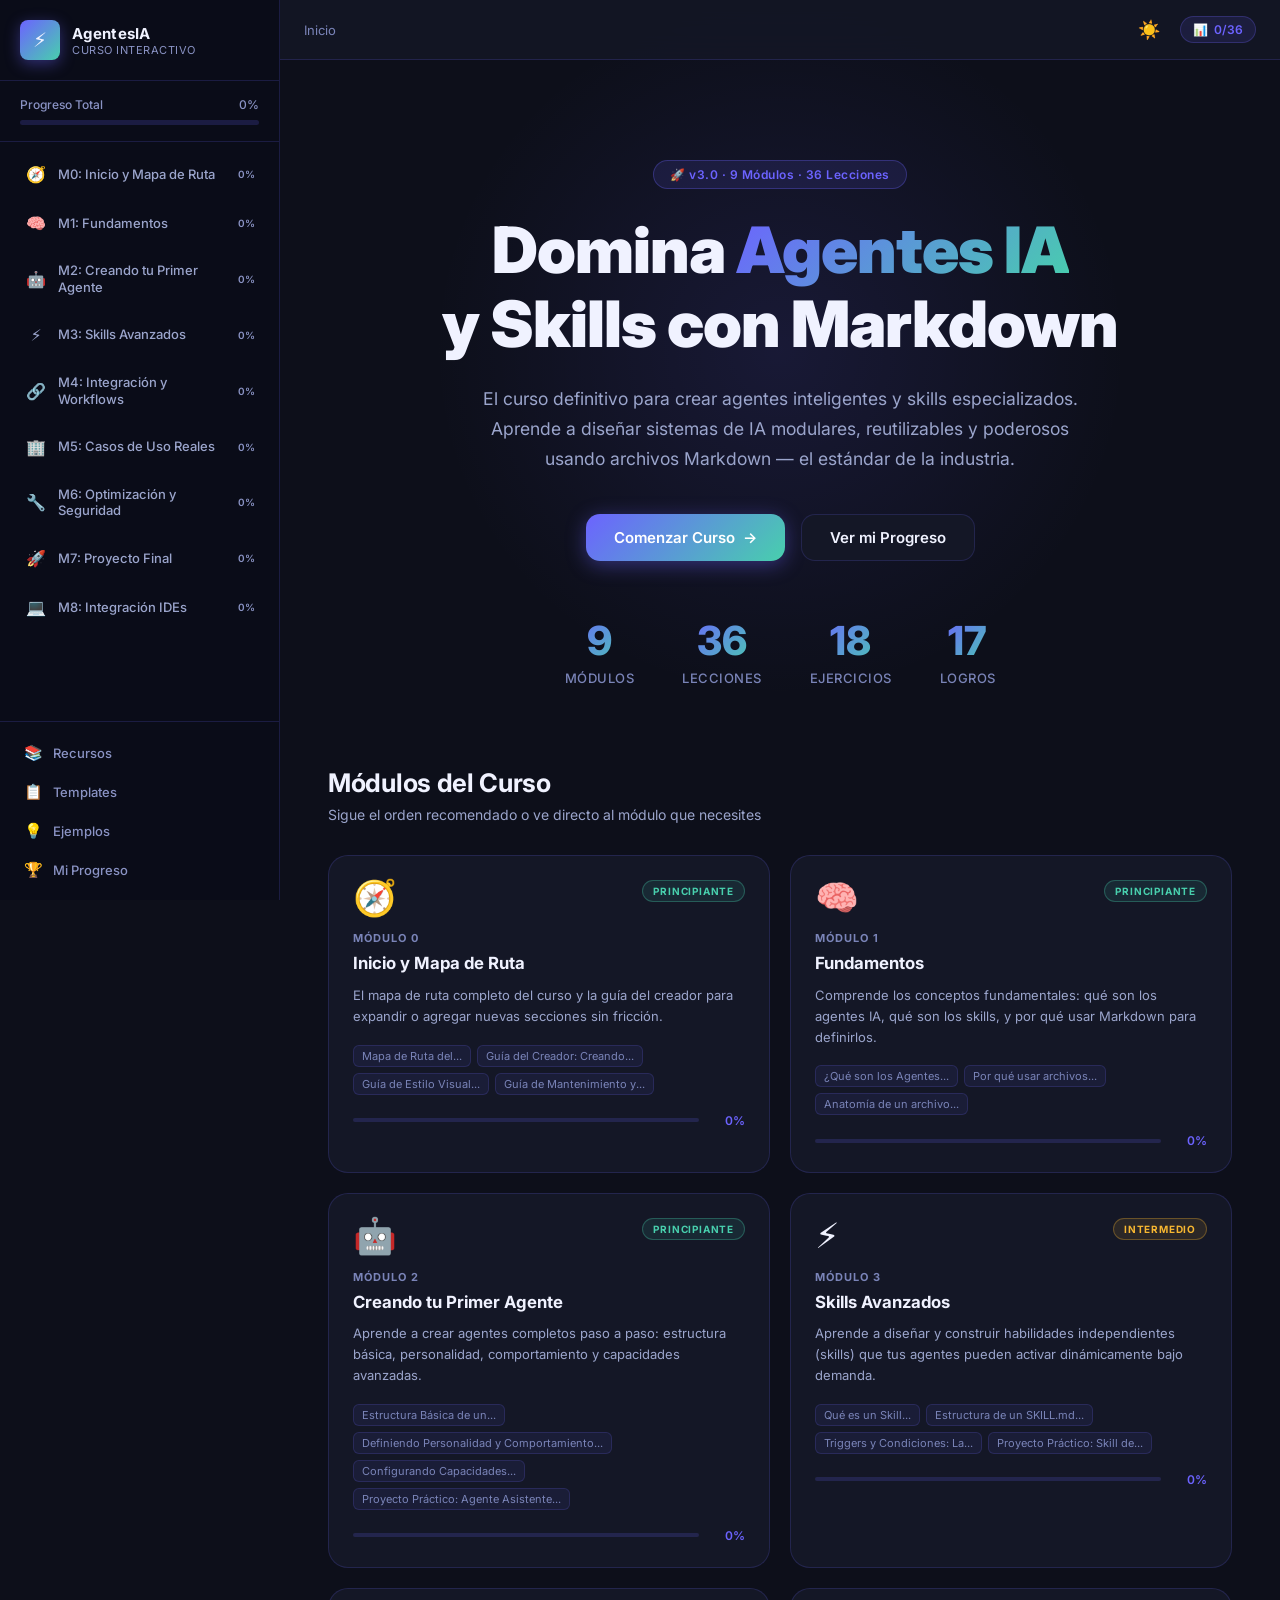
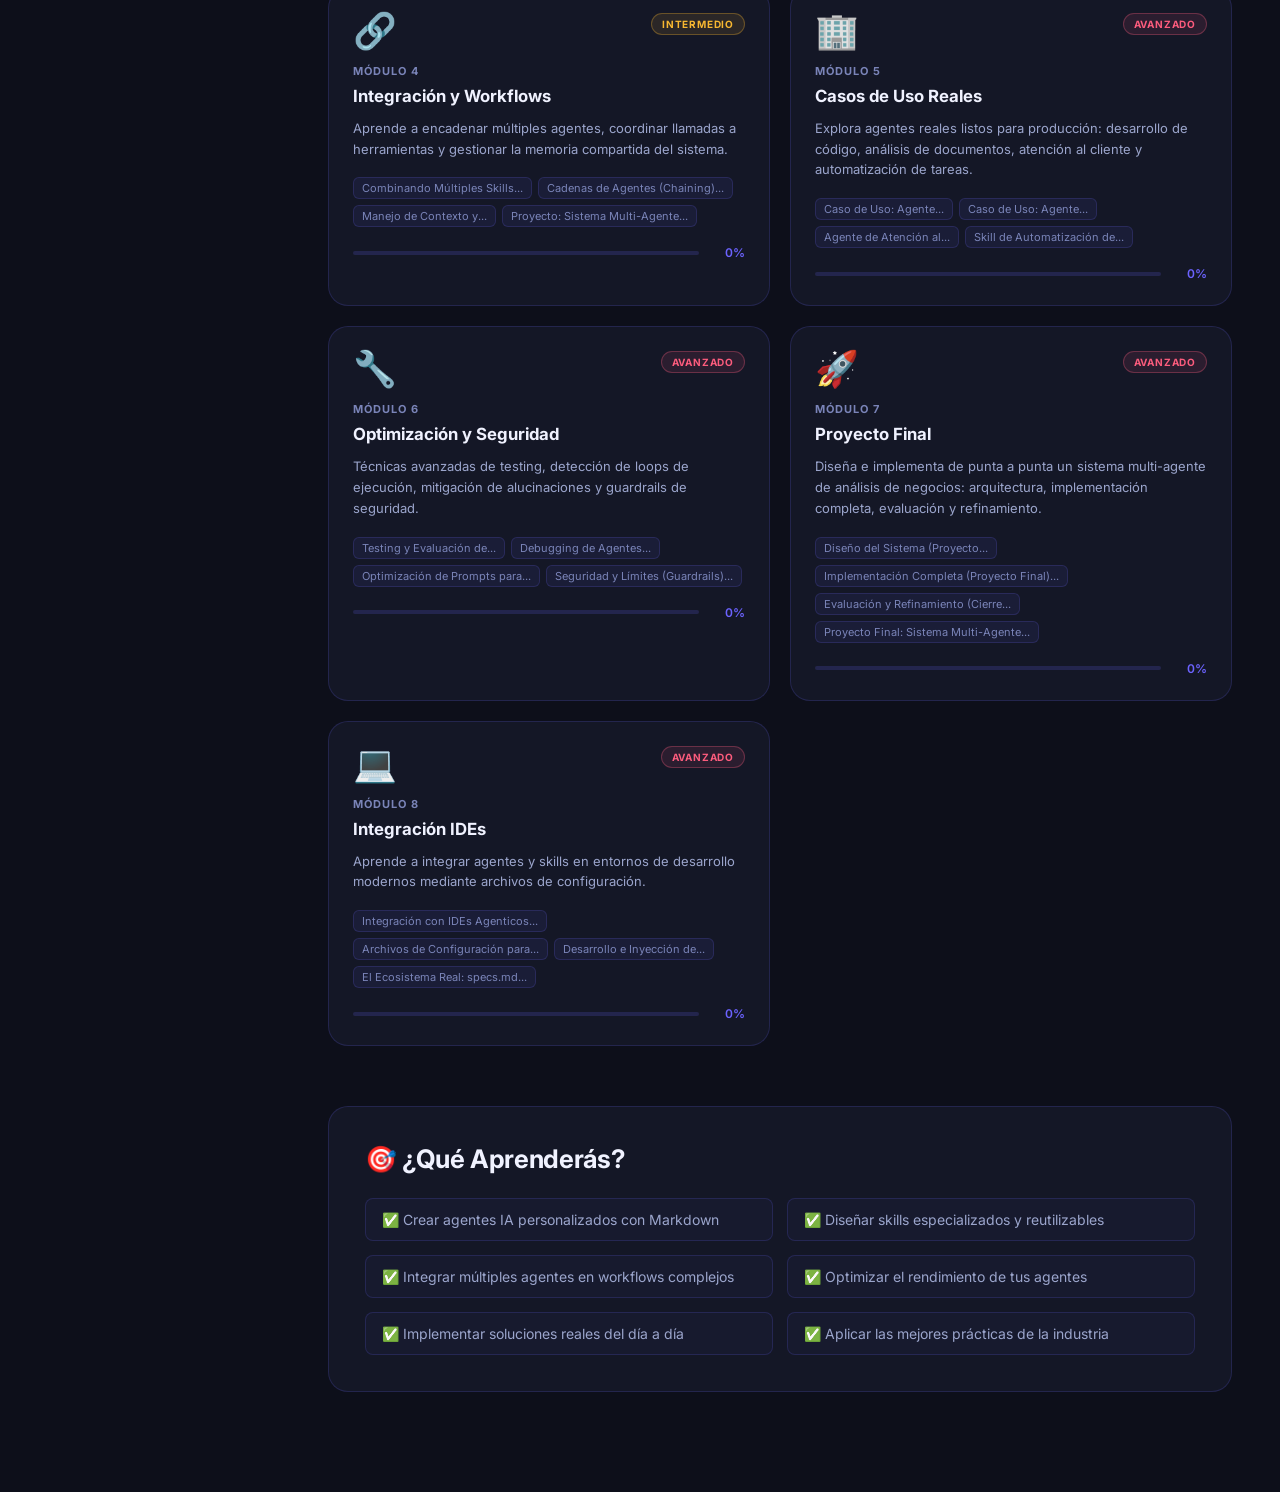
<file: CursoAgentesWebV3/index.html>
<!DOCTYPE html>
<html lang="es">

<head>
  <meta charset="UTF-8" />
  <meta name="viewport" content="width=device-width, initial-scale=1.0" />
  <title>Domina Agentes y Skills con IA · Curso Interactivo</title>
  <meta name="description"
    content="Aprende a crear agentes IA y skills mediante archivos Markdown. Curso completo e interactivo con 9 módulos, 36 lecciones, ejercicios prácticos y seguimiento de progreso." />
  <meta name="author" content="Curso Agentes IA" />
  <meta name="keywords" content="agentes IA, skills, markdown, Claude, GPT-4, prompt engineering, LLM, multi-agente" />
  <meta name="theme-color" content="#6C63FF" />

  <!-- Open Graph -->
  <meta property="og:type" content="website" />
  <meta property="og:title" content="Domina Agentes y Skills con IA · Curso Interactivo" />
  <meta property="og:description"
    content="9 módulos · 36 lecciones para aprender a diseñar, construir y desplegar agentes IA y skills profesionales con archivos Markdown." />
  <meta property="og:locale" content="es_ES" />
  <meta property="og:site_name" content="AgentesIA Curso" />

  <!-- Twitter Card -->
  <meta name="twitter:card" content="summary_large_image" />
  <meta name="twitter:title" content="Domina Agentes y Skills con IA" />
  <meta name="twitter:description"
    content="Curso interactivo completo: 9 módulos, 36 lecciones, ejercicios prácticos y proyectos reales." />

  <link rel="icon" href="data:image/svg+xml,%3Csvg xmlns='http://www.w3.org/2000/svg' viewBox='0 0 100 100'%3E%3Ctext y='.9em' font-size='90'%3E%E2%9A%A1%3C/text%3E%3C/svg%3E" />
  <link rel="preconnect" href="https://fonts.googleapis.com" />
  <link rel="preconnect" href="https://fonts.gstatic.com" crossorigin />
  <link
    href="https://fonts.googleapis.com/css2?family=Inter:wght@300;400;500;600;700;800;900&family=JetBrains+Mono:wght@400;500;700&display=swap"
    rel="stylesheet" />
  <link rel="stylesheet" href="css/style.css" />
  <link rel="stylesheet" href="css/prism.css" />
</head>

<body>
  <!-- Skip link para accesibilidad -->
  <a href="#contentArea" class="skip-link">Saltar al contenido principal</a>

  <!-- Sidebar Navigation -->
  <aside class="sidebar" id="sidebar" aria-label="Navegación principal del curso">
    <div class="sidebar-header">
      <div class="logo">
        <div class="logo-icon" aria-hidden="true">⚡</div>
        <div class="logo-text">
          <span class="logo-title">AgentesIA</span>
          <span class="logo-subtitle">Curso Interactivo</span>
        </div>
      </div>
      <button class="sidebar-toggle" id="sidebarClose" aria-label="Cerrar menú">✕</button>
    </div>

    <!-- Progress bar global -->
    <div class="global-progress-bar">
      <div class="gp-label">
        <span>Progreso Total</span>
        <span id="globalProgressPct" aria-live="polite">0%</span>
      </div>
      <div class="gp-track">
        <div class="gp-fill" id="globalProgressFill" role="progressbar" aria-valuemin="0" aria-valuemax="100"
          aria-valuenow="0"></div>
      </div>
    </div>

    <nav class="sidebar-nav" role="navigation" aria-label="Módulos del curso">
      <ul class="module-list" id="moduleList">
        <!-- Generated by JS -->
      </ul>
    </nav>

    <div class="sidebar-footer">
      <a href="#recursos" class="sidebar-link" id="linkRecursos" data-section="recursos">
        <span class="sl-icon" aria-hidden="true">📚</span> Recursos
      </a>
      <a href="#templates" class="sidebar-link" id="linkTemplates" data-section="templates">
        <span class="sl-icon" aria-hidden="true">📋</span> Templates
      </a>
      <a href="#ejemplos" class="sidebar-link" id="linkEjemplos" data-section="ejemplos">
        <span class="sl-icon" aria-hidden="true">💡</span> Ejemplos
      </a>
      <a href="#progreso" class="sidebar-link" id="linkProgreso" data-section="progreso">
        <span class="sl-icon" aria-hidden="true">🏆</span> Mi Progreso
      </a>
    </div>
  </aside>

  <!-- Main Content -->
  <div class="main-wrapper">
    <!-- Top Bar -->
    <header class="topbar">
      <button class="hamburger" id="sidebarOpen" aria-label="Abrir menú de navegación">
        <span></span><span></span><span></span>
      </button>
      <nav class="breadcrumb" id="breadcrumb" aria-label="Ruta de navegación">
        <span>Inicio</span>
      </nav>
      <div class="topbar-actions">
        <button class="btn-icon" id="themeToggle" aria-label="Cambiar tema claro/oscuro" title="Cambiar tema">🌙</button>
        <div class="progress-badge" id="progressBadge" role="button" tabindex="0"
          aria-label="Ver mi progreso del curso">
          <span class="pb-icon" aria-hidden="true">📊</span>
          <span id="progressText">0/36</span>
        </div>
      </div>
    </header>

    <!-- Content Area -->
    <main class="content-area" id="contentArea" role="main" tabindex="-1">
      <!-- Landing / Home -->
      <section class="page active" id="page-home" aria-labelledby="home-title">
        <div class="hero">
          <div class="hero-badge">🚀 v3.0 · 9 Módulos · 36 Lecciones</div>
          <h1 class="hero-title" id="home-title">
            Domina <span class="gradient-text">Agentes IA</span><br />y Skills con Markdown
          </h1>
          <p class="hero-subtitle">
            El curso definitivo para crear agentes inteligentes y skills especializados.
            Aprende a diseñar sistemas de IA modulares, reutilizables y poderosos
            usando archivos Markdown — el estándar de la industria.
          </p>
          <div class="hero-actions">
            <button class="btn-primary" id="startCourseBtn">
              <span>Comenzar Curso</span>
              <span class="btn-arrow" aria-hidden="true">→</span>
            </button>
            <button class="btn-secondary" id="viewProgressBtn">
              <span>Ver mi Progreso</span>
            </button>
          </div>
          <div class="hero-stats">
            <div class="stat-item">
              <span class="stat-num">9</span>
              <span class="stat-label">Módulos</span>
            </div>
            <div class="stat-item">
              <span class="stat-num">36</span>
              <span class="stat-label">Lecciones</span>
            </div>
            <div class="stat-item">
              <span class="stat-num">18</span>
              <span class="stat-label">Ejercicios</span>
            </div>
            <div class="stat-item">
              <span class="stat-num">17</span>
              <span class="stat-label">Logros</span>
            </div>
          </div>
        </div>

        <!-- Module Cards Grid -->
        <div class="section-header">
          <h2 class="section-title">Módulos del Curso</h2>
          <p class="section-desc">Sigue el orden recomendado o ve directo al módulo que necesites</p>
        </div>
        <div class="modules-grid" id="modulesGrid">
          <!-- Generated by JS -->
        </div>

        <!-- Objectives -->
        <div class="objectives-section">
          <h2 class="section-title">🎯 ¿Qué Aprenderás?</h2>
          <div class="objectives-grid">
            <div class="obj-item">✅ Crear agentes IA personalizados con Markdown</div>
            <div class="obj-item">✅ Diseñar skills especializados y reutilizables</div>
            <div class="obj-item">✅ Integrar múltiples agentes en workflows complejos</div>
            <div class="obj-item">✅ Optimizar el rendimiento de tus agentes</div>
            <div class="obj-item">✅ Implementar soluciones reales del día a día</div>
            <div class="obj-item">✅ Aplicar las mejores prácticas de la industria</div>
          </div>
        </div>
      </section>

      <!-- Lesson Page (reused) -->
      <section class="page" id="page-lesson" aria-labelledby="lesson-title">
        <div class="lesson-layout">
          <div class="lesson-main">
            <div class="lesson-header">
              <div class="lesson-meta" id="lessonMeta"></div>
              <h1 class="lesson-title" id="lessonTitle"></h1>
              <div class="lesson-info-bar">
                <span id="lessonDifficulty"></span>
                <span id="lessonTime"></span>
              </div>
            </div>
            <div class="lesson-content" id="lessonContent"></div>
            <div class="lesson-nav">
              <button class="btn-ghost" id="prevLesson" aria-label="Lección anterior">← Anterior</button>
              <button class="btn-primary" id="markComplete">✓ Marcar como Completada</button>
              <button class="btn-ghost" id="nextLesson" aria-label="Siguiente lección">Siguiente →</button>
            </div>
          </div>
          <aside class="lesson-sidebar" aria-label="Información complementaria de la lección">
            <div class="ls-section">
              <h3>En esta lección</h3>
              <div id="lessonTOC" class="toc-list"></div>
            </div>
            <div class="ls-section" id="lessonExerciseBox">
              <h3>💪 Ejercicio</h3>
              <div id="lessonExercise"></div>
            </div>
            <div class="ls-section">
              <h3>📦 Recursos de la lección</h3>
              <div id="lessonResources" class="lesson-resources-list"></div>
            </div>
          </aside>
        </div>
      </section>

      <!-- Resources Page -->
      <section class="page" id="page-recursos" aria-labelledby="recursos-title">
        <div class="page-header">
          <h1 id="recursos-title">📚 Recursos del Curso</h1>
          <p>Referencias, cheatsheets y guías de implementación</p>
        </div>
        <div id="recursosContent"></div>
      </section>

      <!-- Templates Page -->
      <section class="page" id="page-templates" aria-labelledby="templates-title">
        <div class="page-header">
          <h1 id="templates-title">📋 Templates y Plantillas</h1>
          <p>Plantillas listas para usar en tus proyectos</p>
        </div>
        <div id="templatesContent"></div>
      </section>

      <!-- Examples Page -->
      <section class="page" id="page-ejemplos" aria-labelledby="ejemplos-title">
        <div class="page-header">
          <h1 id="ejemplos-title">💡 Ejemplos Completos</h1>
          <p>Implementaciones reales de agentes y skills</p>
        </div>
        <div id="ejemplosContent"></div>
      </section>

      <!-- Progress Page -->
      <section class="page" id="page-progreso" aria-labelledby="progreso-title">
        <div class="page-header">
          <h1 id="progreso-title">🏆 Mi Progreso</h1>
          <p>Visualiza tu avance y estadísticas del curso</p>
        </div>
        <div id="progresoContent"></div>
      </section>
    </main>
  </div>

  <!-- Exercise Modal -->
  <div class="modal-overlay" id="exerciseModal" role="dialog" aria-modal="true" aria-labelledby="exerciseModalTitle">
    <div class="modal-box">
      <div class="modal-header">
        <h2 id="exerciseModalTitle">Ejercicio Práctico</h2>
        <button class="modal-close" id="closeExerciseModal" aria-label="Cerrar modal">✕</button>
      </div>
      <div class="modal-body" id="exerciseModalBody"></div>
      <div class="modal-footer">
        <button class="btn-secondary" id="cancelExercise">Cancelar</button>
        <button class="btn-primary" id="submitExercise">Enviar Respuesta</button>
      </div>
    </div>
  </div>

  <!-- Toast Notification -->
  <div class="toast" id="toast" role="status" aria-live="polite" aria-atomic="true"></div>

  <!-- Datos del curso (fuente única, sin build step). Orden de carga obligatorio: core primero -->
  <script src="js/data/core.js"></script>
  <script src="js/data/modulo-0.js"></script>
  <script src="js/data/modulo-1.js"></script>
  <script src="js/data/modulo-2.js"></script>
  <script src="js/data/modulo-3.js"></script>
  <script src="js/data/modulo-4.js"></script>
  <script src="js/data/modulo-5.js"></script>
  <script src="js/data/modulo-6.js"></script>
  <script src="js/data/modulo-7.js"></script>
  <script src="js/data/modulo-8.js"></script>
  <script src="js/data/recursos.js"></script>
  <script src="js/data/templates.js"></script>
  <script src="js/data/ejemplos.js"></script>
  <script src="js/prism.js"></script>
  <script src="js/markdown.js"></script>
  <script src="js/app.js"></script>
</body>

</html>
</file>
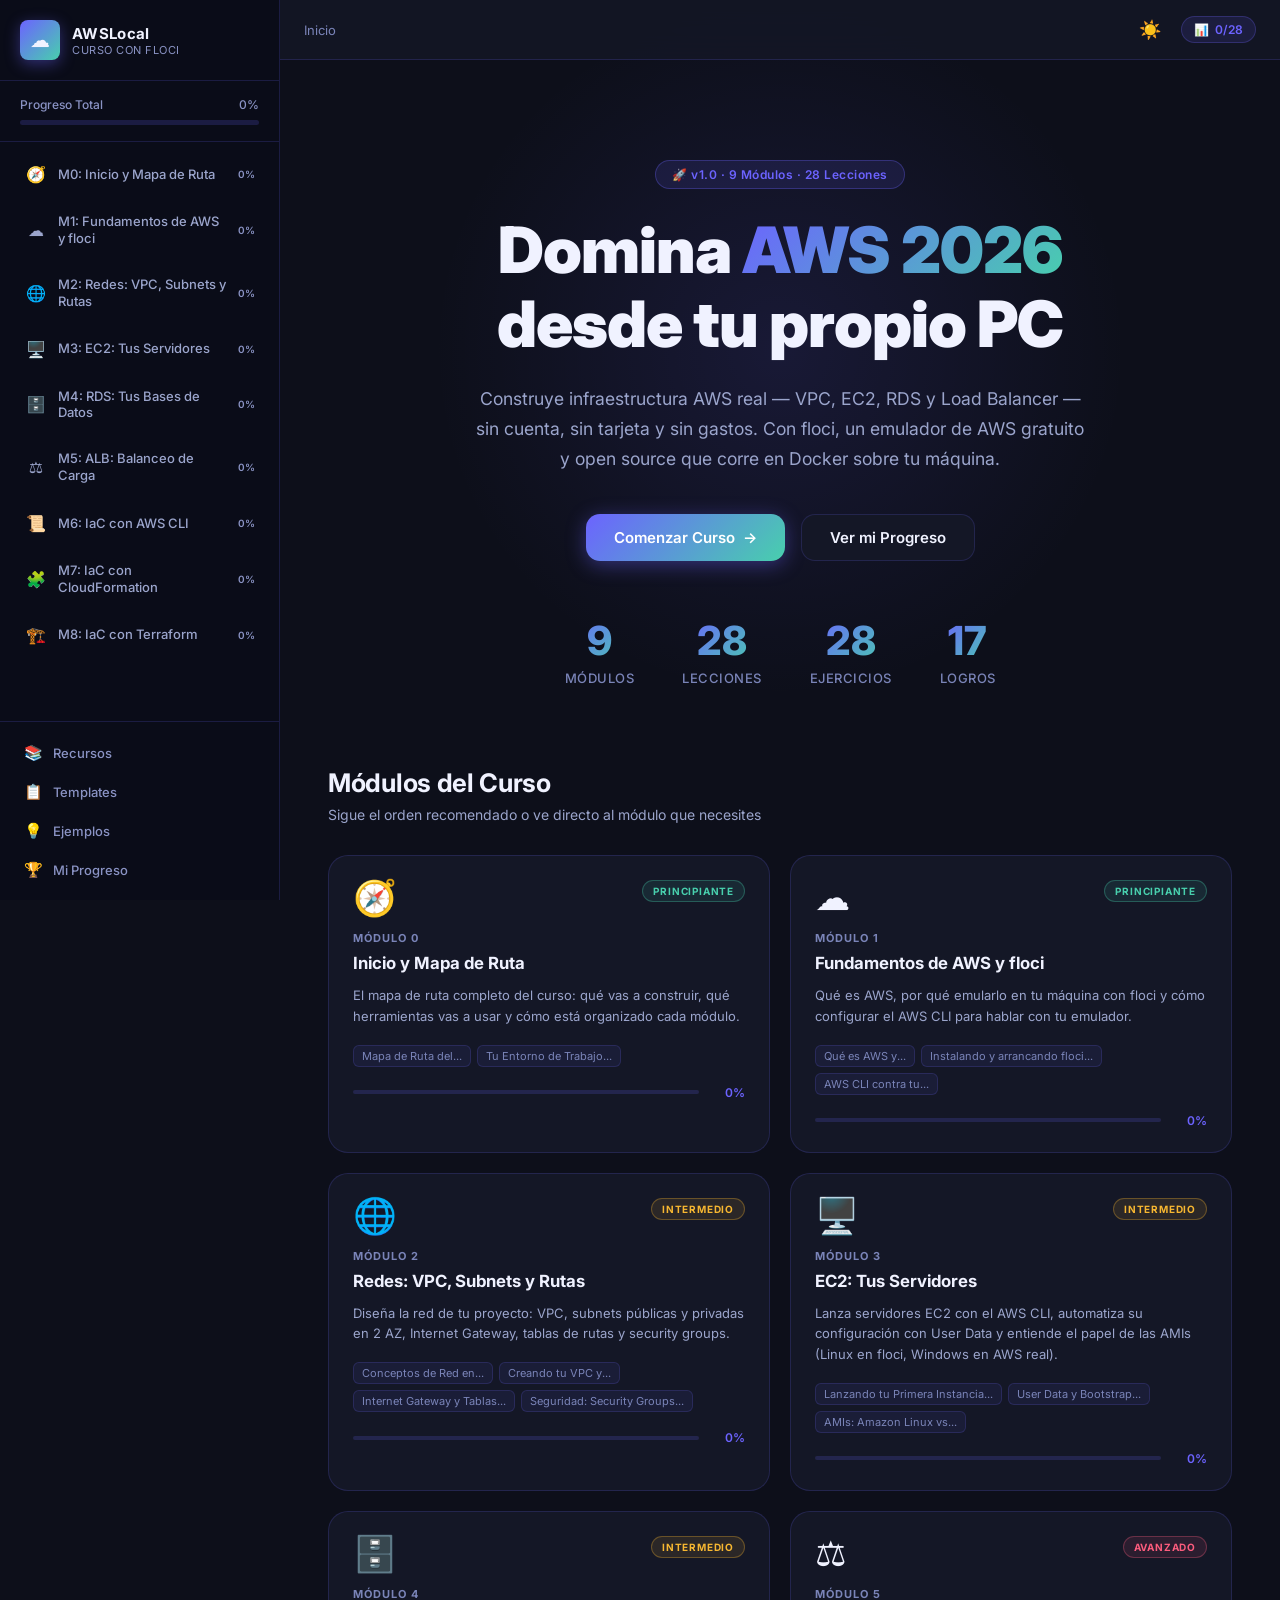
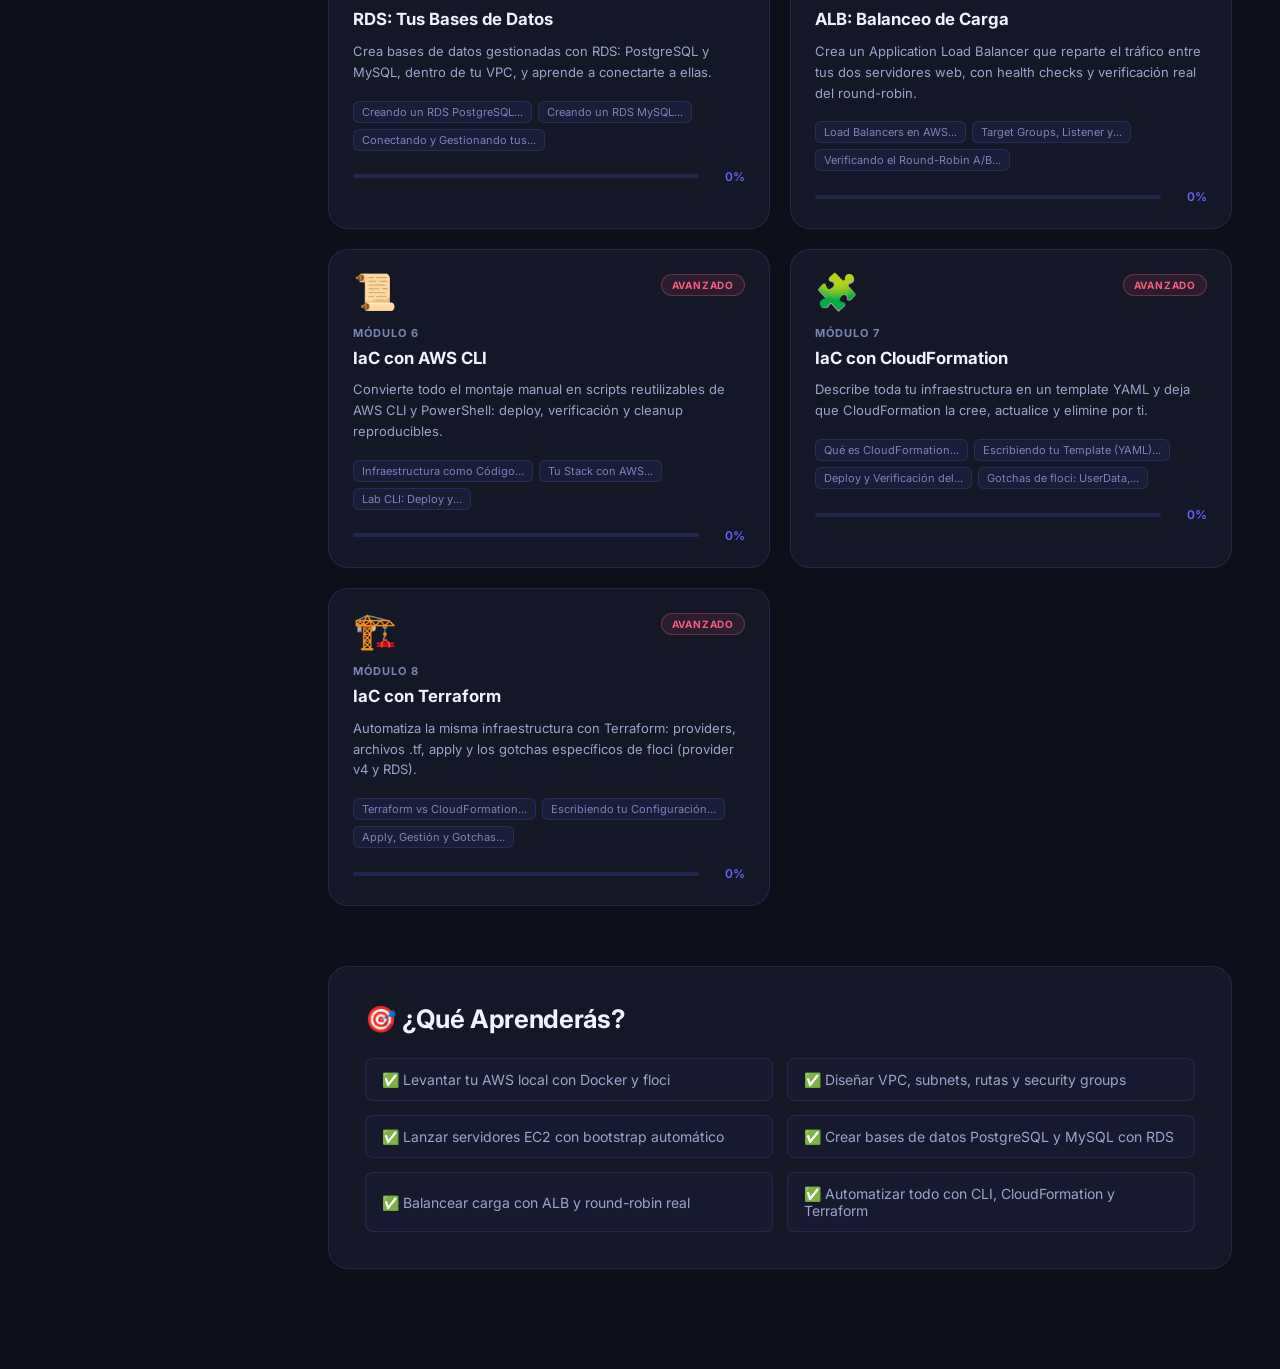
<file: CursoAWSLocalWeb/index.html>
<!DOCTYPE html>
<html lang="es">

<head>
  <meta charset="UTF-8" />
  <meta name="viewport" content="width=device-width, initial-scale=1.0" />
  <title>Domina AWS Local con Floci · Curso Interactivo</title>
  <meta name="description"
    content="Aprende AWS de forma práctica sin cuenta ni gastos: VPC, EC2, RDS y ALB emulados en local con floci. Curso completo e interactivo con 9 módulos, 28 lecciones, ejercicios y seguimiento de progreso." />
  <meta name="author" content="Curso AWS Local" />
  <meta name="keywords" content="aws, floci, emulador, VPC, EC2, RDS, ALB, terraform, cloudformation, aws cli, local" />
  <meta name="theme-color" content="#FF9900" />

  <!-- Open Graph -->
  <meta property="og:type" content="website" />
  <meta property="og:title" content="Domina AWS Local con Floci · Curso Interactivo" />
  <meta property="og:description"
    content="9 módulos · 28 lecciones para construir infraestructura AWS real (VPC, EC2, RDS, ALB) 100% en local con floci." />
  <meta property="og:locale" content="es_ES" />
  <meta property="og:site_name" content="AWS Local Curso" />

  <!-- Twitter Card -->
  <meta name="twitter:card" content="summary_large_image" />
  <meta name="twitter:title" content="Domina AWS Local con Floci" />
  <meta name="twitter:description"
    content="Curso interactivo completo: 9 módulos, 28 lecciones, ejercicios prácticos y proyectos reales." />

  <link rel="icon" href="data:image/svg+xml,%3Csvg xmlns='http://www.w3.org/2000/svg' viewBox='0 0 100 100'%3E%3Ctext y='.9em' font-size='90'%3E%E2%98%81%3C/text%3E%3C/svg%3E" />
  <link rel="preconnect" href="https://fonts.googleapis.com" />
  <link rel="preconnect" href="https://fonts.gstatic.com" crossorigin />
  <link
    href="https://fonts.googleapis.com/css2?family=Inter:wght@300;400;500;600;700;800;900&family=JetBrains+Mono:wght@400;500;700&display=swap"
    rel="stylesheet" />
  <link rel="stylesheet" href="css/style.css" />
  <link rel="stylesheet" href="css/prism.css" />
</head>

<body>
  <!-- Skip link para accesibilidad -->
  <a href="#contentArea" class="skip-link">Saltar al contenido principal</a>

  <!-- Sidebar Navigation -->
  <aside class="sidebar" id="sidebar" aria-label="Navegación principal del curso">
    <div class="sidebar-header">
      <div class="logo">
        <div class="logo-icon" aria-hidden="true">☁</div>
        <div class="logo-text">
          <span class="logo-title">AWSLocal</span>
          <span class="logo-subtitle">Curso con Floci</span>
        </div>
      </div>
      <button class="sidebar-toggle" id="sidebarClose" aria-label="Cerrar menú">✕</button>
    </div>

    <!-- Progress bar global -->
    <div class="global-progress-bar">
      <div class="gp-label">
        <span>Progreso Total</span>
        <span id="globalProgressPct" aria-live="polite">0%</span>
      </div>
      <div class="gp-track">
        <div class="gp-fill" id="globalProgressFill" role="progressbar" aria-valuemin="0" aria-valuemax="100"
          aria-valuenow="0"></div>
      </div>
    </div>

    <nav class="sidebar-nav" role="navigation" aria-label="Módulos del curso">
      <ul class="module-list" id="moduleList">
        <!-- Generated by JS -->
      </ul>
    </nav>

    <div class="sidebar-footer">
      <a href="#recursos" class="sidebar-link" id="linkRecursos" data-section="recursos">
        <span class="sl-icon" aria-hidden="true">📚</span> Recursos
      </a>
      <a href="#templates" class="sidebar-link" id="linkTemplates" data-section="templates">
        <span class="sl-icon" aria-hidden="true">📋</span> Templates
      </a>
      <a href="#ejemplos" class="sidebar-link" id="linkEjemplos" data-section="ejemplos">
        <span class="sl-icon" aria-hidden="true">💡</span> Ejemplos
      </a>
      <a href="#progreso" class="sidebar-link" id="linkProgreso" data-section="progreso">
        <span class="sl-icon" aria-hidden="true">🏆</span> Mi Progreso
      </a>
    </div>
  </aside>

  <!-- Main Content -->
  <div class="main-wrapper">
    <!-- Top Bar -->
    <header class="topbar">
      <button class="hamburger" id="sidebarOpen" aria-label="Abrir menú de navegación">
        <span></span><span></span><span></span>
      </button>
      <nav class="breadcrumb" id="breadcrumb" aria-label="Ruta de navegación">
        <span>Inicio</span>
      </nav>
      <div class="topbar-actions">
        <button class="btn-icon" id="themeToggle" aria-label="Cambiar tema claro/oscuro" title="Cambiar tema">🌙</button>
        <div class="progress-badge" id="progressBadge" role="button" tabindex="0"
          aria-label="Ver mi progreso del curso">
          <span class="pb-icon" aria-hidden="true">📊</span>
          <span id="progressText">0/28</span>
        </div>
      </div>
    </header>

    <!-- Content Area -->
    <main class="content-area" id="contentArea" role="main" tabindex="-1">
      <!-- Landing / Home -->
      <section class="page active" id="page-home" aria-labelledby="home-title">
        <div class="hero">
          <div class="hero-badge">🚀 v1.0 · 9 Módulos · 28 Lecciones</div>
          <h1 class="hero-title" id="home-title">
            Domina <span class="gradient-text">AWS 2026</span><br />desde tu propio PC
          </h1>
          <p class="hero-subtitle">
            Construye infraestructura AWS real — VPC, EC2, RDS y Load Balancer —
            sin cuenta, sin tarjeta y sin gastos. Con floci, un emulador de AWS
            gratuito y open source que corre en Docker sobre tu máquina.
          </p>
          <div class="hero-actions">
            <button class="btn-primary" id="startCourseBtn">
              <span>Comenzar Curso</span>
              <span class="btn-arrow" aria-hidden="true">→</span>
            </button>
            <button class="btn-secondary" id="viewProgressBtn">
              <span>Ver mi Progreso</span>
            </button>
          </div>
          <div class="hero-stats">
            <div class="stat-item">
              <span class="stat-num">9</span>
              <span class="stat-label">Módulos</span>
            </div>
            <div class="stat-item">
              <span class="stat-num">28</span>
              <span class="stat-label">Lecciones</span>
            </div>
            <div class="stat-item">
              <span class="stat-num">28</span>
              <span class="stat-label">Ejercicios</span>
            </div>
            <div class="stat-item">
              <span class="stat-num">17</span>
              <span class="stat-label">Logros</span>
            </div>
          </div>
        </div>

        <!-- Module Cards Grid -->
        <div class="section-header">
          <h2 class="section-title">Módulos del Curso</h2>
          <p class="section-desc">Sigue el orden recomendado o ve directo al módulo que necesites</p>
        </div>
        <div class="modules-grid" id="modulesGrid">
          <!-- Generated by JS -->
        </div>

        <!-- Objectives -->
        <div class="objectives-section">
          <h2 class="section-title">🎯 ¿Qué Aprenderás?</h2>
          <div class="objectives-grid">
            <div class="obj-item">✅ Levantar tu AWS local con Docker y floci</div>
            <div class="obj-item">✅ Diseñar VPC, subnets, rutas y security groups</div>
            <div class="obj-item">✅ Lanzar servidores EC2 con bootstrap automático</div>
            <div class="obj-item">✅ Crear bases de datos PostgreSQL y MySQL con RDS</div>
            <div class="obj-item">✅ Balancear carga con ALB y round-robin real</div>
            <div class="obj-item">✅ Automatizar todo con CLI, CloudFormation y Terraform</div>
          </div>
        </div>
      </section>

      <!-- Lesson Page (reused) -->
      <section class="page" id="page-lesson" aria-labelledby="lesson-title">
        <div class="lesson-layout">
          <div class="lesson-main">
            <div class="lesson-header">
              <div class="lesson-meta" id="lessonMeta"></div>
              <h1 class="lesson-title" id="lessonTitle"></h1>
              <div class="lesson-info-bar">
                <span id="lessonDifficulty"></span>
                <span id="lessonTime"></span>
              </div>
            </div>
            <div class="lesson-content" id="lessonContent"></div>
            <div class="lesson-nav">
              <button class="btn-ghost" id="prevLesson" aria-label="Lección anterior">← Anterior</button>
              <button class="btn-primary" id="markComplete">✓ Marcar como Completada</button>
              <button class="btn-ghost" id="nextLesson" aria-label="Siguiente lección">Siguiente →</button>
            </div>
          </div>
          <aside class="lesson-sidebar" aria-label="Información complementaria de la lección">
            <div class="ls-section">
              <h3>En esta lección</h3>
              <div id="lessonTOC" class="toc-list"></div>
            </div>
            <div class="ls-section" id="lessonExerciseBox">
              <h3>💪 Ejercicio</h3>
              <div id="lessonExercise"></div>
            </div>
            <div class="ls-section">
              <h3>📦 Recursos de la lección</h3>
              <div id="lessonResources" class="lesson-resources-list"></div>
            </div>
          </aside>
        </div>
      </section>

      <!-- Resources Page -->
      <section class="page" id="page-recursos" aria-labelledby="recursos-title">
        <div class="page-header">
          <h1 id="recursos-title">📚 Recursos del Curso</h1>
          <p>Referencias, cheatsheets y guías de implementación</p>
        </div>
        <div id="recursosContent"></div>
      </section>

      <!-- Templates Page -->
      <section class="page" id="page-templates" aria-labelledby="templates-title">
        <div class="page-header">
          <h1 id="templates-title">📋 Templates y Plantillas</h1>
          <p>Plantillas listas para usar en tus proyectos</p>
        </div>
        <div id="templatesContent"></div>
      </section>

      <!-- Examples Page -->
      <section class="page" id="page-ejemplos" aria-labelledby="ejemplos-title">
        <div class="page-header">
          <h1 id="ejemplos-title">💡 Ejemplos Completos</h1>
          <p>Implementaciones reales de la infraestructura del curso</p>
        </div>
        <div id="ejemplosContent"></div>
      </section>

      <!-- Progress Page -->
      <section class="page" id="page-progreso" aria-labelledby="progreso-title">
        <div class="page-header">
          <h1 id="progreso-title">🏆 Mi Progreso</h1>
          <p>Visualiza tu avance y estadísticas del curso</p>
        </div>
        <div id="progresoContent"></div>
      </section>
    </main>
  </div>

  <!-- Exercise Modal -->
  <div class="modal-overlay" id="exerciseModal" role="dialog" aria-modal="true" aria-labelledby="exerciseModalTitle">
    <div class="modal-box">
      <div class="modal-header">
        <h2 id="exerciseModalTitle">Ejercicio Práctico</h2>
        <button class="modal-close" id="closeExerciseModal" aria-label="Cerrar modal">✕</button>
      </div>
      <div class="modal-body" id="exerciseModalBody"></div>
      <div class="modal-footer">
        <button class="btn-secondary" id="cancelExercise">Cancelar</button>
        <button class="btn-primary" id="submitExercise">Enviar Respuesta</button>
      </div>
    </div>
  </div>

  <!-- Toast Notification -->
  <div class="toast" id="toast" role="status" aria-live="polite" aria-atomic="true"></div>

  <!-- Datos del curso (fuente única, sin build step). Orden de carga obligatorio: core primero -->
  <script src="js/data/core.js"></script>
  <script src="js/data/modulo-0.js"></script>
  <script src="js/data/modulo-1.js"></script>
  <script src="js/data/modulo-2.js"></script>
  <script src="js/data/modulo-3.js"></script>
  <script src="js/data/modulo-4.js"></script>
  <script src="js/data/modulo-5.js"></script>
  <script src="js/data/modulo-6.js"></script>
  <script src="js/data/modulo-7.js"></script>
  <script src="js/data/modulo-8.js"></script>
  <script src="js/data/recursos.js"></script>
  <script src="js/data/templates.js"></script>
  <script src="js/data/ejemplos.js"></script>
  <script src="js/prism.js"></script>
  <script src="js/markdown.js"></script>
  <script src="js/app.js"></script>
</body>

</html>
</file>
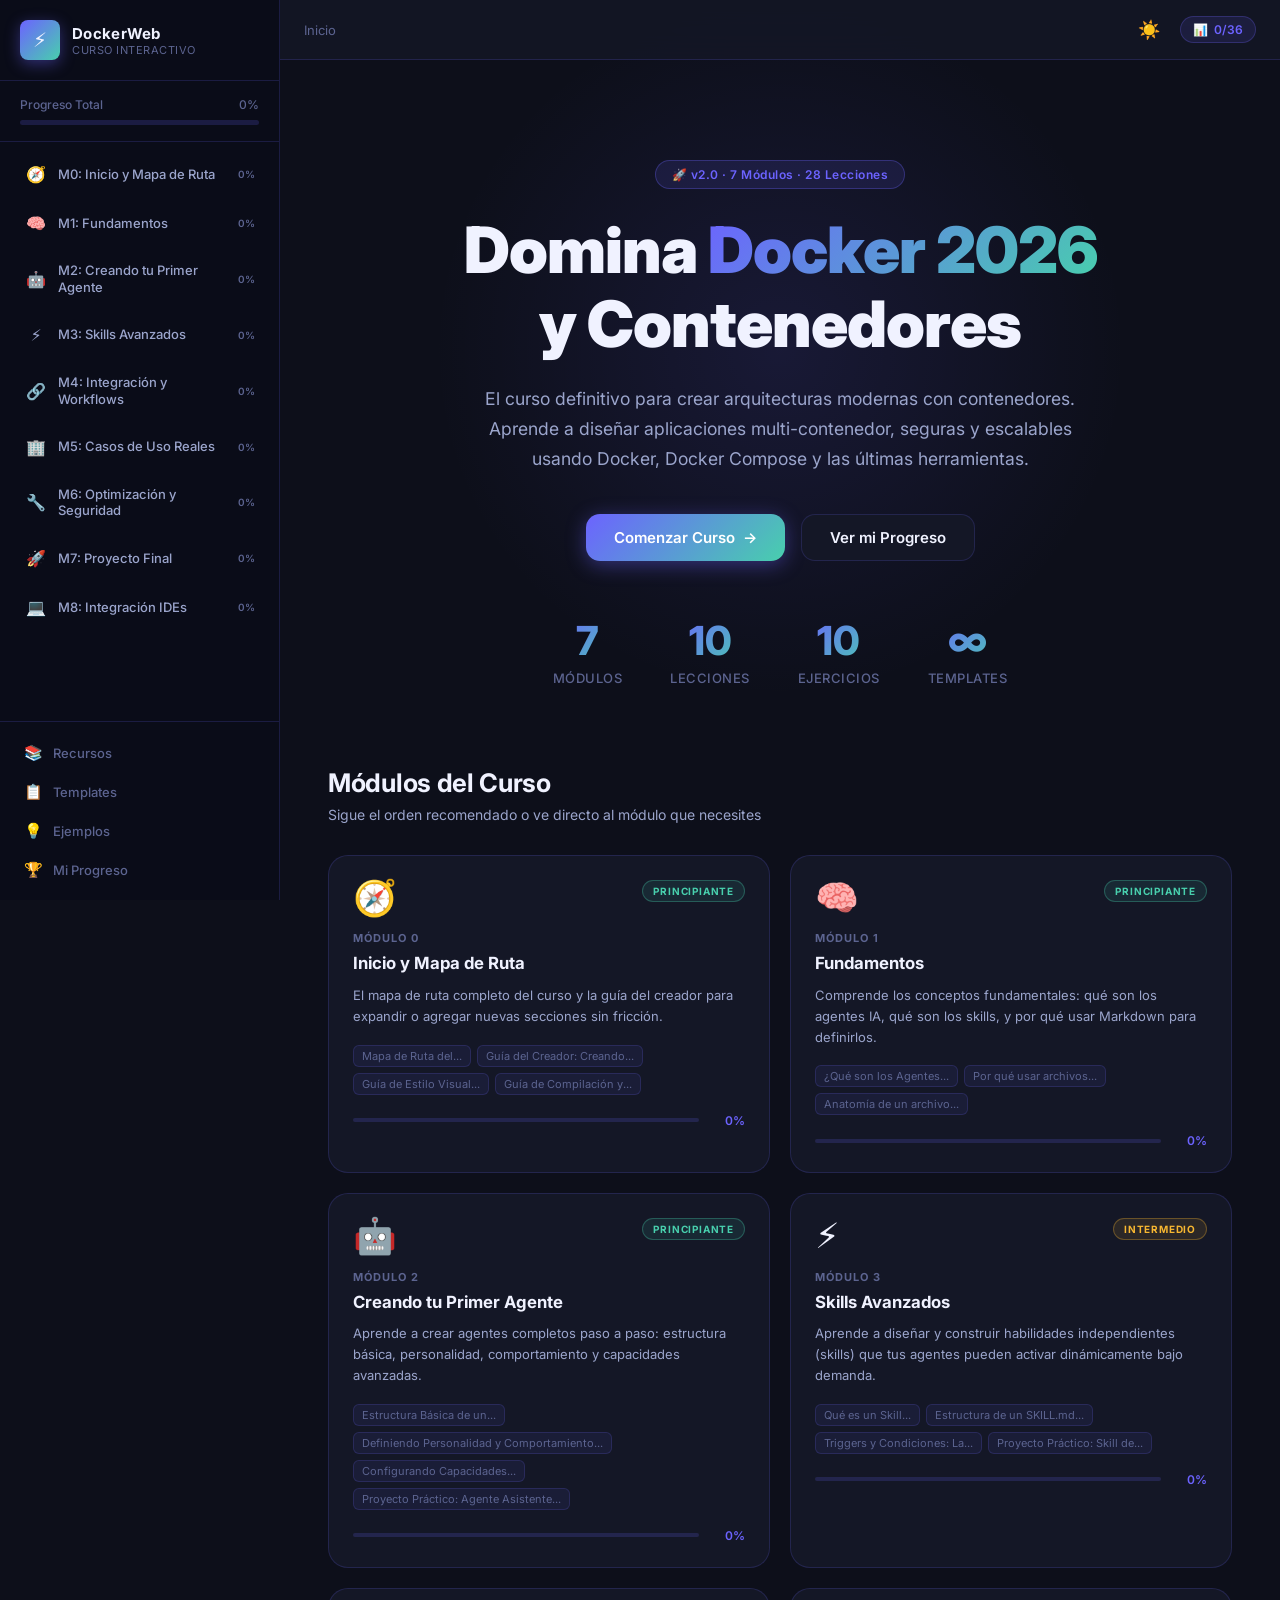
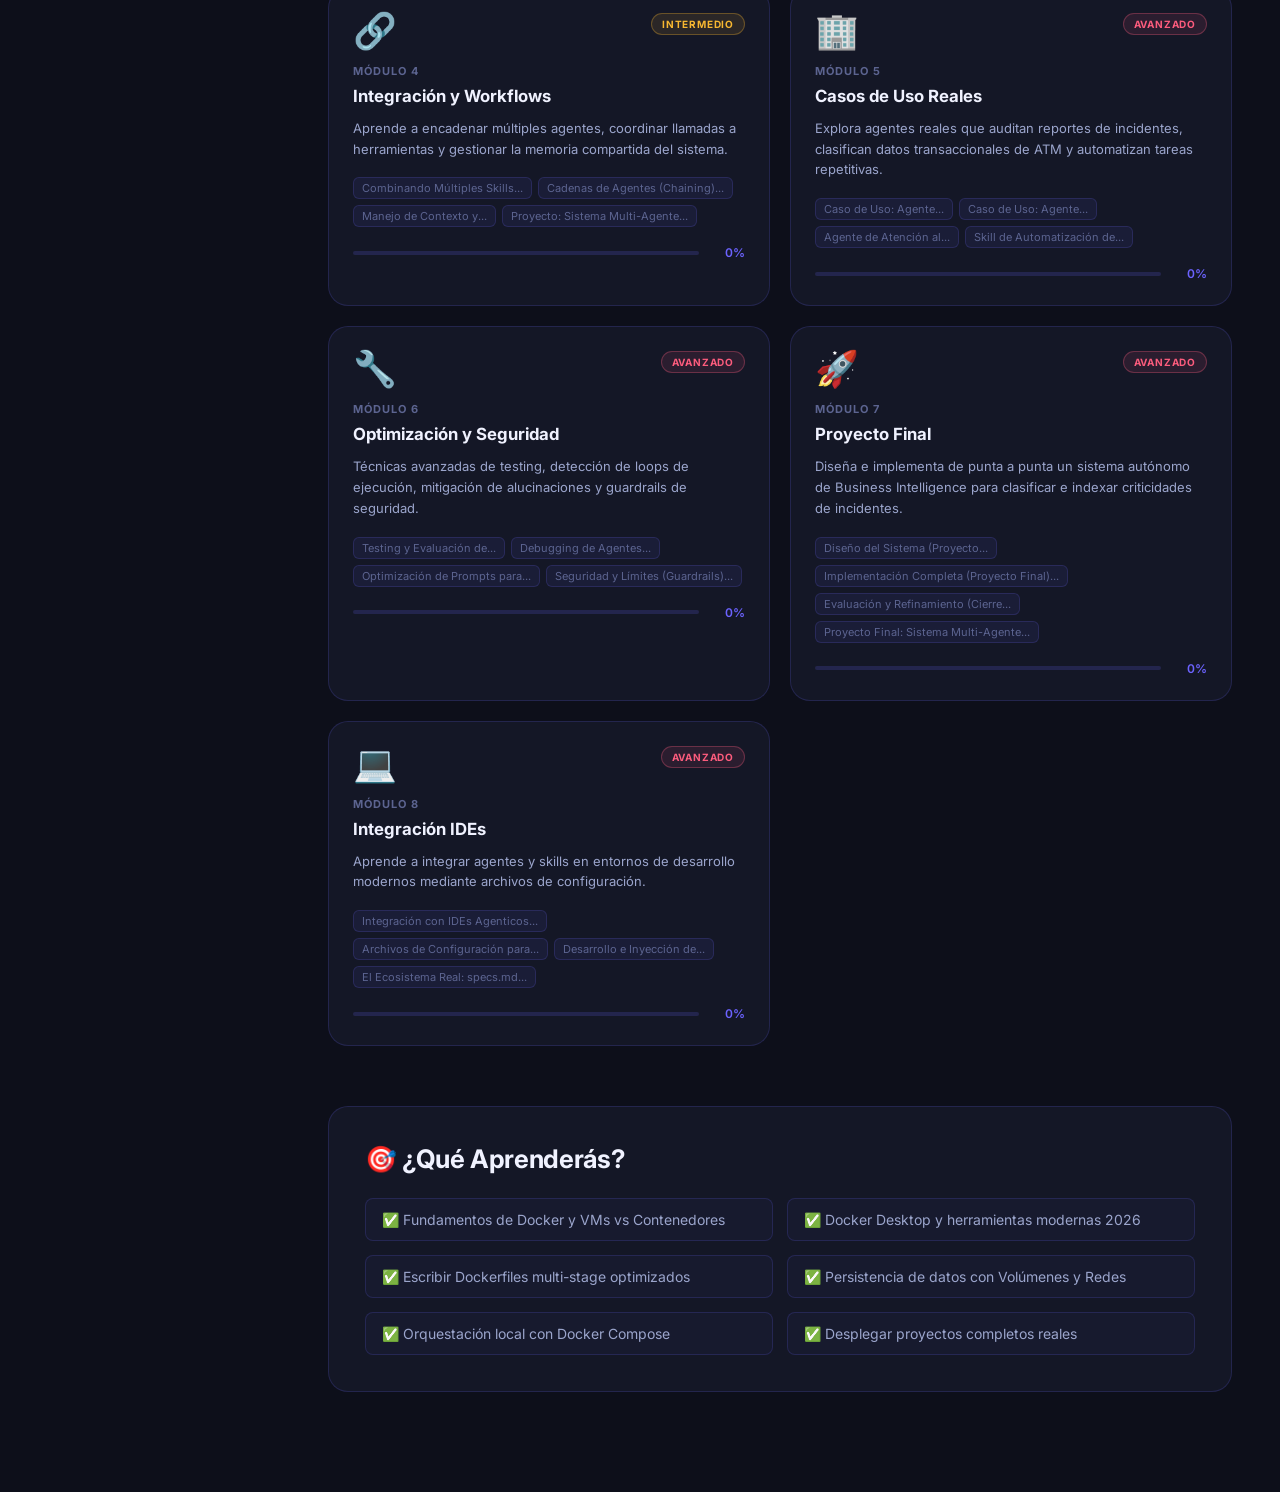
<file: CursoDockerWeb/index.html>
<!DOCTYPE html>
<html lang="es">

<head>
  <meta charset="UTF-8" />
  <meta name="viewport" content="width=device-width, initial-scale=1.0" />
  <title>Domina Docker y Contenedores · Curso Interactivo 2026</title>
  <meta name="description"
    content="Aprende a crear agentes IA y skills mediante archivos Markdown. Curso completo e interactivo con 7 módulos, 28 lecciones, ejercicios prácticos y seguimiento de progreso." />
  <meta name="author" content="Curso Agentes IA" />
  <meta name="keywords" content="agentes IA, skills, markdown, Claude, GPT-4, prompt engineering, LLM, multi-agente" />
  <meta name="theme-color" content="#6C63FF" />

  <!-- Open Graph -->
  <meta property="og:type" content="website" />
  <meta property="og:title" content="Domina Docker y Contenedores · Curso Interactivo" />
  <meta property="og:description"
    content="7 módulos · 28 lecciones para aprender a diseñar, construir y desplegar agentes IA y skills profesionales con archivos Markdown." />
  <meta property="og:locale" content="es_ES" />
  <meta property="og:site_name" content="AgentesIA Curso" />

  <!-- Twitter Card -->
  <meta name="twitter:card" content="summary_large_image" />
  <meta name="twitter:title" content="Domina Docker y Contenedores" />
  <meta name="twitter:description"
    content="Curso interactivo completo: 7 módulos, 28 lecciones, ejercicios prácticos y proyectos reales." />

  <link rel="icon" href="data:image/svg+xml,%3Csvg xmlns='http://www.w3.org/2000/svg' viewBox='0 0 100 100'%3E%3Ctext y='.9em' font-size='90'%3E%E2%9A%A1%3C/text%3E%3C/svg%3E" />
  <link rel="preconnect" href="https://fonts.googleapis.com" />
  <link rel="preconnect" href="https://fonts.gstatic.com" crossorigin />
  <link
    href="https://fonts.googleapis.com/css2?family=Inter:wght@300;400;500;600;700;800;900&family=JetBrains+Mono:wght@400;500;700&display=swap"
    rel="stylesheet" />
  <link rel="stylesheet" href="css/style.css" />
  <link rel="stylesheet" href="css/prism.css" />
</head>

<body>
  <!-- Skip link para accesibilidad -->
  <a href="#contentArea" class="skip-link">Saltar al contenido principal</a>

  <!-- Sidebar Navigation -->
  <aside class="sidebar" id="sidebar" aria-label="Navegación principal del curso">
    <div class="sidebar-header">
      <div class="logo">
        <div class="logo-icon" aria-hidden="true">⚡</div>
        <div class="logo-text">
          <span class="logo-title">DockerWeb</span>
          <span class="logo-subtitle">Curso Interactivo</span>
        </div>
      </div>
      <button class="sidebar-toggle" id="sidebarClose" aria-label="Cerrar menú">✕</button>
    </div>

    <!-- Progress bar global -->
    <div class="global-progress-bar">
      <div class="gp-label">
        <span>Progreso Total</span>
        <span id="globalProgressPct" aria-live="polite">0%</span>
      </div>
      <div class="gp-track">
        <div class="gp-fill" id="globalProgressFill" role="progressbar" aria-valuemin="0" aria-valuemax="100"
          aria-valuenow="0"></div>
      </div>
    </div>

    <nav class="sidebar-nav" role="navigation" aria-label="Módulos del curso">
      <ul class="module-list" id="moduleList">
        <!-- Generated by JS -->
      </ul>
    </nav>

    <div class="sidebar-footer">
      <a href="#recursos" class="sidebar-link" id="linkRecursos" data-section="recursos">
        <span class="sl-icon" aria-hidden="true">📚</span> Recursos
      </a>
      <a href="#templates" class="sidebar-link" id="linkTemplates" data-section="templates">
        <span class="sl-icon" aria-hidden="true">📋</span> Templates
      </a>
      <a href="#ejemplos" class="sidebar-link" id="linkEjemplos" data-section="ejemplos">
        <span class="sl-icon" aria-hidden="true">💡</span> Ejemplos
      </a>
      <a href="#progreso" class="sidebar-link" id="linkProgreso" data-section="progreso">
        <span class="sl-icon" aria-hidden="true">🏆</span> Mi Progreso
      </a>
    </div>
  </aside>

  <!-- Main Content -->
  <div class="main-wrapper">
    <!-- Top Bar -->
    <header class="topbar">
      <button class="hamburger" id="sidebarOpen" aria-label="Abrir menú de navegación">
        <span></span><span></span><span></span>
      </button>
      <nav class="breadcrumb" id="breadcrumb" aria-label="Ruta de navegación">
        <span>Inicio</span>
      </nav>
      <div class="topbar-actions">
        <button class="btn-icon" id="themeToggle" aria-label="Cambiar tema claro/oscuro" title="Cambiar tema">🌙</button>
        <div class="progress-badge" id="progressBadge" role="button" tabindex="0"
          aria-label="Ver mi progreso del curso">
          <span class="pb-icon" aria-hidden="true">📊</span>
          <span id="progressText">0/28</span>
        </div>
      </div>
    </header>

    <!-- Content Area -->
    <main class="content-area" id="contentArea" role="main" tabindex="-1">
      <!-- Landing / Home -->
      <section class="page active" id="page-home" aria-labelledby="home-title">
        <div class="hero">
          <div class="hero-badge">🚀 v2.0 · 7 Módulos · 28 Lecciones</div>
          <h1 class="hero-title" id="home-title">
            Domina <span class="gradient-text">Docker 2026</span><br />y Contenedores
          </h1>
          <p class="hero-subtitle">
            El curso definitivo para crear arquitecturas modernas con contenedores.
            Aprende a diseñar aplicaciones multi-contenedor, seguras y escalables
            usando Docker, Docker Compose y las últimas herramientas.
          </p>
          <div class="hero-actions">
            <button class="btn-primary" id="startCourseBtn">
              <span>Comenzar Curso</span>
              <span class="btn-arrow" aria-hidden="true">→</span>
            </button>
            <button class="btn-secondary" id="viewProgressBtn">
              <span>Ver mi Progreso</span>
            </button>
          </div>
          <div class="hero-stats">
            <div class="stat-item">
              <span class="stat-num">7</span>
              <span class="stat-label">Módulos</span>
            </div>
            <div class="stat-item">
              <span class="stat-num">10</span>
              <span class="stat-label">Lecciones</span>
            </div>
            <div class="stat-item">
              <span class="stat-num">10</span>
              <span class="stat-label">Ejercicios</span>
            </div>
            <div class="stat-item">
              <span class="stat-num">∞</span>
              <span class="stat-label">Templates</span>
            </div>
          </div>
        </div>

        <!-- Module Cards Grid -->
        <div class="section-header">
          <h2 class="section-title">Módulos del Curso</h2>
          <p class="section-desc">Sigue el orden recomendado o ve directo al módulo que necesites</p>
        </div>
        <div class="modules-grid" id="modulesGrid">
          <!-- Generated by JS -->
        </div>

        <!-- Objectives -->
        <div class="objectives-section">
          <h2 class="section-title">🎯 ¿Qué Aprenderás?</h2>
          <div class="objectives-grid">
            <div class="obj-item">✅ Fundamentos de Docker y VMs vs Contenedores</div>
            <div class="obj-item">✅ Docker Desktop y herramientas modernas 2026</div>
            <div class="obj-item">✅ Escribir Dockerfiles multi-stage optimizados</div>
            <div class="obj-item">✅ Persistencia de datos con Volúmenes y Redes</div>
            <div class="obj-item">✅ Orquestación local con Docker Compose</div>
            <div class="obj-item">✅ Desplegar proyectos completos reales</div>
          </div>
        </div>
      </section>

      <!-- Lesson Page (reused) -->
      <section class="page" id="page-lesson" aria-labelledby="lesson-title">
        <div class="lesson-layout">
          <div class="lesson-main">
            <div class="lesson-header">
              <div class="lesson-meta" id="lessonMeta"></div>
              <h1 class="lesson-title" id="lessonTitle"></h1>
              <div class="lesson-info-bar">
                <span id="lessonDifficulty"></span>
                <span id="lessonTime"></span>
              </div>
            </div>
            <div class="lesson-content" id="lessonContent"></div>
            <div class="lesson-nav">
              <button class="btn-ghost" id="prevLesson" aria-label="Lección anterior">← Anterior</button>
              <button class="btn-primary" id="markComplete">✓ Marcar como Completada</button>
              <button class="btn-ghost" id="nextLesson" aria-label="Siguiente lección">Siguiente →</button>
            </div>
          </div>
          <aside class="lesson-sidebar" aria-label="Información complementaria de la lección">
            <div class="ls-section">
              <h3>En esta lección</h3>
              <div id="lessonTOC" class="toc-list"></div>
            </div>
            <div class="ls-section" id="lessonExerciseBox">
              <h3>💪 Ejercicio</h3>
              <div id="lessonExercise"></div>
            </div>
            <div class="ls-section">
              <h3>📦 Recursos de la lección</h3>
              <div id="lessonResources" class="lesson-resources-list"></div>
            </div>
          </aside>
        </div>
      </section>

      <!-- Resources Page -->
      <section class="page" id="page-recursos" aria-labelledby="recursos-title">
        <div class="page-header">
          <h1 id="recursos-title">📚 Recursos del Curso</h1>
          <p>Referencias, cheatsheets y guías de implementación</p>
        </div>
        <div id="recursosContent"></div>
      </section>

      <!-- Templates Page -->
      <section class="page" id="page-templates" aria-labelledby="templates-title">
        <div class="page-header">
          <h1 id="templates-title">📋 Templates y Plantillas</h1>
          <p>Plantillas listas para usar en tus proyectos</p>
        </div>
        <div id="templatesContent"></div>
      </section>

      <!-- Examples Page -->
      <section class="page" id="page-ejemplos" aria-labelledby="ejemplos-title">
        <div class="page-header">
          <h1 id="ejemplos-title">💡 Ejemplos Completos</h1>
          <p>Implementaciones reales de agentes y skills</p>
        </div>
        <div id="ejemplosContent"></div>
      </section>

      <!-- Progress Page -->
      <section class="page" id="page-progreso" aria-labelledby="progreso-title">
        <div class="page-header">
          <h1 id="progreso-title">🏆 Mi Progreso</h1>
          <p>Visualiza tu avance y estadísticas del curso</p>
        </div>
        <div id="progresoContent"></div>
      </section>
    </main>
  </div>

  <!-- Exercise Modal -->
  <div class="modal-overlay" id="exerciseModal" role="dialog" aria-modal="true" aria-labelledby="exerciseModalTitle">
    <div class="modal-box">
      <div class="modal-header">
        <h2 id="exerciseModalTitle">Ejercicio Práctico</h2>
        <button class="modal-close" id="closeExerciseModal" aria-label="Cerrar modal">✕</button>
      </div>
      <div class="modal-body" id="exerciseModalBody"></div>
      <div class="modal-footer">
        <button class="btn-secondary" id="cancelExercise">Cancelar</button>
        <button class="btn-primary" id="submitExercise">Enviar Respuesta</button>
      </div>
    </div>
  </div>

  <!-- Toast Notification -->
  <div class="toast" id="toast" role="status" aria-live="polite" aria-atomic="true"></div>

  <script src="js/data.js"></script>
  <script src="js/prism.js"></script>
  <script src="js/markdown.js"></script>
  <script src="js/app.js"></script>
</body>

</html>
</file>
<file: CursoAgentesWebV3/css/style.css>
/* =============================================
   AGENTES IA COURSE — Design System & Styles
   ============================================= */

/* --- Variables --- */
:root {
  --brand-from: #6C63FF;
  --brand-to: #48CFAD;
  --accent: #F7B731;
  --accent2: #FC5C7D;

  --bg: #0D0F1A;
  --bg-card: #141726;
  --bg-sidebar: #0A0C18;
  --bg-glass: rgba(20, 23, 38, 0.85);
  --border: rgba(108, 99, 255, 0.18);
  --border-hover: rgba(108, 99, 255, 0.45);

  --text-primary: #F0F2FF;
  --text-secondary: #9BA5CC;
  --text-muted: #7A84B8;

  /* Sidebar: superficie siempre oscura en AMBOS temas — no se redefinen en light */
  --sidebar-text-primary: #F0F2FF;
  --sidebar-text-secondary: #9BA5CC;
  --sidebar-text-muted: #8A93C4;

  --bg-input: #0A0C18;
  --text-em: #F7B731;

  --success: #48CFAD;
  --warning: #F7B731;
  --error: #FC5C7D;

  --radius-sm: 8px;
  --radius-md: 14px;
  --radius-lg: 20px;
  --radius-xl: 28px;

  --shadow-sm: 0 2px 12px rgba(0,0,0,0.3);
  --shadow-md: 0 6px 30px rgba(0,0,0,0.5);
  --shadow-glow: 0 0 40px rgba(108, 99, 255, 0.2);

  --sidebar-width: 280px;
  --topbar-height: 60px;
  --transition: all 0.25s cubic-bezier(0.4,0,0.2,1);
}

/* Light theme */
[data-theme="light"] {
  --bg: #F4F6FF;
  --bg-card: #FFFFFF;
  --bg-sidebar: #1A1C2E;
  --bg-glass: rgba(255,255,255,0.92);
  --border: rgba(108, 99, 255, 0.15);
  --border-hover: rgba(108, 99, 255, 0.4);
  --text-primary: #1A1C2E;
  --text-secondary: #4A4F7A;
  --text-muted: #5F68A0;
  --bg-input: #FFFFFF;
  --text-em: #A86E00;
  --shadow-sm: 0 2px 12px rgba(108,99,255,0.08);
  --shadow-md: 0 6px 30px rgba(108,99,255,0.12);
}

/* --- Reset --- */
*, *::before, *::after { box-sizing: border-box; margin: 0; padding: 0; }

html { scroll-behavior: smooth; font-size: 16px; }

body {
  font-family: 'Inter', system-ui, sans-serif;
  background: var(--bg);
  color: var(--text-primary);
  min-height: 100vh;
  display: flex;
  overflow-x: hidden;
  transition: background 0.3s, color 0.3s;
}

/* --- Scrollbar --- */
::-webkit-scrollbar { width: 6px; height: 6px; }
::-webkit-scrollbar-track { background: transparent; }
::-webkit-scrollbar-thumb { background: var(--brand-from); border-radius: 99px; }

/* =============================================
   LAYOUT
   ============================================= */
.sidebar {
  width: var(--sidebar-width);
  min-height: 100vh;
  background: var(--bg-sidebar);
  border-right: 1px solid var(--border);
  display: flex;
  flex-direction: column;
  position: fixed;
  left: 0; top: 0; bottom: 0;
  z-index: 200;
  transition: transform 0.3s cubic-bezier(0.4,0,0.2,1);
  overflow: hidden;
}

.main-wrapper {
  flex: 1;
  margin-left: var(--sidebar-width);
  display: flex;
  flex-direction: column;
  min-height: 100vh;
  transition: margin-left 0.3s cubic-bezier(0.4,0,0.2,1);
}

.topbar {
  height: var(--topbar-height);
  background: var(--bg-glass);
  backdrop-filter: blur(20px);
  border-bottom: 1px solid var(--border);
  display: flex;
  align-items: center;
  gap: 16px;
  padding: 0 24px;
  position: sticky; top: 0;
  z-index: 100;
}

.content-area {
  flex: 1;
  padding: 40px 48px;
  max-width: 1200px;
  width: 100%;
  margin: 0 auto;
  position: relative;
}

/* =============================================
   SIDEBAR COMPONENTS
   ============================================= */
.sidebar-header {
  padding: 20px;
  border-bottom: 1px solid var(--border);
  display: flex;
  align-items: center;
  justify-content: space-between;
}

.logo {
  display: flex;
  align-items: center;
  gap: 12px;
}

.logo-icon {
  width: 40px; height: 40px;
  background: linear-gradient(135deg, var(--brand-from), var(--brand-to));
  border-radius: var(--radius-sm);
  display: flex; align-items: center; justify-content: center;
  font-size: 20px;
  box-shadow: 0 4px 15px rgba(108,99,255,0.4);
}

.logo-title {
  display: block;
  font-size: 15px; font-weight: 700;
  color: var(--sidebar-text-primary);
  letter-spacing: 0.3px;
}

.logo-subtitle {
  display: block;
  font-size: 11px; font-weight: 400;
  color: var(--sidebar-text-muted);
  letter-spacing: 0.5px;
  text-transform: uppercase;
}

.sidebar-toggle {
  background: none; border: none; cursor: pointer;
  color: var(--sidebar-text-muted); font-size: 16px;
  padding: 4px 8px; border-radius: 6px;
  transition: var(--transition);
  display: none;
}

/* Global Progress */
.global-progress-bar {
  padding: 16px 20px;
  border-bottom: 1px solid var(--border);
}

.gp-label {
  display: flex; justify-content: space-between;
  font-size: 12px; color: var(--sidebar-text-muted);
  margin-bottom: 8px; font-weight: 500;
}

.gp-track {
  height: 5px;
  background: var(--border);
  border-radius: 99px;
  overflow: hidden;
}

.gp-fill {
  height: 100%;
  background: linear-gradient(90deg, var(--brand-from), var(--brand-to));
  border-radius: 99px;
  width: 0%;
  transition: width 0.6s cubic-bezier(0.4,0,0.2,1);
  box-shadow: 0 0 8px rgba(108,99,255,0.6);
}

/* Module List */
.sidebar-nav {
  flex: 1;
  overflow-y: auto;
  padding: 12px 12px 0;
}

.module-list {
  list-style: none;
  display: flex;
  flex-direction: column;
  gap: 3px;
}

.module-btn {
  width: 100%;
  display: flex;
  align-items: center;
  gap: 10px;
  padding: 10px 12px;
  border-radius: var(--radius-sm);
  border: none;
  background: none;
  cursor: pointer;
  color: var(--sidebar-text-secondary);
  font-size: 13px;
  font-weight: 500;
  font-family: inherit;
  transition: var(--transition);
  text-align: left;
  position: relative;
}

.module-btn:hover {
  background: rgba(108,99,255,0.1);
  color: var(--sidebar-text-primary);
}

.module-btn.active {
  background: rgba(108,99,255,0.15);
  color: var(--brand-from);
}

.module-icon {
  font-size: 16px;
  width: 24px; text-align: center;
  flex-shrink: 0;
}

.module-name { flex: 1; line-height: 1.3; }

.module-progress-mini {
  font-size: 10px;
  color: var(--sidebar-text-muted);
  flex-shrink: 0;
  font-weight: 600;
}

.module-check {
  color: var(--success);
  font-size: 12px;
  flex-shrink: 0;
}

/* Lesson sub-items */
.lesson-list {
  list-style: none;
  margin: 2px 0 4px 34px;
  padding: 0;
  display: flex;
  flex-direction: column;
  gap: 1px;
  overflow: hidden;
  max-height: 0;
  transition: max-height 0.35s cubic-bezier(0.4,0,0.2,1);
}

.lesson-list.expanded { max-height: 600px; }

.lesson-sub-btn {
  display: flex;
  align-items: center;
  gap: 8px;
  padding: 7px 10px;
  border-radius: 6px;
  border: none;
  background: none;
  cursor: pointer;
  color: var(--sidebar-text-muted);
  font-size: 12px;
  font-family: inherit;
  transition: var(--transition);
  text-align: left;
  width: 100%;
}

.lesson-sub-btn:hover {
  background: rgba(108,99,255,0.08);
  color: var(--sidebar-text-secondary);
}

.lesson-sub-btn.active {
  color: var(--brand-from);
  background: rgba(108,99,255,0.1);
  font-weight: 600;
}

.lesson-sub-btn.completed .lesson-check { color: var(--success); }
.lesson-check { font-size: 11px; }

/* Sidebar Footer */
.sidebar-footer {
  padding: 12px;
  border-top: 1px solid var(--border);
  display: flex;
  flex-direction: column;
  gap: 2px;
}

.sidebar-link {
  display: flex;
  align-items: center;
  gap: 10px;
  padding: 9px 12px;
  border-radius: var(--radius-sm);
  text-decoration: none;
  color: var(--sidebar-text-muted);
  font-size: 13px;
  font-weight: 500;
  transition: var(--transition);
}

.sidebar-link:hover {
  background: rgba(108,99,255,0.08);
  color: var(--sidebar-text-secondary);
}

.sidebar-link.active {
  background: rgba(108,99,255,0.12);
  color: var(--brand-from);
}

.sl-icon { font-size: 15px; }

/* =============================================
   TOPBAR
   ============================================= */
.hamburger {
  display: none;
  flex-direction: column; gap: 5px;
  background: none; border: none;
  cursor: pointer; padding: 8px;
  border-radius: var(--radius-sm);
  transition: var(--transition);
}

.hamburger:hover { background: rgba(108,99,255,0.1); }

.hamburger span {
  display: block;
  width: 22px; height: 2px;
  background: var(--text-secondary);
  border-radius: 99px;
  transition: var(--transition);
}

.breadcrumb {
  flex: 1;
  font-size: 13px;
  color: var(--text-muted);
  display: flex;
  align-items: center;
  gap: 8px;
  overflow: hidden;
}

.breadcrumb span { white-space: nowrap; overflow: hidden; text-overflow: ellipsis; }
.breadcrumb span:not(:last-child)::after { content: '›'; margin-left: 8px; }

.topbar-actions {
  display: flex;
  align-items: center;
  gap: 12px;
}

.btn-icon {
  background: none; border: none; cursor: pointer;
  font-size: 18px; padding: 6px 8px;
  border-radius: var(--radius-sm);
  transition: var(--transition);
  color: var(--text-secondary);
}

.btn-icon:hover { background: rgba(108,99,255,0.1); }

.progress-badge {
  display: flex; align-items: center; gap: 6px;
  background: rgba(108,99,255,0.12);
  border: 1px solid rgba(108,99,255,0.25);
  border-radius: 99px;
  padding: 5px 12px;
  font-size: 12px; font-weight: 600;
  color: var(--brand-from);
  cursor: pointer;
  transition: var(--transition);
}

.progress-badge:hover { background: rgba(108,99,255,0.2); }

/* =============================================
   PAGE SYSTEM
   ============================================= */
.page {
  display: none;
  animation: fadeInUp 0.35s ease;
}

.page.active { display: block; }

@keyframes fadeInUp {
  from { opacity: 0; transform: translateY(16px); }
  to   { opacity: 1; transform: translateY(0); }
}

/* =============================================
   HOME / HERO
   ============================================= */
.hero {
  text-align: center;
  padding: 60px 0 80px;
  position: relative;
}

.hero::before {
  content: '';
  position: absolute;
  top: -100px; left: 50%; transform: translateX(-50%);
  width: 700px; height: 700px;
  background: radial-gradient(ellipse, rgba(108,99,255,0.12) 0%, transparent 70%);
  pointer-events: none;
  z-index: -1;
}

.hero-badge {
  display: inline-flex;
  align-items: center;
  gap: 8px;
  background: rgba(108,99,255,0.12);
  border: 1px solid rgba(108,99,255,0.3);
  border-radius: 99px;
  padding: 6px 16px;
  font-size: 12px; font-weight: 600;
  color: var(--brand-from);
  margin-bottom: 24px;
  letter-spacing: 0.5px;
}

.hero-title {
  font-size: clamp(2.2rem, 5vw, 4rem);
  font-weight: 900;
  line-height: 1.15;
  margin-bottom: 24px;
  letter-spacing: -1px;
}

.gradient-text {
  background: linear-gradient(135deg, var(--brand-from) 0%, var(--brand-to) 100%);
  -webkit-background-clip: text;
  -webkit-text-fill-color: transparent;
  background-clip: text;
}

.hero-subtitle {
  font-size: 1.1rem;
  color: var(--text-secondary);
  line-height: 1.7;
  max-width: 620px;
  margin: 0 auto 40px;
}

.hero-actions {
  display: flex;
  gap: 16px;
  justify-content: center;
  flex-wrap: wrap;
  margin-bottom: 60px;
}

.btn-primary {
  display: inline-flex;
  align-items: center;
  gap: 8px;
  background: linear-gradient(135deg, var(--brand-from), var(--brand-to));
  color: white;
  border: none;
  border-radius: var(--radius-md);
  padding: 13px 28px;
  font-size: 15px; font-weight: 600;
  cursor: pointer;
  transition: var(--transition);
  box-shadow: 0 4px 20px rgba(108,99,255,0.4);
  font-family: inherit;
  text-decoration: none;
}

.btn-primary:hover {
  transform: translateY(-2px);
  box-shadow: 0 8px 30px rgba(108,99,255,0.5);
}

.btn-arrow { transition: transform 0.2s; }
.btn-primary:hover .btn-arrow { transform: translateX(4px); }

.btn-secondary {
  display: inline-flex;
  align-items: center;
  gap: 8px;
  background: var(--bg-card);
  color: var(--text-primary);
  border: 1px solid var(--border);
  border-radius: var(--radius-md);
  padding: 13px 28px;
  font-size: 15px; font-weight: 600;
  cursor: pointer;
  transition: var(--transition);
  font-family: inherit;
  text-decoration: none;
}

.btn-secondary:hover {
  border-color: var(--brand-from);
  color: var(--brand-from);
  background: rgba(108,99,255,0.05);
}

.btn-ghost {
  display: inline-flex;
  align-items: center;
  gap: 8px;
  background: none;
  color: var(--text-secondary);
  border: 1px solid var(--border);
  border-radius: var(--radius-md);
  padding: 10px 20px;
  font-size: 14px; font-weight: 500;
  cursor: pointer;
  transition: var(--transition);
  font-family: inherit;
}

.btn-ghost:hover {
  border-color: var(--brand-from);
  color: var(--brand-from);
}

.btn-ghost:disabled {
  opacity: 0.3;
  cursor: not-allowed;
}

/* Hero Stats */
.hero-stats {
  display: flex;
  gap: 48px;
  justify-content: center;
  flex-wrap: wrap;
}

.stat-item {
  text-align: center;
}

.stat-num {
  display: block;
  font-size: 2.5rem;
  font-weight: 800;
  background: linear-gradient(135deg, var(--brand-from), var(--brand-to));
  -webkit-background-clip: text;
  -webkit-text-fill-color: transparent;
  background-clip: text;
  line-height: 1;
  margin-bottom: 6px;
}

.stat-label {
  font-size: 13px;
  color: var(--text-muted);
  font-weight: 500;
  text-transform: uppercase;
  letter-spacing: 0.5px;
}

/* =============================================
   SECTIONS
   ============================================= */
.section-header {
  margin-bottom: 32px;
}

.section-title {
  font-size: 1.6rem;
  font-weight: 700;
  margin-bottom: 8px;
  letter-spacing: -0.3px;
}

.section-desc {
  color: var(--text-secondary);
  font-size: 14px;
}

/* =============================================
   MODULE CARDS
   ============================================= */
.modules-grid {
  display: grid;
  grid-template-columns: repeat(auto-fill, minmax(320px, 1fr));
  gap: 20px;
  margin-bottom: 60px;
}

.module-card {
  background: var(--bg-card);
  border: 1px solid var(--border);
  border-radius: var(--radius-lg);
  padding: 24px;
  cursor: pointer;
  transition: var(--transition);
  position: relative;
  overflow: hidden;
}

.module-card::before {
  content: '';
  position: absolute;
  top: 0; left: 0; right: 0;
  height: 3px;
  background: linear-gradient(90deg, var(--brand-from), var(--brand-to));
  opacity: 0;
  transition: opacity 0.3s;
}

.module-card:hover {
  border-color: var(--border-hover);
  transform: translateY(-4px);
  box-shadow: var(--shadow-md), var(--shadow-glow);
}

.module-card:hover::before { opacity: 1; }

.mc-top {
  display: flex;
  align-items: flex-start;
  justify-content: space-between;
  margin-bottom: 16px;
}

.mc-icon {
  font-size: 2.2rem;
  line-height: 1;
}

.mc-badge {
  font-size: 10px;
  font-weight: 700;
  text-transform: uppercase;
  letter-spacing: 0.8px;
  padding: 4px 10px;
  border-radius: 99px;
  border: 1px solid;
}

.mc-badge.beginner { background: rgba(72,207,173,0.1); color: var(--success); border-color: rgba(72,207,173,0.3); }
.mc-badge.intermediate { background: rgba(247,183,49,0.1); color: var(--warning); border-color: rgba(247,183,49,0.3); }
.mc-badge.advanced { background: rgba(252,92,125,0.1); color: var(--error); border-color: rgba(252,92,125,0.3); }

.mc-num {
  font-size: 11px;
  font-weight: 700;
  color: var(--text-muted);
  text-transform: uppercase;
  letter-spacing: 1px;
  margin-bottom: 8px;
}

.mc-title {
  font-size: 1.05rem;
  font-weight: 700;
  line-height: 1.3;
  margin-bottom: 10px;
}

.mc-desc {
  font-size: 13px;
  color: var(--text-secondary);
  line-height: 1.6;
  margin-bottom: 18px;
}

.mc-lessons {
  display: flex;
  flex-wrap: wrap;
  gap: 6px;
  margin-bottom: 18px;
}

.mc-lesson-tag {
  font-size: 11px;
  background: rgba(108,99,255,0.08);
  color: var(--text-muted);
  border-radius: 6px;
  padding: 3px 8px;
  border: 1px solid var(--border);
}

.mc-progress-row {
  display: flex;
  align-items: center;
  gap: 12px;
}

.mc-progress-bar {
  flex: 1;
  height: 4px;
  background: var(--border);
  border-radius: 99px;
  overflow: hidden;
}

.mc-progress-fill {
  height: 100%;
  background: linear-gradient(90deg, var(--brand-from), var(--brand-to));
  border-radius: 99px;
  transition: width 0.6s ease;
}

.mc-progress-pct {
  font-size: 12px;
  font-weight: 600;
  color: var(--brand-from);
  min-width: 34px;
  text-align: right;
}

/* =============================================
   OBJECTIVES SECTION
   ============================================= */
.objectives-section {
  background: var(--bg-card);
  border: 1px solid var(--border);
  border-radius: var(--radius-lg);
  padding: 36px;
  margin-bottom: 60px;
}

.objectives-grid {
  display: grid;
  grid-template-columns: repeat(auto-fill, minmax(280px, 1fr));
  gap: 14px;
  margin-top: 24px;
}

.obj-item {
  display: flex;
  align-items: center;
  gap: 10px;
  font-size: 14px;
  color: var(--text-secondary);
  padding: 12px 16px;
  border-radius: var(--radius-sm);
  background: rgba(108,99,255,0.04);
  border: 1px solid var(--border);
  transition: var(--transition);
}

.obj-item:hover {
  border-color: rgba(72,207,173,0.3);
  color: var(--text-primary);
  background: rgba(72,207,173,0.04);
}

/* =============================================
   LESSON LAYOUT
   ============================================= */
.lesson-layout {
  display: grid;
  grid-template-columns: minmax(0, 1fr) 280px;
  gap: 40px;
  align-items: start;
}

.lesson-header {
  margin-bottom: 32px;
}

.lesson-meta {
  font-size: 12px;
  font-weight: 600;
  color: var(--brand-from);
  text-transform: uppercase;
  letter-spacing: 1px;
  margin-bottom: 12px;
}

.lesson-title {
  font-size: clamp(1.5rem, 3vw, 2.2rem);
  font-weight: 800;
  line-height: 1.2;
  margin-bottom: 16px;
  letter-spacing: -0.5px;
}

.lesson-info-bar {
  display: flex;
  gap: 16px;
  align-items: center;
}

.lesson-info-bar span {
  font-size: 13px;
  color: var(--text-muted);
  display: flex;
  align-items: center;
  gap: 6px;
}

/* Lesson Content / Markdown */
.lesson-content {
  line-height: 1.8;
  font-size: 15px;
  color: var(--text-secondary);
}

.lesson-content h1,
.lesson-content h2 {
  font-size: 1.4rem;
  font-weight: 700;
  color: var(--text-primary);
  margin: 36px 0 16px;
  padding-bottom: 10px;
  border-bottom: 1px solid var(--border);
  letter-spacing: -0.3px;
}

.lesson-content h1:first-child,
.lesson-content h2:first-child { margin-top: 0; }

.lesson-content h3 {
  font-size: 1.1rem;
  font-weight: 700;
  color: var(--text-primary);
  margin: 28px 0 12px;
}

.lesson-content h4 {
  font-size: 0.95rem;
  font-weight: 700;
  color: var(--brand-from);
  margin: 20px 0 10px;
  text-transform: uppercase;
  letter-spacing: 0.5px;
}

.lesson-content p { margin-bottom: 18px; }

.lesson-content ul,
.lesson-content ol {
  margin: 0 0 18px 24px;
}

.lesson-content li {
  margin-bottom: 8px;
  line-height: 1.65;
}

.lesson-content a { color: var(--brand-from); text-decoration: none; }
.lesson-content a:hover { text-decoration: underline; }

.lesson-content strong { color: var(--text-primary); font-weight: 700; }
.lesson-content em { color: var(--text-em); font-style: italic; }

.lesson-content blockquote {
  border-left: 3px solid var(--brand-from);
  margin: 20px 0;
  padding: 12px 20px;
  background: rgba(108,99,255,0.06);
  border-radius: 0 var(--radius-sm) var(--radius-sm) 0;
  color: var(--text-secondary);
  font-style: italic;
}

.lesson-content hr {
  border: none;
  border-top: 1px solid var(--border);
  margin: 32px 0;
}

.lesson-content table {
  width: 100%;
  border-collapse: separate;
  border-spacing: 0;
  margin: 20px 0;
  font-size: 14px;
  overflow: hidden;
  border-radius: var(--radius-sm);
  border: 1px solid var(--border);
}

.lesson-content table th {
  background: rgba(108,99,255,0.12);
  color: var(--text-primary);
  font-weight: 700;
  padding: 12px 16px;
  text-align: left;
  font-size: 12px;
  text-transform: uppercase;
  letter-spacing: 0.5px;
}

.lesson-content table td {
  padding: 11px 16px;
  border-top: 1px solid var(--border);
  color: var(--text-secondary);
}

.lesson-content table tr:hover td { background: rgba(108,99,255,0.03); }

.lesson-content img {
  max-width: 100%;
  height: auto;
  border-radius: var(--radius-md);
  margin: 20px 0;
  box-shadow: var(--shadow-sm);
}

/* Code blocks */
.lesson-content pre {
  background: #0A0C18;
  border: 1px solid var(--border);
  border-radius: var(--radius-md);
  padding: 20px;
  overflow-x: auto;
  margin: 20px 0;
  position: relative;
}

[data-theme="light"] .lesson-content pre {
  background: #1A1C2E;
}

.lesson-content code {
  font-family: 'JetBrains Mono', monospace;
  font-size: 13px;
  line-height: 1.6;
}

.lesson-content :not(pre) > code {
  background: rgba(108,99,255,0.12);
  color: var(--brand-from);
  padding: 2px 7px;
  border-radius: 5px;
  font-size: 13px;
}

/* Copy button on code blocks */
.copy-btn {
  position: absolute;
  top: 10px; right: 10px;
  background: rgba(108,99,255,0.2);
  border: 1px solid rgba(108,99,255,0.3);
  color: var(--text-muted);
  border-radius: 6px;
  padding: 4px 10px;
  font-size: 11px;
  cursor: pointer;
  font-family: inherit;
  font-weight: 600;
  transition: var(--transition);
  opacity: 0;
}

pre:hover .copy-btn,
pre:focus-within .copy-btn,
.copy-btn:focus-visible { opacity: 1; }
.copy-btn:hover { background: rgba(108,99,255,0.35); color: var(--text-primary); }
.copy-btn.copied { color: var(--success); border-color: var(--success); }

/* Checkboxes in content */
.lesson-content input[type="checkbox"] {
  appearance: none;
  width: 16px; height: 16px;
  border: 2px solid var(--border-hover);
  border-radius: 4px;
  cursor: pointer;
  transition: var(--transition);
  margin-right: 8px;
  vertical-align: middle;
  display: inline-flex;
  align-items: center;
  justify-content: center;
  position: relative;
}

.lesson-content input[type="checkbox"]:checked {
  background: var(--brand-from);
  border-color: var(--brand-from);
}

.lesson-content input[type="checkbox"]:checked::after {
  content: '✓';
  font-size: 10px;
  color: white;
  position: absolute;
}

/* Details/Summary */
.lesson-content details {
  background: rgba(108,99,255,0.04);
  border: 1px solid var(--border);
  border-radius: var(--radius-sm);
  margin: 16px 0;
  overflow: hidden;
}

.lesson-content summary {
  padding: 12px 16px;
  cursor: pointer;
  font-weight: 600;
  color: var(--brand-from);
  user-select: none;
  list-style: none;
}

.lesson-content summary::-webkit-details-marker { display: none; }
.lesson-content summary::before { content: '▶ '; font-size: 10px; }
.lesson-content details[open] summary::before { content: '▼ '; }

.lesson-content details > *:not(summary) {
  padding: 12px 16px;
}

/* Lesson Nav */
.lesson-nav {
  display: flex;
  gap: 16px;
  align-items: center;
  justify-content: space-between;
  padding-top: 40px;
  border-top: 1px solid var(--border);
  margin-top: 40px;
}

/* =============================================
   LESSON SIDEBAR
   ============================================= */
.lesson-sidebar {
  position: sticky;
  top: calc(var(--topbar-height) + 24px);
  display: flex;
  flex-direction: column;
  gap: 16px;
}

.ls-section {
  background: var(--bg-card);
  border: 1px solid var(--border);
  border-radius: var(--radius-md);
  padding: 18px;
}

.ls-section h3 {
  font-size: 12px;
  font-weight: 700;
  text-transform: uppercase;
  letter-spacing: 0.8px;
  color: var(--text-muted);
  margin-bottom: 14px;
}

.toc-list {
  display: flex;
  flex-direction: column;
  gap: 4px;
}

.toc-item {
  font-size: 12px;
  color: var(--text-muted);
  padding: 5px 8px;
  border-radius: 5px;
  cursor: pointer;
  transition: var(--transition);
  border-left: 2px solid transparent;
}

.toc-item:hover {
  color: var(--text-primary);
  border-left-color: var(--brand-from);
  background: rgba(108,99,255,0.06);
}

.toc-item.active {
  color: var(--brand-from);
  border-left-color: var(--brand-from);
}

.toc-h3 { padding-left: 16px; }

.lesson-resources-list {
  display: flex;
  flex-direction: column;
  gap: 6px;
}

.lesson-resource-link {
  display: flex;
  align-items: center;
  gap: 8px;
  font-size: 12px;
  color: var(--brand-from);
  text-decoration: none;
  padding: 5px 8px;
  border-radius: 5px;
  transition: var(--transition);
  cursor: pointer;
}

.lesson-resource-link:hover {
  background: rgba(108,99,255,0.08);
}

/* =============================================
   PAGE HEADER (Recursos, Templates, etc.)
   ============================================= */
.page-header {
  margin-bottom: 40px;
  padding-bottom: 24px;
  border-bottom: 1px solid var(--border);
}

.page-header h1 {
  font-size: 2rem;
  font-weight: 800;
  margin-bottom: 8px;
  letter-spacing: -0.5px;
}

.page-header p {
  color: var(--text-secondary);
  font-size: 15px;
}

/* =============================================
   RESOURCE/TEMPLATE CARDS
   ============================================= */
.resource-grid,
.template-grid {
  display: grid;
  grid-template-columns: repeat(auto-fill, minmax(min(300px, 100%), 1fr));
  gap: 20px;
  margin-bottom: 40px;
}

.resource-card,
.template-card {
  background: var(--bg-card);
  border: 1px solid var(--border);
  border-radius: var(--radius-md);
  padding: 24px;
  transition: var(--transition);
  cursor: pointer;
}

.resource-card:hover,
.template-card:hover {
  border-color: var(--border-hover);
  transform: translateY(-3px);
  box-shadow: var(--shadow-md);
}

.rc-icon { font-size: 2rem; margin-bottom: 12px; }
.rc-title { font-size: 15px; font-weight: 700; margin-bottom: 8px; }
.rc-desc { font-size: 13px; color: var(--text-secondary); line-height: 1.5; margin-bottom: 16px; }
.rc-tag {
  display: inline-block;
  font-size: 11px;
  font-weight: 600;
  padding: 3px 10px;
  border-radius: 99px;
  background: rgba(108,99,255,0.1);
  color: var(--brand-from);
  border: 1px solid rgba(108,99,255,0.25);
}

/* =============================================
   PROGRESS PAGE
   ============================================= */
.progress-overview {
  display: grid;
  grid-template-columns: repeat(auto-fill, minmax(200px, 1fr));
  gap: 16px;
  margin-bottom: 40px;
}

.po-card {
  background: var(--bg-card);
  border: 1px solid var(--border);
  border-radius: var(--radius-md);
  padding: 20px;
  text-align: center;
  transition: var(--transition);
}

.po-card:hover { border-color: var(--border-hover); }

.po-value {
  font-size: 2.5rem;
  font-weight: 800;
  background: linear-gradient(135deg, var(--brand-from), var(--brand-to));
  -webkit-background-clip: text;
  -webkit-text-fill-color: transparent;
  background-clip: text;
  display: block;
  line-height: 1;
  margin-bottom: 8px;
}

.po-label {
  font-size: 12px;
  color: var(--text-muted);
  text-transform: uppercase;
  font-weight: 600;
  letter-spacing: 0.5px;
}

.progress-modules {
  display: flex;
  flex-direction: column;
  gap: 12px;
  margin-bottom: 40px;
}

.pm-item {
  background: var(--bg-card);
  border: 1px solid var(--border);
  border-radius: var(--radius-md);
  padding: 16px 20px;
  display: flex;
  align-items: center;
  gap: 16px;
  cursor: pointer;
  transition: var(--transition);
}

.pm-item:hover { border-color: var(--border-hover); }

.pm-icon { font-size: 1.5rem; }
.pm-info { flex: 1; }
.pm-name { font-size: 14px; font-weight: 600; margin-bottom: 6px; }

.pm-bar {
  height: 5px;
  background: var(--border);
  border-radius: 99px;
  overflow: hidden;
}

.pm-fill {
  height: 100%;
  background: linear-gradient(90deg, var(--brand-from), var(--brand-to));
  border-radius: 99px;
  transition: width 0.6s ease;
}

.pm-pct {
  font-size: 12px;
  font-weight: 700;
  color: var(--brand-from);
  min-width: 38px;
  text-align: right;
}

/* Achievements */
.achievements-grid {
  display: grid;
  grid-template-columns: repeat(auto-fill, minmax(180px, 1fr));
  gap: 16px;
}

.achievement-card {
  background: var(--bg-card);
  border: 1px solid var(--border);
  border-radius: var(--radius-md);
  padding: 20px;
  text-align: center;
  transition: var(--transition);
}

.achievement-card.earned {
  border-color: rgba(72,207,173,0.4);
  background: rgba(72,207,173,0.04);
}

.achievement-card:hover { transform: translateY(-3px); box-shadow: var(--shadow-sm); }

.ach-icon { font-size: 2.5rem; margin-bottom: 10px; filter: grayscale(1) opacity(0.3); }
.achievement-card.earned .ach-icon { filter: none; }
.ach-name { font-size: 13px; font-weight: 700; margin-bottom: 6px; }
.ach-desc { font-size: 11px; color: var(--text-muted); line-height: 1.4; }

/* =============================================
   MODAL
   ============================================= */
.modal-overlay {
  position: fixed;
  inset: 0;
  background: rgba(0,0,0,0.7);
  backdrop-filter: blur(8px);
  z-index: 500;
  display: flex;
  align-items: center;
  justify-content: center;
  padding: 20px;
  opacity: 0;
  pointer-events: none;
  transition: opacity 0.25s;
}

.modal-overlay.active {
  opacity: 1;
  pointer-events: all;
}

.modal-box {
  background: var(--bg-card);
  border: 1px solid var(--border);
  border-radius: var(--radius-xl);
  width: 100%;
  max-width: 640px;
  max-height: 85vh;
  display: flex;
  flex-direction: column;
  box-shadow: var(--shadow-md);
  transform: translateY(20px);
  transition: transform 0.25s cubic-bezier(0.4,0,0.2,1);
}

.modal-overlay.active .modal-box { transform: translateY(0); }

.modal-header {
  display: flex;
  align-items: center;
  justify-content: space-between;
  padding: 20px 24px;
  border-bottom: 1px solid var(--border);
}

.modal-header h2 { font-size: 16px; font-weight: 700; }

.modal-close {
  background: none; border: none; cursor: pointer;
  color: var(--text-muted); font-size: 18px;
  padding: 4px 8px; border-radius: 6px;
  transition: var(--transition);
}

.modal-close:hover { color: var(--error); background: rgba(252,92,125,0.1); }

.modal-body {
  padding: 24px;
  overflow-y: auto;
  flex: 1;
}

.modal-footer {
  padding: 16px 24px;
  border-top: 1px solid var(--border);
  display: flex;
  gap: 12px;
  justify-content: flex-end;
}

/* Exercise stuff */
.exercise-prompt {
  font-size: 15px;
  color: var(--text-secondary);
  margin-bottom: 20px;
  line-height: 1.7;
}

.exercise-prompt-md {
  font-size: 14px;
  margin-bottom: 20px;
  padding-bottom: 16px;
  border-bottom: 1px solid var(--border);
}

.exercise-prompt-md h2 { font-size: 1.1rem; margin-top: 0; }

.exercise-textarea {
  width: 100%;
  min-height: 200px;
  background: var(--bg-input);
  border: 1px solid var(--border);
  border-radius: var(--radius-md);
  padding: 16px;
  color: var(--text-primary);
  font-family: 'JetBrains Mono', monospace;
  font-size: 13px;
  line-height: 1.6;
  resize: vertical;
  transition: var(--transition);
}

.exercise-textarea:focus {
  outline: none;
  border-color: var(--brand-from);
  box-shadow: 0 0 0 3px rgba(108,99,255,0.15);
}

/* =============================================
   TOAST
   ============================================= */
.toast {
  position: fixed;
  bottom: 24px;
  right: 24px;
  z-index: 1000;
  background: var(--bg-card);
  border: 1px solid var(--border);
  border-radius: var(--radius-md);
  padding: 14px 20px;
  font-size: 14px;
  font-weight: 500;
  box-shadow: var(--shadow-md);
  transform: translateY(80px);
  opacity: 0;
  transition: all 0.35s cubic-bezier(0.4,0,0.2,1);
  max-width: 320px;
  pointer-events: none;
}

.toast.show {
  transform: translateY(0);
  opacity: 1;
}

.toast.success { border-left: 4px solid var(--success); color: var(--text-primary); }
.toast.error   { border-left: 4px solid var(--error); color: var(--text-primary); }
.toast.info    { border-left: 4px solid var(--brand-from); color: var(--text-primary); }

/* =============================================
   RESPONSIVE
   ============================================= */
@media (max-width: 1024px) {
  .lesson-layout {
    grid-template-columns: 1fr;
  }

  .lesson-sidebar {
    position: static;
  }
}

@media (max-width: 768px) {
  .sidebar {
    transform: translateX(-100%);
  }

  .sidebar.open {
    transform: translateX(0);
    box-shadow: var(--shadow-md);
  }

  .sidebar-toggle { display: block; }
  .hamburger { display: flex; }

  .main-wrapper { margin-left: 0; }

  .content-area { padding: 24px 20px; }

  .hero { padding: 40px 0 60px; }

  .hero-stats { gap: 28px; }

  .modules-grid {
    grid-template-columns: 1fr;
  }

  .lesson-nav { flex-wrap: wrap; }

  .topbar { padding: 0 16px; }

  .lesson-content table {
    display: block;
    width: 100%;
    overflow-x: auto;
    -webkit-overflow-scrolling: touch;
  }
}

@media (max-width: 480px) {
  .hero-actions { flex-direction: column; align-items: center; }
  .hero-stats { gap: 20px; }
  .objectives-grid { grid-template-columns: 1fr; }
  .progress-overview { grid-template-columns: repeat(2, 1fr); }
}

/* =============================================
   SYNTAX HIGHLIGHTING (Simplified Prism-like)
   ============================================= */
.token.keyword { color: #c792ea; }
.token.string  { color: #c3e88d; }
.token.number  { color: #f78c6c; }
.token.comment { color: #546E7A; font-style: italic; }
.token.function { color: #82aaff; }
.token.operator { color: #89ddff; }
.token.punctuation { color: #89ddff; }
.token.class-name { color: #ffcb6b; }
.token.builtin { color: #80cbc4; }
.token.tag { color: #f07178; }
.token.attr-name { color: #c792ea; }
.token.attr-value { color: #c3e88d; }
.token.boolean { color: #f78c6c; }
.token.null { color: #f78c6c; }
.token.regex { color: #c3e88d; }

/* Bloques Mermaid: se muestran como código etiquetado (sin renderer externo — curso 100% offline) */
.lesson-content pre.language-mermaid::before {
  content: '📊 Diagrama Mermaid · vista de código';
  display: block;
  font-size: 11px;
  font-weight: 700;
  text-transform: uppercase;
  letter-spacing: 0.5px;
  color: var(--text-muted);
  margin-bottom: 10px;
  padding-bottom: 8px;
  border-bottom: 1px dashed var(--border);
}

/* =============================================
   OVERLAY for mobile sidebar
   ============================================= */
.sidebar-overlay {
  display: none;
  position: fixed;
  inset: 0;
  background: rgba(0,0,0,0.6);
  z-index: 150;
}

.sidebar-overlay.active { display: block; }

/* Toast y topbar en pantallas muy estrechas */
@media (max-width: 480px) {
  .toast {
    left: 16px;
    right: 16px;
    bottom: 16px;
    max-width: none;
  }

  .progress-badge .pb-icon { display: none; }
}

/* =============================================
   QUIZ / CHECKLIST INTERACTIONS
   ============================================= */
.interactive-checklist {
  display: flex;
  flex-direction: column;
  gap: 10px;
  margin: 16px 0;
}

.checklist-item {
  display: flex;
  align-items: flex-start;
  gap: 12px;
  padding: 12px 16px;
  border: 1px solid var(--border);
  border-radius: var(--radius-sm);
  cursor: pointer;
  transition: var(--transition);
}

.checklist-item:hover {
  border-color: var(--border-hover);
  background: rgba(108,99,255,0.03);
}

.checklist-item.checked {
  border-color: var(--success);
  background: rgba(72,207,173,0.05);
}

.ci-box {
  width: 20px; height: 20px;
  border: 2px solid var(--border-hover);
  border-radius: 5px;
  flex-shrink: 0;
  margin-top: 1px;
  display: flex; align-items: center; justify-content: center;
  transition: var(--transition);
  font-size: 12px;
}

.checklist-item.checked .ci-box {
  background: var(--success);
  border-color: var(--success);
  color: white;
}

.ci-text { font-size: 13px; color: var(--text-secondary); line-height: 1.5; }
.checklist-item.checked .ci-text { color: var(--text-primary); text-decoration: line-through; opacity: 0.7; }

/* =============================================
   LESSON 4.2 — CHAIN DIAGRAMS & CHARTS
   ============================================= */

/* Generic chart/diagram wrapper */
.chart-wrapper {
  background: var(--bg-card);
  border: 1px solid var(--border);
  border-radius: var(--radius-lg);
  padding: 24px;
  margin: 24px 0;
  max-width: 100%;
  overflow-x: auto;
  box-sizing: border-box;
}

/* Comparison Grid (1 agent vs chain) */
.comparison-grid {
  display: grid;
  grid-template-columns: 1fr 1fr;
  gap: 16px;
}

@media (max-width: 600px) {
  .comparison-grid { grid-template-columns: 1fr; }
}

.comparison-card {
  border-radius: var(--radius-md);
  padding: 20px;
  border: 1px solid var(--border);
}

.comp-icon {
  font-size: 2rem;
  margin-bottom: 10px;
}

.comparison-card h5 {
  font-size: 14px;
  font-weight: 700;
  color: var(--text-primary);
  margin: 0 0 14px 0;
}

.comp-list {
  list-style: none;
  margin: 0;
  padding: 0;
  display: flex;
  flex-direction: column;
  gap: 8px;
}

.comp-list li {
  font-size: 13px;
  line-height: 1.4;
  margin: 0;
}

/* =============================================
   V2 ACCESSIBILITY ENHANCEMENTS
   ============================================= */

/* Skip link para usuarios de teclado/lectores de pantalla */
.skip-link {
  position: absolute;
  top: -100px;
  left: 16px;
  z-index: 9999;
  background: var(--brand-from);
  color: white;
  padding: 12px 20px;
  border-radius: var(--radius-sm);
  text-decoration: none;
  font-weight: 600;
  font-size: 14px;
  transition: top 0.2s;
}

.skip-link:focus {
  top: 16px;
  outline: 3px solid var(--brand-to);
  outline-offset: 2px;
}

/* Focus visible universal */
*:focus-visible {
  outline: 3px solid var(--brand-from);
  outline-offset: 2px;
  border-radius: 4px;
}

button:focus-visible,
a:focus-visible {
  outline: 3px solid var(--brand-to);
  outline-offset: 2px;
}

/* Reduced motion: respetar preferencia del usuario */
@media (prefers-reduced-motion: reduce) {
  *,
  *::before,
  *::after {
    animation-duration: 0.01ms !important;
    animation-iteration-count: 1 !important;
    transition-duration: 0.01ms !important;
    scroll-behavior: auto !important;
  }
}

/* Mejora: scroll suave al topbar activo */
.content-area:focus {
  outline: none;
}

/* Print styles */
@media print {
  :root {
    --text-primary: #000;
    --text-secondary: #333;
    --text-muted: #555;
  }

  .sidebar,
  .topbar,
  .lesson-sidebar,
  .lesson-nav,
  .toast,
  .modal-overlay {
    display: none !important;
  }

  .main-wrapper {
    margin-left: 0;
  }

  .lesson-content {
    color: #000;
    background: #fff;
  }

  .lesson-content pre {
    background: #f4f4f4;
    border-color: #ccc;
  }

  .lesson-content pre code {
    color: #222;
  }
}

/* =============================================
    CONTENEDOR DE DIAGRAMAS VISUALES
    ============================================= */

/* Main Container */
.visual-diagram-container {
  background: var(--bg-card);
  border: 1px solid var(--border);
  border-radius: var(--radius-lg);
  padding: 24px;
  margin: 24px 0;
  box-shadow: var(--shadow-sm);
  transition: var(--transition);
  max-width: 100%;
  overflow-x: auto;
  box-sizing: border-box;
}
.visual-diagram-container svg {
  max-width: 100%;
  height: auto;
  box-sizing: border-box;
}

.visual-diagram-container:hover {
  border-color: var(--border-hover);
  box-shadow: var(--shadow-md), var(--shadow-glow);
}

.diagram-title {
  font-size: 1.1rem;
  font-weight: 700;
  color: var(--brand-from);
  margin-bottom: 16px;
  display: flex;
  align-items: center;
  gap: 8px;
}
</file>
<file: CursoAgentesWebV3/css/prism.css>
/* Minimal Prism CSS placeholder - syntax colors in style.css */
code[class*="language-"], pre[class*="language-"] {
  color: #c9d1d9;
  font-family: 'JetBrains Mono', monospace;
  font-size: 13px;
  line-height: 1.6;
  background: none;
  white-space: pre;
  word-spacing: normal;
  word-break: normal;
  word-wrap: normal;
  tab-size: 2;
  hyphens: none;
}
</file>
<file: CursoAWSLocalWeb/css/style.css>
/* =============================================
   AGENTES IA COURSE — Design System & Styles
   ============================================= */

/* --- Variables --- */
:root {
  --brand-from: #6C63FF;
  --brand-to: #48CFAD;
  --accent: #F7B731;
  --accent2: #FC5C7D;

  --bg: #0D0F1A;
  --bg-card: #141726;
  --bg-sidebar: #0A0C18;
  --bg-glass: rgba(20, 23, 38, 0.85);
  --border: rgba(108, 99, 255, 0.18);
  --border-hover: rgba(108, 99, 255, 0.45);

  --text-primary: #F0F2FF;
  --text-secondary: #9BA5CC;
  --text-muted: #7A84B8;

  /* Sidebar: superficie siempre oscura en AMBOS temas — no se redefinen en light */
  --sidebar-text-primary: #F0F2FF;
  --sidebar-text-secondary: #9BA5CC;
  --sidebar-text-muted: #8A93C4;

  --bg-input: #0A0C18;
  --text-em: #F7B731;

  --success: #48CFAD;
  --warning: #F7B731;
  --error: #FC5C7D;

  --radius-sm: 8px;
  --radius-md: 14px;
  --radius-lg: 20px;
  --radius-xl: 28px;

  --shadow-sm: 0 2px 12px rgba(0,0,0,0.3);
  --shadow-md: 0 6px 30px rgba(0,0,0,0.5);
  --shadow-glow: 0 0 40px rgba(108, 99, 255, 0.2);

  --sidebar-width: 280px;
  --topbar-height: 60px;
  --transition: all 0.25s cubic-bezier(0.4,0,0.2,1);
}

/* Light theme */
[data-theme="light"] {
  --bg: #F4F6FF;
  --bg-card: #FFFFFF;
  --bg-sidebar: #1A1C2E;
  --bg-glass: rgba(255,255,255,0.92);
  --border: rgba(108, 99, 255, 0.15);
  --border-hover: rgba(108, 99, 255, 0.4);
  --text-primary: #1A1C2E;
  --text-secondary: #4A4F7A;
  --text-muted: #5F68A0;
  --bg-input: #FFFFFF;
  --text-em: #A86E00;
  --shadow-sm: 0 2px 12px rgba(108,99,255,0.08);
  --shadow-md: 0 6px 30px rgba(108,99,255,0.12);
}

/* --- Reset --- */
*, *::before, *::after { box-sizing: border-box; margin: 0; padding: 0; }

html { scroll-behavior: smooth; font-size: 16px; }

body {
  font-family: 'Inter', system-ui, sans-serif;
  background: var(--bg);
  color: var(--text-primary);
  min-height: 100vh;
  display: flex;
  overflow-x: hidden;
  transition: background 0.3s, color 0.3s;
}

/* --- Scrollbar --- */
::-webkit-scrollbar { width: 6px; height: 6px; }
::-webkit-scrollbar-track { background: transparent; }
::-webkit-scrollbar-thumb { background: var(--brand-from); border-radius: 99px; }

/* =============================================
   LAYOUT
   ============================================= */
.sidebar {
  width: var(--sidebar-width);
  min-height: 100vh;
  background: var(--bg-sidebar);
  border-right: 1px solid var(--border);
  display: flex;
  flex-direction: column;
  position: fixed;
  left: 0; top: 0; bottom: 0;
  z-index: 200;
  transition: transform 0.3s cubic-bezier(0.4,0,0.2,1);
  overflow: hidden;
}

.main-wrapper {
  flex: 1;
  margin-left: var(--sidebar-width);
  display: flex;
  flex-direction: column;
  min-height: 100vh;
  transition: margin-left 0.3s cubic-bezier(0.4,0,0.2,1);
}

.topbar {
  height: var(--topbar-height);
  background: var(--bg-glass);
  backdrop-filter: blur(20px);
  border-bottom: 1px solid var(--border);
  display: flex;
  align-items: center;
  gap: 16px;
  padding: 0 24px;
  position: sticky; top: 0;
  z-index: 100;
}

.content-area {
  flex: 1;
  padding: 40px 48px;
  max-width: 1200px;
  width: 100%;
  margin: 0 auto;
  position: relative;
}

/* =============================================
   SIDEBAR COMPONENTS
   ============================================= */
.sidebar-header {
  padding: 20px;
  border-bottom: 1px solid var(--border);
  display: flex;
  align-items: center;
  justify-content: space-between;
}

.logo {
  display: flex;
  align-items: center;
  gap: 12px;
}

.logo-icon {
  width: 40px; height: 40px;
  background: linear-gradient(135deg, var(--brand-from), var(--brand-to));
  border-radius: var(--radius-sm);
  display: flex; align-items: center; justify-content: center;
  font-size: 20px;
  box-shadow: 0 4px 15px rgba(108,99,255,0.4);
}

.logo-title {
  display: block;
  font-size: 15px; font-weight: 700;
  color: var(--sidebar-text-primary);
  letter-spacing: 0.3px;
}

.logo-subtitle {
  display: block;
  font-size: 11px; font-weight: 400;
  color: var(--sidebar-text-muted);
  letter-spacing: 0.5px;
  text-transform: uppercase;
}

.sidebar-toggle {
  background: none; border: none; cursor: pointer;
  color: var(--sidebar-text-muted); font-size: 16px;
  padding: 4px 8px; border-radius: 6px;
  transition: var(--transition);
  display: none;
}

/* Global Progress */
.global-progress-bar {
  padding: 16px 20px;
  border-bottom: 1px solid var(--border);
}

.gp-label {
  display: flex; justify-content: space-between;
  font-size: 12px; color: var(--sidebar-text-muted);
  margin-bottom: 8px; font-weight: 500;
}

.gp-track {
  height: 5px;
  background: var(--border);
  border-radius: 99px;
  overflow: hidden;
}

.gp-fill {
  height: 100%;
  background: linear-gradient(90deg, var(--brand-from), var(--brand-to));
  border-radius: 99px;
  width: 0%;
  transition: width 0.6s cubic-bezier(0.4,0,0.2,1);
  box-shadow: 0 0 8px rgba(108,99,255,0.6);
}

/* Module List */
.sidebar-nav {
  flex: 1;
  overflow-y: auto;
  padding: 12px 12px 0;
}

.module-list {
  list-style: none;
  display: flex;
  flex-direction: column;
  gap: 3px;
}

.module-btn {
  width: 100%;
  display: flex;
  align-items: center;
  gap: 10px;
  padding: 10px 12px;
  border-radius: var(--radius-sm);
  border: none;
  background: none;
  cursor: pointer;
  color: var(--sidebar-text-secondary);
  font-size: 13px;
  font-weight: 500;
  font-family: inherit;
  transition: var(--transition);
  text-align: left;
  position: relative;
}

.module-btn:hover {
  background: rgba(108,99,255,0.1);
  color: var(--sidebar-text-primary);
}

.module-btn.active {
  background: rgba(108,99,255,0.15);
  color: var(--brand-from);
}

.module-icon {
  font-size: 16px;
  width: 24px; text-align: center;
  flex-shrink: 0;
}

.module-name { flex: 1; line-height: 1.3; }

.module-progress-mini {
  font-size: 10px;
  color: var(--sidebar-text-muted);
  flex-shrink: 0;
  font-weight: 600;
}

.module-check {
  color: var(--success);
  font-size: 12px;
  flex-shrink: 0;
}

/* Lesson sub-items */
.lesson-list {
  list-style: none;
  margin: 2px 0 4px 34px;
  padding: 0;
  display: flex;
  flex-direction: column;
  gap: 1px;
  overflow: hidden;
  max-height: 0;
  transition: max-height 0.35s cubic-bezier(0.4,0,0.2,1);
}

.lesson-list.expanded { max-height: 600px; }

.lesson-sub-btn {
  display: flex;
  align-items: center;
  gap: 8px;
  padding: 7px 10px;
  border-radius: 6px;
  border: none;
  background: none;
  cursor: pointer;
  color: var(--sidebar-text-muted);
  font-size: 12px;
  font-family: inherit;
  transition: var(--transition);
  text-align: left;
  width: 100%;
}

.lesson-sub-btn:hover {
  background: rgba(108,99,255,0.08);
  color: var(--sidebar-text-secondary);
}

.lesson-sub-btn.active {
  color: var(--brand-from);
  background: rgba(108,99,255,0.1);
  font-weight: 600;
}

.lesson-sub-btn.completed .lesson-check { color: var(--success); }
.lesson-check { font-size: 11px; }

/* Sidebar Footer */
.sidebar-footer {
  padding: 12px;
  border-top: 1px solid var(--border);
  display: flex;
  flex-direction: column;
  gap: 2px;
}

.sidebar-link {
  display: flex;
  align-items: center;
  gap: 10px;
  padding: 9px 12px;
  border-radius: var(--radius-sm);
  text-decoration: none;
  color: var(--sidebar-text-muted);
  font-size: 13px;
  font-weight: 500;
  transition: var(--transition);
}

.sidebar-link:hover {
  background: rgba(108,99,255,0.08);
  color: var(--sidebar-text-secondary);
}

.sidebar-link.active {
  background: rgba(108,99,255,0.12);
  color: var(--brand-from);
}

.sl-icon { font-size: 15px; }

/* =============================================
   TOPBAR
   ============================================= */
.hamburger {
  display: none;
  flex-direction: column; gap: 5px;
  background: none; border: none;
  cursor: pointer; padding: 8px;
  border-radius: var(--radius-sm);
  transition: var(--transition);
}

.hamburger:hover { background: rgba(108,99,255,0.1); }

.hamburger span {
  display: block;
  width: 22px; height: 2px;
  background: var(--text-secondary);
  border-radius: 99px;
  transition: var(--transition);
}

.breadcrumb {
  flex: 1;
  font-size: 13px;
  color: var(--text-muted);
  display: flex;
  align-items: center;
  gap: 8px;
  overflow: hidden;
}

.breadcrumb span { white-space: nowrap; overflow: hidden; text-overflow: ellipsis; }
.breadcrumb span:not(:last-child)::after { content: '›'; margin-left: 8px; }

.topbar-actions {
  display: flex;
  align-items: center;
  gap: 12px;
}

.btn-icon {
  background: none; border: none; cursor: pointer;
  font-size: 18px; padding: 6px 8px;
  border-radius: var(--radius-sm);
  transition: var(--transition);
  color: var(--text-secondary);
}

.btn-icon:hover { background: rgba(108,99,255,0.1); }

.progress-badge {
  display: flex; align-items: center; gap: 6px;
  background: rgba(108,99,255,0.12);
  border: 1px solid rgba(108,99,255,0.25);
  border-radius: 99px;
  padding: 5px 12px;
  font-size: 12px; font-weight: 600;
  color: var(--brand-from);
  cursor: pointer;
  transition: var(--transition);
}

.progress-badge:hover { background: rgba(108,99,255,0.2); }

/* =============================================
   PAGE SYSTEM
   ============================================= */
.page {
  display: none;
  animation: fadeInUp 0.35s ease;
}

.page.active { display: block; }

@keyframes fadeInUp {
  from { opacity: 0; transform: translateY(16px); }
  to   { opacity: 1; transform: translateY(0); }
}

/* =============================================
   HOME / HERO
   ============================================= */
.hero {
  text-align: center;
  padding: 60px 0 80px;
  position: relative;
}

.hero::before {
  content: '';
  position: absolute;
  top: -100px; left: 50%; transform: translateX(-50%);
  width: 700px; height: 700px;
  background: radial-gradient(ellipse, rgba(108,99,255,0.12) 0%, transparent 70%);
  pointer-events: none;
  z-index: -1;
}

.hero-badge {
  display: inline-flex;
  align-items: center;
  gap: 8px;
  background: rgba(108,99,255,0.12);
  border: 1px solid rgba(108,99,255,0.3);
  border-radius: 99px;
  padding: 6px 16px;
  font-size: 12px; font-weight: 600;
  color: var(--brand-from);
  margin-bottom: 24px;
  letter-spacing: 0.5px;
}

.hero-title {
  font-size: clamp(2.2rem, 5vw, 4rem);
  font-weight: 900;
  line-height: 1.15;
  margin-bottom: 24px;
  letter-spacing: -1px;
}

.gradient-text {
  background: linear-gradient(135deg, var(--brand-from) 0%, var(--brand-to) 100%);
  -webkit-background-clip: text;
  -webkit-text-fill-color: transparent;
  background-clip: text;
}

.hero-subtitle {
  font-size: 1.1rem;
  color: var(--text-secondary);
  line-height: 1.7;
  max-width: 620px;
  margin: 0 auto 40px;
}

.hero-actions {
  display: flex;
  gap: 16px;
  justify-content: center;
  flex-wrap: wrap;
  margin-bottom: 60px;
}

.btn-primary {
  display: inline-flex;
  align-items: center;
  gap: 8px;
  background: linear-gradient(135deg, var(--brand-from), var(--brand-to));
  color: white;
  border: none;
  border-radius: var(--radius-md);
  padding: 13px 28px;
  font-size: 15px; font-weight: 600;
  cursor: pointer;
  transition: var(--transition);
  box-shadow: 0 4px 20px rgba(108,99,255,0.4);
  font-family: inherit;
  text-decoration: none;
}

.btn-primary:hover {
  transform: translateY(-2px);
  box-shadow: 0 8px 30px rgba(108,99,255,0.5);
}

.btn-arrow { transition: transform 0.2s; }
.btn-primary:hover .btn-arrow { transform: translateX(4px); }

.btn-secondary {
  display: inline-flex;
  align-items: center;
  gap: 8px;
  background: var(--bg-card);
  color: var(--text-primary);
  border: 1px solid var(--border);
  border-radius: var(--radius-md);
  padding: 13px 28px;
  font-size: 15px; font-weight: 600;
  cursor: pointer;
  transition: var(--transition);
  font-family: inherit;
  text-decoration: none;
}

.btn-secondary:hover {
  border-color: var(--brand-from);
  color: var(--brand-from);
  background: rgba(108,99,255,0.05);
}

.btn-ghost {
  display: inline-flex;
  align-items: center;
  gap: 8px;
  background: none;
  color: var(--text-secondary);
  border: 1px solid var(--border);
  border-radius: var(--radius-md);
  padding: 10px 20px;
  font-size: 14px; font-weight: 500;
  cursor: pointer;
  transition: var(--transition);
  font-family: inherit;
}

.btn-ghost:hover {
  border-color: var(--brand-from);
  color: var(--brand-from);
}

.btn-ghost:disabled {
  opacity: 0.3;
  cursor: not-allowed;
}

/* Hero Stats */
.hero-stats {
  display: flex;
  gap: 48px;
  justify-content: center;
  flex-wrap: wrap;
}

.stat-item {
  text-align: center;
}

.stat-num {
  display: block;
  font-size: 2.5rem;
  font-weight: 800;
  background: linear-gradient(135deg, var(--brand-from), var(--brand-to));
  -webkit-background-clip: text;
  -webkit-text-fill-color: transparent;
  background-clip: text;
  line-height: 1;
  margin-bottom: 6px;
}

.stat-label {
  font-size: 13px;
  color: var(--text-muted);
  font-weight: 500;
  text-transform: uppercase;
  letter-spacing: 0.5px;
}

/* =============================================
   SECTIONS
   ============================================= */
.section-header {
  margin-bottom: 32px;
}

.section-title {
  font-size: 1.6rem;
  font-weight: 700;
  margin-bottom: 8px;
  letter-spacing: -0.3px;
}

.section-desc {
  color: var(--text-secondary);
  font-size: 14px;
}

/* =============================================
   MODULE CARDS
   ============================================= */
.modules-grid {
  display: grid;
  grid-template-columns: repeat(auto-fill, minmax(320px, 1fr));
  gap: 20px;
  margin-bottom: 60px;
}

.module-card {
  background: var(--bg-card);
  border: 1px solid var(--border);
  border-radius: var(--radius-lg);
  padding: 24px;
  cursor: pointer;
  transition: var(--transition);
  position: relative;
  overflow: hidden;
}

.module-card::before {
  content: '';
  position: absolute;
  top: 0; left: 0; right: 0;
  height: 3px;
  background: linear-gradient(90deg, var(--brand-from), var(--brand-to));
  opacity: 0;
  transition: opacity 0.3s;
}

.module-card:hover {
  border-color: var(--border-hover);
  transform: translateY(-4px);
  box-shadow: var(--shadow-md), var(--shadow-glow);
}

.module-card:hover::before { opacity: 1; }

.mc-top {
  display: flex;
  align-items: flex-start;
  justify-content: space-between;
  margin-bottom: 16px;
}

.mc-icon {
  font-size: 2.2rem;
  line-height: 1;
}

.mc-badge {
  font-size: 10px;
  font-weight: 700;
  text-transform: uppercase;
  letter-spacing: 0.8px;
  padding: 4px 10px;
  border-radius: 99px;
  border: 1px solid;
}

.mc-badge.beginner { background: rgba(72,207,173,0.1); color: var(--success); border-color: rgba(72,207,173,0.3); }
.mc-badge.intermediate { background: rgba(247,183,49,0.1); color: var(--warning); border-color: rgba(247,183,49,0.3); }
.mc-badge.advanced { background: rgba(252,92,125,0.1); color: var(--error); border-color: rgba(252,92,125,0.3); }

.mc-num {
  font-size: 11px;
  font-weight: 700;
  color: var(--text-muted);
  text-transform: uppercase;
  letter-spacing: 1px;
  margin-bottom: 8px;
}

.mc-title {
  font-size: 1.05rem;
  font-weight: 700;
  line-height: 1.3;
  margin-bottom: 10px;
}

.mc-desc {
  font-size: 13px;
  color: var(--text-secondary);
  line-height: 1.6;
  margin-bottom: 18px;
}

.mc-lessons {
  display: flex;
  flex-wrap: wrap;
  gap: 6px;
  margin-bottom: 18px;
}

.mc-lesson-tag {
  font-size: 11px;
  background: rgba(108,99,255,0.08);
  color: var(--text-muted);
  border-radius: 6px;
  padding: 3px 8px;
  border: 1px solid var(--border);
}

.mc-progress-row {
  display: flex;
  align-items: center;
  gap: 12px;
}

.mc-progress-bar {
  flex: 1;
  height: 4px;
  background: var(--border);
  border-radius: 99px;
  overflow: hidden;
}

.mc-progress-fill {
  height: 100%;
  background: linear-gradient(90deg, var(--brand-from), var(--brand-to));
  border-radius: 99px;
  transition: width 0.6s ease;
}

.mc-progress-pct {
  font-size: 12px;
  font-weight: 600;
  color: var(--brand-from);
  min-width: 34px;
  text-align: right;
}

/* =============================================
   OBJECTIVES SECTION
   ============================================= */
.objectives-section {
  background: var(--bg-card);
  border: 1px solid var(--border);
  border-radius: var(--radius-lg);
  padding: 36px;
  margin-bottom: 60px;
}

.objectives-grid {
  display: grid;
  grid-template-columns: repeat(auto-fill, minmax(280px, 1fr));
  gap: 14px;
  margin-top: 24px;
}

.obj-item {
  display: flex;
  align-items: center;
  gap: 10px;
  font-size: 14px;
  color: var(--text-secondary);
  padding: 12px 16px;
  border-radius: var(--radius-sm);
  background: rgba(108,99,255,0.04);
  border: 1px solid var(--border);
  transition: var(--transition);
}

.obj-item:hover {
  border-color: rgba(72,207,173,0.3);
  color: var(--text-primary);
  background: rgba(72,207,173,0.04);
}

/* =============================================
   LESSON LAYOUT
   ============================================= */
.lesson-layout {
  display: grid;
  grid-template-columns: minmax(0, 1fr) 280px;
  gap: 40px;
  align-items: start;
}

.lesson-header {
  margin-bottom: 32px;
}

.lesson-meta {
  font-size: 12px;
  font-weight: 600;
  color: var(--brand-from);
  text-transform: uppercase;
  letter-spacing: 1px;
  margin-bottom: 12px;
}

.lesson-title {
  font-size: clamp(1.5rem, 3vw, 2.2rem);
  font-weight: 800;
  line-height: 1.2;
  margin-bottom: 16px;
  letter-spacing: -0.5px;
}

.lesson-info-bar {
  display: flex;
  gap: 16px;
  align-items: center;
}

.lesson-info-bar span {
  font-size: 13px;
  color: var(--text-muted);
  display: flex;
  align-items: center;
  gap: 6px;
}

/* Lesson Content / Markdown */
.lesson-content {
  line-height: 1.8;
  font-size: 15px;
  color: var(--text-secondary);
}

.lesson-content h1,
.lesson-content h2 {
  font-size: 1.4rem;
  font-weight: 700;
  color: var(--text-primary);
  margin: 36px 0 16px;
  padding-bottom: 10px;
  border-bottom: 1px solid var(--border);
  letter-spacing: -0.3px;
}

.lesson-content h1:first-child,
.lesson-content h2:first-child { margin-top: 0; }

.lesson-content h3 {
  font-size: 1.1rem;
  font-weight: 700;
  color: var(--text-primary);
  margin: 28px 0 12px;
}

.lesson-content h4 {
  font-size: 0.95rem;
  font-weight: 700;
  color: var(--brand-from);
  margin: 20px 0 10px;
  text-transform: uppercase;
  letter-spacing: 0.5px;
}

.lesson-content p { margin-bottom: 18px; }

.lesson-content ul,
.lesson-content ol {
  margin: 0 0 18px 24px;
}

.lesson-content li {
  margin-bottom: 8px;
  line-height: 1.65;
}

.lesson-content a { color: var(--brand-from); text-decoration: none; }
.lesson-content a:hover { text-decoration: underline; }

.lesson-content strong { color: var(--text-primary); font-weight: 700; }
.lesson-content em { color: var(--text-em); font-style: italic; }

.lesson-content blockquote {
  border-left: 3px solid var(--brand-from);
  margin: 20px 0;
  padding: 12px 20px;
  background: rgba(108,99,255,0.06);
  border-radius: 0 var(--radius-sm) var(--radius-sm) 0;
  color: var(--text-secondary);
  font-style: italic;
}

.lesson-content hr {
  border: none;
  border-top: 1px solid var(--border);
  margin: 32px 0;
}

.lesson-content table {
  width: 100%;
  border-collapse: separate;
  border-spacing: 0;
  margin: 20px 0;
  font-size: 14px;
  overflow: hidden;
  border-radius: var(--radius-sm);
  border: 1px solid var(--border);
}

.lesson-content table th {
  background: rgba(108,99,255,0.12);
  color: var(--text-primary);
  font-weight: 700;
  padding: 12px 16px;
  text-align: left;
  font-size: 12px;
  text-transform: uppercase;
  letter-spacing: 0.5px;
}

.lesson-content table td {
  padding: 11px 16px;
  border-top: 1px solid var(--border);
  color: var(--text-secondary);
}

.lesson-content table tr:hover td { background: rgba(108,99,255,0.03); }

.lesson-content img {
  max-width: 100%;
  height: auto;
  border-radius: var(--radius-md);
  margin: 20px 0;
  box-shadow: var(--shadow-sm);
}

/* Code blocks */
.lesson-content pre {
  background: #0A0C18;
  border: 1px solid var(--border);
  border-radius: var(--radius-md);
  padding: 20px;
  overflow-x: auto;
  margin: 20px 0;
  position: relative;
}

[data-theme="light"] .lesson-content pre {
  background: #1A1C2E;
}

.lesson-content code {
  font-family: 'JetBrains Mono', monospace;
  font-size: 13px;
  line-height: 1.6;
}

.lesson-content :not(pre) > code {
  background: rgba(108,99,255,0.12);
  color: var(--brand-from);
  padding: 2px 7px;
  border-radius: 5px;
  font-size: 13px;
}

/* Copy button on code blocks */
.copy-btn {
  position: absolute;
  top: 10px; right: 10px;
  background: rgba(108,99,255,0.2);
  border: 1px solid rgba(108,99,255,0.3);
  color: var(--text-muted);
  border-radius: 6px;
  padding: 4px 10px;
  font-size: 11px;
  cursor: pointer;
  font-family: inherit;
  font-weight: 600;
  transition: var(--transition);
  opacity: 0;
}

pre:hover .copy-btn,
pre:focus-within .copy-btn,
.copy-btn:focus-visible { opacity: 1; }
.copy-btn:hover { background: rgba(108,99,255,0.35); color: var(--text-primary); }
.copy-btn.copied { color: var(--success); border-color: var(--success); }

/* Checkboxes in content */
.lesson-content input[type="checkbox"] {
  appearance: none;
  width: 16px; height: 16px;
  border: 2px solid var(--border-hover);
  border-radius: 4px;
  cursor: pointer;
  transition: var(--transition);
  margin-right: 8px;
  vertical-align: middle;
  display: inline-flex;
  align-items: center;
  justify-content: center;
  position: relative;
}

.lesson-content input[type="checkbox"]:checked {
  background: var(--brand-from);
  border-color: var(--brand-from);
}

.lesson-content input[type="checkbox"]:checked::after {
  content: '✓';
  font-size: 10px;
  color: white;
  position: absolute;
}

/* Details/Summary */
.lesson-content details {
  background: rgba(108,99,255,0.04);
  border: 1px solid var(--border);
  border-radius: var(--radius-sm);
  margin: 16px 0;
  overflow: hidden;
}

.lesson-content summary {
  padding: 12px 16px;
  cursor: pointer;
  font-weight: 600;
  color: var(--brand-from);
  user-select: none;
  list-style: none;
}

.lesson-content summary::-webkit-details-marker { display: none; }
.lesson-content summary::before { content: '▶ '; font-size: 10px; }
.lesson-content details[open] summary::before { content: '▼ '; }

.lesson-content details > *:not(summary) {
  padding: 12px 16px;
}

/* Lesson Nav */
.lesson-nav {
  display: flex;
  gap: 16px;
  align-items: center;
  justify-content: space-between;
  padding-top: 40px;
  border-top: 1px solid var(--border);
  margin-top: 40px;
}

/* =============================================
   LESSON SIDEBAR
   ============================================= */
.lesson-sidebar {
  position: sticky;
  top: calc(var(--topbar-height) + 24px);
  display: flex;
  flex-direction: column;
  gap: 16px;
}

.ls-section {
  background: var(--bg-card);
  border: 1px solid var(--border);
  border-radius: var(--radius-md);
  padding: 18px;
}

.ls-section h3 {
  font-size: 12px;
  font-weight: 700;
  text-transform: uppercase;
  letter-spacing: 0.8px;
  color: var(--text-muted);
  margin-bottom: 14px;
}

.toc-list {
  display: flex;
  flex-direction: column;
  gap: 4px;
}

.toc-item {
  font-size: 12px;
  color: var(--text-muted);
  padding: 5px 8px;
  border-radius: 5px;
  cursor: pointer;
  transition: var(--transition);
  border-left: 2px solid transparent;
}

.toc-item:hover {
  color: var(--text-primary);
  border-left-color: var(--brand-from);
  background: rgba(108,99,255,0.06);
}

.toc-item.active {
  color: var(--brand-from);
  border-left-color: var(--brand-from);
}

.toc-h3 { padding-left: 16px; }

.lesson-resources-list {
  display: flex;
  flex-direction: column;
  gap: 6px;
}

.lesson-resource-link {
  display: flex;
  align-items: center;
  gap: 8px;
  font-size: 12px;
  color: var(--brand-from);
  text-decoration: none;
  padding: 5px 8px;
  border-radius: 5px;
  transition: var(--transition);
  cursor: pointer;
}

.lesson-resource-link:hover {
  background: rgba(108,99,255,0.08);
}

/* =============================================
   PAGE HEADER (Recursos, Templates, etc.)
   ============================================= */
.page-header {
  margin-bottom: 40px;
  padding-bottom: 24px;
  border-bottom: 1px solid var(--border);
}

.page-header h1 {
  font-size: 2rem;
  font-weight: 800;
  margin-bottom: 8px;
  letter-spacing: -0.5px;
}

.page-header p {
  color: var(--text-secondary);
  font-size: 15px;
}

/* =============================================
   RESOURCE/TEMPLATE CARDS
   ============================================= */
.resource-grid,
.template-grid {
  display: grid;
  grid-template-columns: repeat(auto-fill, minmax(min(300px, 100%), 1fr));
  gap: 20px;
  margin-bottom: 40px;
}

.resource-card,
.template-card {
  background: var(--bg-card);
  border: 1px solid var(--border);
  border-radius: var(--radius-md);
  padding: 24px;
  transition: var(--transition);
  cursor: pointer;
}

.resource-card:hover,
.template-card:hover {
  border-color: var(--border-hover);
  transform: translateY(-3px);
  box-shadow: var(--shadow-md);
}

.rc-icon { font-size: 2rem; margin-bottom: 12px; }
.rc-title { font-size: 15px; font-weight: 700; margin-bottom: 8px; }
.rc-desc { font-size: 13px; color: var(--text-secondary); line-height: 1.5; margin-bottom: 16px; }
.rc-tag {
  display: inline-block;
  font-size: 11px;
  font-weight: 600;
  padding: 3px 10px;
  border-radius: 99px;
  background: rgba(108,99,255,0.1);
  color: var(--brand-from);
  border: 1px solid rgba(108,99,255,0.25);
}

/* =============================================
   PROGRESS PAGE
   ============================================= */
.progress-overview {
  display: grid;
  grid-template-columns: repeat(auto-fill, minmax(200px, 1fr));
  gap: 16px;
  margin-bottom: 40px;
}

.po-card {
  background: var(--bg-card);
  border: 1px solid var(--border);
  border-radius: var(--radius-md);
  padding: 20px;
  text-align: center;
  transition: var(--transition);
}

.po-card:hover { border-color: var(--border-hover); }

.po-value {
  font-size: 2.5rem;
  font-weight: 800;
  background: linear-gradient(135deg, var(--brand-from), var(--brand-to));
  -webkit-background-clip: text;
  -webkit-text-fill-color: transparent;
  background-clip: text;
  display: block;
  line-height: 1;
  margin-bottom: 8px;
}

.po-label {
  font-size: 12px;
  color: var(--text-muted);
  text-transform: uppercase;
  font-weight: 600;
  letter-spacing: 0.5px;
}

.progress-modules {
  display: flex;
  flex-direction: column;
  gap: 12px;
  margin-bottom: 40px;
}

.pm-item {
  background: var(--bg-card);
  border: 1px solid var(--border);
  border-radius: var(--radius-md);
  padding: 16px 20px;
  display: flex;
  align-items: center;
  gap: 16px;
  cursor: pointer;
  transition: var(--transition);
}

.pm-item:hover { border-color: var(--border-hover); }

.pm-icon { font-size: 1.5rem; }
.pm-info { flex: 1; }
.pm-name { font-size: 14px; font-weight: 600; margin-bottom: 6px; }

.pm-bar {
  height: 5px;
  background: var(--border);
  border-radius: 99px;
  overflow: hidden;
}

.pm-fill {
  height: 100%;
  background: linear-gradient(90deg, var(--brand-from), var(--brand-to));
  border-radius: 99px;
  transition: width 0.6s ease;
}

.pm-pct {
  font-size: 12px;
  font-weight: 700;
  color: var(--brand-from);
  min-width: 38px;
  text-align: right;
}

/* Achievements */
.achievements-grid {
  display: grid;
  grid-template-columns: repeat(auto-fill, minmax(180px, 1fr));
  gap: 16px;
}

.achievement-card {
  background: var(--bg-card);
  border: 1px solid var(--border);
  border-radius: var(--radius-md);
  padding: 20px;
  text-align: center;
  transition: var(--transition);
}

.achievement-card.earned {
  border-color: rgba(72,207,173,0.4);
  background: rgba(72,207,173,0.04);
}

.achievement-card:hover { transform: translateY(-3px); box-shadow: var(--shadow-sm); }

.ach-icon { font-size: 2.5rem; margin-bottom: 10px; filter: grayscale(1) opacity(0.3); }
.achievement-card.earned .ach-icon { filter: none; }
.ach-name { font-size: 13px; font-weight: 700; margin-bottom: 6px; }
.ach-desc { font-size: 11px; color: var(--text-muted); line-height: 1.4; }

/* =============================================
   MODAL
   ============================================= */
.modal-overlay {
  position: fixed;
  inset: 0;
  background: rgba(0,0,0,0.7);
  backdrop-filter: blur(8px);
  z-index: 500;
  display: flex;
  align-items: center;
  justify-content: center;
  padding: 20px;
  opacity: 0;
  pointer-events: none;
  transition: opacity 0.25s;
}

.modal-overlay.active {
  opacity: 1;
  pointer-events: all;
}

.modal-box {
  background: var(--bg-card);
  border: 1px solid var(--border);
  border-radius: var(--radius-xl);
  width: 100%;
  max-width: 640px;
  max-height: 85vh;
  display: flex;
  flex-direction: column;
  box-shadow: var(--shadow-md);
  transform: translateY(20px);
  transition: transform 0.25s cubic-bezier(0.4,0,0.2,1);
}

.modal-overlay.active .modal-box { transform: translateY(0); }

.modal-header {
  display: flex;
  align-items: center;
  justify-content: space-between;
  padding: 20px 24px;
  border-bottom: 1px solid var(--border);
}

.modal-header h2 { font-size: 16px; font-weight: 700; }

.modal-close {
  background: none; border: none; cursor: pointer;
  color: var(--text-muted); font-size: 18px;
  padding: 4px 8px; border-radius: 6px;
  transition: var(--transition);
}

.modal-close:hover { color: var(--error); background: rgba(252,92,125,0.1); }

.modal-body {
  padding: 24px;
  overflow-y: auto;
  flex: 1;
}

.modal-footer {
  padding: 16px 24px;
  border-top: 1px solid var(--border);
  display: flex;
  gap: 12px;
  justify-content: flex-end;
}

/* Exercise stuff */
.exercise-prompt {
  font-size: 15px;
  color: var(--text-secondary);
  margin-bottom: 20px;
  line-height: 1.7;
}

.exercise-prompt-md {
  font-size: 14px;
  margin-bottom: 20px;
  padding-bottom: 16px;
  border-bottom: 1px solid var(--border);
}

.exercise-prompt-md h2 { font-size: 1.1rem; margin-top: 0; }

.exercise-textarea {
  width: 100%;
  min-height: 200px;
  background: var(--bg-input);
  border: 1px solid var(--border);
  border-radius: var(--radius-md);
  padding: 16px;
  color: var(--text-primary);
  font-family: 'JetBrains Mono', monospace;
  font-size: 13px;
  line-height: 1.6;
  resize: vertical;
  transition: var(--transition);
}

.exercise-textarea:focus {
  outline: none;
  border-color: var(--brand-from);
  box-shadow: 0 0 0 3px rgba(108,99,255,0.15);
}

/* =============================================
   TOAST
   ============================================= */
.toast {
  position: fixed;
  bottom: 24px;
  right: 24px;
  z-index: 1000;
  background: var(--bg-card);
  border: 1px solid var(--border);
  border-radius: var(--radius-md);
  padding: 14px 20px;
  font-size: 14px;
  font-weight: 500;
  box-shadow: var(--shadow-md);
  transform: translateY(80px);
  opacity: 0;
  transition: all 0.35s cubic-bezier(0.4,0,0.2,1);
  max-width: 320px;
  pointer-events: none;
}

.toast.show {
  transform: translateY(0);
  opacity: 1;
}

.toast.success { border-left: 4px solid var(--success); color: var(--text-primary); }
.toast.error   { border-left: 4px solid var(--error); color: var(--text-primary); }
.toast.info    { border-left: 4px solid var(--brand-from); color: var(--text-primary); }

/* =============================================
   RESPONSIVE
   ============================================= */
@media (max-width: 1024px) {
  .lesson-layout {
    grid-template-columns: 1fr;
  }

  .lesson-sidebar {
    position: static;
  }
}

@media (max-width: 768px) {
  .sidebar {
    transform: translateX(-100%);
  }

  .sidebar.open {
    transform: translateX(0);
    box-shadow: var(--shadow-md);
  }

  .sidebar-toggle { display: block; }
  .hamburger { display: flex; }

  .main-wrapper { margin-left: 0; }

  .content-area { padding: 24px 20px; }

  .hero { padding: 40px 0 60px; }

  .hero-stats { gap: 28px; }

  .modules-grid {
    grid-template-columns: 1fr;
  }

  .lesson-nav { flex-wrap: wrap; }

  .topbar { padding: 0 16px; }

  .lesson-content table {
    display: block;
    width: 100%;
    overflow-x: auto;
    -webkit-overflow-scrolling: touch;
  }
}

@media (max-width: 480px) {
  .hero-actions { flex-direction: column; align-items: center; }
  .hero-stats { gap: 20px; }
  .objectives-grid { grid-template-columns: 1fr; }
  .progress-overview { grid-template-columns: repeat(2, 1fr); }
}

/* =============================================
   SYNTAX HIGHLIGHTING (Simplified Prism-like)
   ============================================= */
.token.keyword { color: #c792ea; }
.token.string  { color: #c3e88d; }
.token.number  { color: #f78c6c; }
.token.comment { color: #546E7A; font-style: italic; }
.token.function { color: #82aaff; }
.token.operator { color: #89ddff; }
.token.punctuation { color: #89ddff; }
.token.class-name { color: #ffcb6b; }
.token.builtin { color: #80cbc4; }
.token.tag { color: #f07178; }
.token.attr-name { color: #c792ea; }
.token.attr-value { color: #c3e88d; }
.token.boolean { color: #f78c6c; }
.token.null { color: #f78c6c; }
.token.regex { color: #c3e88d; }
.token.variable { color: #e5c07b; }

/* Bloques Mermaid: se muestran como código etiquetado (sin renderer externo — curso 100% offline) */
.lesson-content pre.language-mermaid::before {
  content: '📊 Diagrama Mermaid · vista de código';
  display: block;
  font-size: 11px;
  font-weight: 700;
  text-transform: uppercase;
  letter-spacing: 0.5px;
  color: var(--text-muted);
  margin-bottom: 10px;
  padding-bottom: 8px;
  border-bottom: 1px dashed var(--border);
}

/* =============================================
   OVERLAY for mobile sidebar
   ============================================= */
.sidebar-overlay {
  display: none;
  position: fixed;
  inset: 0;
  background: rgba(0,0,0,0.6);
  z-index: 150;
}

.sidebar-overlay.active { display: block; }

/* Toast y topbar en pantallas muy estrechas */
@media (max-width: 480px) {
  .toast {
    left: 16px;
    right: 16px;
    bottom: 16px;
    max-width: none;
  }

  .progress-badge .pb-icon { display: none; }
}

/* =============================================
   QUIZ / CHECKLIST INTERACTIONS
   ============================================= */
.interactive-checklist {
  display: flex;
  flex-direction: column;
  gap: 10px;
  margin: 16px 0;
}

.checklist-item {
  display: flex;
  align-items: flex-start;
  gap: 12px;
  padding: 12px 16px;
  border: 1px solid var(--border);
  border-radius: var(--radius-sm);
  cursor: pointer;
  transition: var(--transition);
}

.checklist-item:hover {
  border-color: var(--border-hover);
  background: rgba(108,99,255,0.03);
}

.checklist-item.checked {
  border-color: var(--success);
  background: rgba(72,207,173,0.05);
}

.ci-box {
  width: 20px; height: 20px;
  border: 2px solid var(--border-hover);
  border-radius: 5px;
  flex-shrink: 0;
  margin-top: 1px;
  display: flex; align-items: center; justify-content: center;
  transition: var(--transition);
  font-size: 12px;
}

.checklist-item.checked .ci-box {
  background: var(--success);
  border-color: var(--success);
  color: white;
}

.ci-text { font-size: 13px; color: var(--text-secondary); line-height: 1.5; }
.checklist-item.checked .ci-text { color: var(--text-primary); text-decoration: line-through; opacity: 0.7; }

/* =============================================
   LESSON 4.2 — CHAIN DIAGRAMS & CHARTS
   ============================================= */

/* Generic chart/diagram wrapper */
.chart-wrapper {
  background: var(--bg-card);
  border: 1px solid var(--border);
  border-radius: var(--radius-lg);
  padding: 24px;
  margin: 24px 0;
  max-width: 100%;
  overflow-x: auto;
  box-sizing: border-box;
}

/* Comparison Grid (1 agent vs chain) */
.comparison-grid {
  display: grid;
  grid-template-columns: 1fr 1fr;
  gap: 16px;
}

@media (max-width: 600px) {
  .comparison-grid { grid-template-columns: 1fr; }
}

.comparison-card {
  border-radius: var(--radius-md);
  padding: 20px;
  border: 1px solid var(--border);
}

.comp-icon {
  font-size: 2rem;
  margin-bottom: 10px;
}

.comparison-card h5 {
  font-size: 14px;
  font-weight: 700;
  color: var(--text-primary);
  margin: 0 0 14px 0;
}

.comp-list {
  list-style: none;
  margin: 0;
  padding: 0;
  display: flex;
  flex-direction: column;
  gap: 8px;
}

.comp-list li {
  font-size: 13px;
  line-height: 1.4;
  margin: 0;
}

/* =============================================
   V2 ACCESSIBILITY ENHANCEMENTS
   ============================================= */

/* Skip link para usuarios de teclado/lectores de pantalla */
.skip-link {
  position: absolute;
  top: -100px;
  left: 16px;
  z-index: 9999;
  background: var(--brand-from);
  color: white;
  padding: 12px 20px;
  border-radius: var(--radius-sm);
  text-decoration: none;
  font-weight: 600;
  font-size: 14px;
  transition: top 0.2s;
}

.skip-link:focus {
  top: 16px;
  outline: 3px solid var(--brand-to);
  outline-offset: 2px;
}

/* Focus visible universal */
*:focus-visible {
  outline: 3px solid var(--brand-from);
  outline-offset: 2px;
  border-radius: 4px;
}

button:focus-visible,
a:focus-visible {
  outline: 3px solid var(--brand-to);
  outline-offset: 2px;
}

/* Reduced motion: respetar preferencia del usuario */
@media (prefers-reduced-motion: reduce) {
  *,
  *::before,
  *::after {
    animation-duration: 0.01ms !important;
    animation-iteration-count: 1 !important;
    transition-duration: 0.01ms !important;
    scroll-behavior: auto !important;
  }
}

/* Mejora: scroll suave al topbar activo */
.content-area:focus {
  outline: none;
}

/* Print styles */
@media print {
  :root {
    --text-primary: #000;
    --text-secondary: #333;
    --text-muted: #555;
  }

  .sidebar,
  .topbar,
  .lesson-sidebar,
  .lesson-nav,
  .toast,
  .modal-overlay {
    display: none !important;
  }

  .main-wrapper {
    margin-left: 0;
  }

  .lesson-content {
    color: #000;
    background: #fff;
  }

  .lesson-content pre {
    background: #f4f4f4;
    border-color: #ccc;
  }

  .lesson-content pre code {
    color: #222;
  }

  /* Colores de sintaxis adaptados a fondo claro en impresión */
  .lesson-content pre .token.comment   { color: #55657a; }
  .lesson-content pre .token.string    { color: #2f7d3a; }
  .lesson-content pre .token.keyword   { color: #8a3fb8; }
  .lesson-content pre .token.function  { color: #2a5db0; }
  .lesson-content pre .token.number    { color: #b35d14; }
  .lesson-content pre .token.variable  { color: #b8860b; }
  .lesson-content pre .token.attr-name { color: #8a3fb8; }
  .lesson-content pre .token.class-name{ color: #9a6a00; }
  .lesson-content pre .token.boolean   { color: #b35d14; }
  .lesson-content pre .token.operator,
  .lesson-content pre .token.punctuation { color: #0b7d84; }
}

/* =============================================
    CONTENEDOR DE DIAGRAMAS VISUALES
    ============================================= */

/* Main Container */
.visual-diagram-container {
  background: var(--bg-card);
  border: 1px solid var(--border);
  border-radius: var(--radius-lg);
  padding: 24px;
  margin: 24px 0;
  box-shadow: var(--shadow-sm);
  transition: var(--transition);
  max-width: 100%;
  overflow-x: auto;
  box-sizing: border-box;
}
.visual-diagram-container svg {
  max-width: 100%;
  height: auto;
  box-sizing: border-box;
}

.visual-diagram-container:hover {
  border-color: var(--border-hover);
  box-shadow: var(--shadow-md), var(--shadow-glow);
}

.diagram-title {
  font-size: 1.1rem;
  font-weight: 700;
  color: var(--brand-from);
  margin-bottom: 16px;
  display: flex;
  align-items: center;
  gap: 8px;
}
</file>
<file: CursoAWSLocalWeb/css/prism.css>
/* Minimal Prism CSS placeholder - syntax colors in style.css */
code[class*="language-"], pre[class*="language-"] {
  color: #c9d1d9;
  font-family: 'JetBrains Mono', monospace;
  font-size: 13px;
  line-height: 1.6;
  background: none;
  white-space: pre;
  word-spacing: normal;
  word-break: normal;
  word-wrap: normal;
  tab-size: 2;
  hyphens: none;
}
</file>
<file: CursoDockerWeb/css/style.css>
/* =============================================
   AGENTES IA COURSE — Design System & Styles
   ============================================= */

/* --- Variables --- */
:root {
  --brand-from: #6C63FF;
  --brand-to: #48CFAD;
  --brand-mid: #7B6FFF;
  --accent: #F7B731;
  --accent2: #FC5C7D;

  --bg: #0D0F1A;
  --bg-card: #141726;
  --bg-sidebar: #0A0C18;
  --bg-glass: rgba(20, 23, 38, 0.85);
  --border: rgba(108, 99, 255, 0.18);
  --border-hover: rgba(108, 99, 255, 0.45);

  --text-primary: #F0F2FF;
  --text-secondary: #9BA5CC;
  --text-muted: #5C6490;

  --success: #48CFAD;
  --warning: #F7B731;
  --error: #FC5C7D;
  --info: #4ECDC4;

  --radius-sm: 8px;
  --radius-md: 14px;
  --radius-lg: 20px;
  --radius-xl: 28px;

  --shadow-sm: 0 2px 12px rgba(0,0,0,0.3);
  --shadow-md: 0 6px 30px rgba(0,0,0,0.5);
  --shadow-glow: 0 0 40px rgba(108, 99, 255, 0.2);

  --sidebar-width: 280px;
  --topbar-height: 60px;
  --transition: all 0.25s cubic-bezier(0.4,0,0.2,1);
}

/* Light theme */
[data-theme="light"] {
  --bg: #F4F6FF;
  --bg-card: #FFFFFF;
  --bg-sidebar: #1A1C2E;
  --bg-glass: rgba(255,255,255,0.92);
  --border: rgba(108, 99, 255, 0.15);
  --border-hover: rgba(108, 99, 255, 0.4);
  --text-primary: #1A1C2E;
  --text-secondary: #4A4F7A;
  --text-muted: #8890BB;
  --shadow-sm: 0 2px 12px rgba(108,99,255,0.08);
  --shadow-md: 0 6px 30px rgba(108,99,255,0.12);
}

/* --- Reset --- */
*, *::before, *::after { box-sizing: border-box; margin: 0; padding: 0; }

html { scroll-behavior: smooth; font-size: 16px; }

body {
  font-family: 'Inter', system-ui, sans-serif;
  background: var(--bg);
  color: var(--text-primary);
  min-height: 100vh;
  display: flex;
  overflow-x: hidden;
  transition: background 0.3s, color 0.3s;
}

/* --- Scrollbar --- */
::-webkit-scrollbar { width: 6px; height: 6px; }
::-webkit-scrollbar-track { background: transparent; }
::-webkit-scrollbar-thumb { background: var(--brand-from); border-radius: 99px; opacity: 0.5; }

/* =============================================
   LAYOUT
   ============================================= */
.sidebar {
  width: var(--sidebar-width);
  min-height: 100vh;
  background: var(--bg-sidebar);
  border-right: 1px solid var(--border);
  display: flex;
  flex-direction: column;
  position: fixed;
  left: 0; top: 0; bottom: 0;
  z-index: 200;
  transition: transform 0.3s cubic-bezier(0.4,0,0.2,1);
  overflow: hidden;
}

.main-wrapper {
  flex: 1;
  margin-left: var(--sidebar-width);
  display: flex;
  flex-direction: column;
  min-height: 100vh;
  transition: margin-left 0.3s cubic-bezier(0.4,0,0.2,1);
}

.topbar {
  height: var(--topbar-height);
  background: var(--bg-glass);
  backdrop-filter: blur(20px);
  border-bottom: 1px solid var(--border);
  display: flex;
  align-items: center;
  gap: 16px;
  padding: 0 24px;
  position: sticky; top: 0;
  z-index: 100;
}

.content-area {
  flex: 1;
  padding: 40px 48px;
  max-width: 1200px;
  width: 100%;
  margin: 0 auto;
  position: relative;
}

/* =============================================
   SIDEBAR COMPONENTS
   ============================================= */
.sidebar-header {
  padding: 20px;
  border-bottom: 1px solid var(--border);
  display: flex;
  align-items: center;
  justify-content: space-between;
}

.logo {
  display: flex;
  align-items: center;
  gap: 12px;
}

.logo-icon {
  width: 40px; height: 40px;
  background: linear-gradient(135deg, var(--brand-from), var(--brand-to));
  border-radius: var(--radius-sm);
  display: flex; align-items: center; justify-content: center;
  font-size: 20px;
  box-shadow: 0 4px 15px rgba(108,99,255,0.4);
}

.logo-title {
  display: block;
  font-size: 15px; font-weight: 700;
  color: var(--text-primary);
  letter-spacing: 0.3px;
}

.logo-subtitle {
  display: block;
  font-size: 11px; font-weight: 400;
  color: var(--text-muted);
  letter-spacing: 0.5px;
  text-transform: uppercase;
}

.sidebar-toggle {
  background: none; border: none; cursor: pointer;
  color: var(--text-muted); font-size: 16px;
  padding: 4px 8px; border-radius: 6px;
  transition: var(--transition);
  display: none;
}

/* Global Progress */
.global-progress-bar {
  padding: 16px 20px;
  border-bottom: 1px solid var(--border);
}

.gp-label {
  display: flex; justify-content: space-between;
  font-size: 12px; color: var(--text-muted);
  margin-bottom: 8px; font-weight: 500;
}

.gp-track {
  height: 5px;
  background: var(--border);
  border-radius: 99px;
  overflow: hidden;
}

.gp-fill {
  height: 100%;
  background: linear-gradient(90deg, var(--brand-from), var(--brand-to));
  border-radius: 99px;
  width: 0%;
  transition: width 0.6s cubic-bezier(0.4,0,0.2,1);
  box-shadow: 0 0 8px rgba(108,99,255,0.6);
}

/* Module List */
.sidebar-nav {
  flex: 1;
  overflow-y: auto;
  padding: 12px 12px 0;
}

.module-list {
  list-style: none;
  display: flex;
  flex-direction: column;
  gap: 3px;
}

.module-item { }

.module-btn {
  width: 100%;
  display: flex;
  align-items: center;
  gap: 10px;
  padding: 10px 12px;
  border-radius: var(--radius-sm);
  border: none;
  background: none;
  cursor: pointer;
  color: var(--text-secondary);
  font-size: 13px;
  font-weight: 500;
  font-family: inherit;
  transition: var(--transition);
  text-align: left;
  position: relative;
}

.module-btn:hover {
  background: rgba(108,99,255,0.1);
  color: var(--text-primary);
}

.module-btn.active {
  background: rgba(108,99,255,0.15);
  color: var(--brand-from);
}

.module-icon {
  font-size: 16px;
  width: 24px; text-align: center;
  flex-shrink: 0;
}

.module-name { flex: 1; line-height: 1.3; }

.module-progress-mini {
  font-size: 10px;
  color: var(--text-muted);
  flex-shrink: 0;
  font-weight: 600;
}

.module-check {
  color: var(--success);
  font-size: 12px;
  flex-shrink: 0;
}

/* Lesson sub-items */
.lesson-list {
  list-style: none;
  margin: 2px 0 4px 34px;
  padding: 0;
  display: flex;
  flex-direction: column;
  gap: 1px;
  overflow: hidden;
  max-height: 0;
  transition: max-height 0.35s cubic-bezier(0.4,0,0.2,1);
}

.lesson-list.expanded { max-height: 600px; }

.lesson-sub-btn {
  display: flex;
  align-items: center;
  gap: 8px;
  padding: 7px 10px;
  border-radius: 6px;
  border: none;
  background: none;
  cursor: pointer;
  color: var(--text-muted);
  font-size: 12px;
  font-family: inherit;
  transition: var(--transition);
  text-align: left;
  width: 100%;
}

.lesson-sub-btn:hover {
  background: rgba(108,99,255,0.08);
  color: var(--text-secondary);
}

.lesson-sub-btn.active {
  color: var(--brand-from);
  background: rgba(108,99,255,0.1);
  font-weight: 600;
}

.lesson-sub-btn.completed .lesson-check { color: var(--success); }
.lesson-check { font-size: 11px; }

/* Sidebar Footer */
.sidebar-footer {
  padding: 12px;
  border-top: 1px solid var(--border);
  display: flex;
  flex-direction: column;
  gap: 2px;
}

.sidebar-link {
  display: flex;
  align-items: center;
  gap: 10px;
  padding: 9px 12px;
  border-radius: var(--radius-sm);
  text-decoration: none;
  color: var(--text-muted);
  font-size: 13px;
  font-weight: 500;
  transition: var(--transition);
}

.sidebar-link:hover {
  background: rgba(108,99,255,0.08);
  color: var(--text-secondary);
}

.sidebar-link.active {
  background: rgba(108,99,255,0.12);
  color: var(--brand-from);
}

.sl-icon { font-size: 15px; }

/* =============================================
   TOPBAR
   ============================================= */
.hamburger {
  display: none;
  flex-direction: column; gap: 5px;
  background: none; border: none;
  cursor: pointer; padding: 8px;
  border-radius: var(--radius-sm);
  transition: var(--transition);
}

.hamburger:hover { background: rgba(108,99,255,0.1); }

.hamburger span {
  display: block;
  width: 22px; height: 2px;
  background: var(--text-secondary);
  border-radius: 99px;
  transition: var(--transition);
}

.breadcrumb {
  flex: 1;
  font-size: 13px;
  color: var(--text-muted);
  display: flex;
  align-items: center;
  gap: 8px;
  overflow: hidden;
}

.breadcrumb span { white-space: nowrap; overflow: hidden; text-overflow: ellipsis; }
.breadcrumb span:not(:last-child)::after { content: '›'; margin-left: 8px; }

.topbar-actions {
  display: flex;
  align-items: center;
  gap: 12px;
}

.btn-icon {
  background: none; border: none; cursor: pointer;
  font-size: 18px; padding: 6px 8px;
  border-radius: var(--radius-sm);
  transition: var(--transition);
  color: var(--text-secondary);
}

.btn-icon:hover { background: rgba(108,99,255,0.1); }

.progress-badge {
  display: flex; align-items: center; gap: 6px;
  background: rgba(108,99,255,0.12);
  border: 1px solid rgba(108,99,255,0.25);
  border-radius: 99px;
  padding: 5px 12px;
  font-size: 12px; font-weight: 600;
  color: var(--brand-from);
  cursor: pointer;
  transition: var(--transition);
}

.progress-badge:hover { background: rgba(108,99,255,0.2); }

/* =============================================
   PAGE SYSTEM
   ============================================= */
.page {
  display: none;
  animation: fadeInUp 0.35s ease;
}

.page.active { display: block; }

@keyframes fadeInUp {
  from { opacity: 0; transform: translateY(16px); }
  to   { opacity: 1; transform: translateY(0); }
}

/* =============================================
   HOME / HERO
   ============================================= */
.hero {
  text-align: center;
  padding: 60px 0 80px;
  position: relative;
}

.hero::before {
  content: '';
  position: absolute;
  top: -100px; left: 50%; transform: translateX(-50%);
  width: 700px; height: 700px;
  background: radial-gradient(ellipse, rgba(108,99,255,0.12) 0%, transparent 70%);
  pointer-events: none;
  z-index: -1;
}

.hero-badge {
  display: inline-flex;
  align-items: center;
  gap: 8px;
  background: rgba(108,99,255,0.12);
  border: 1px solid rgba(108,99,255,0.3);
  border-radius: 99px;
  padding: 6px 16px;
  font-size: 12px; font-weight: 600;
  color: var(--brand-from);
  margin-bottom: 24px;
  letter-spacing: 0.5px;
}

.hero-title {
  font-size: clamp(2.2rem, 5vw, 4rem);
  font-weight: 900;
  line-height: 1.15;
  margin-bottom: 24px;
  letter-spacing: -1px;
}

.gradient-text {
  background: linear-gradient(135deg, var(--brand-from) 0%, var(--brand-to) 100%);
  -webkit-background-clip: text;
  -webkit-text-fill-color: transparent;
  background-clip: text;
}

.hero-subtitle {
  font-size: 1.1rem;
  color: var(--text-secondary);
  line-height: 1.7;
  max-width: 620px;
  margin: 0 auto 40px;
}

.hero-actions {
  display: flex;
  gap: 16px;
  justify-content: center;
  flex-wrap: wrap;
  margin-bottom: 60px;
}

.btn-primary {
  display: inline-flex;
  align-items: center;
  gap: 8px;
  background: linear-gradient(135deg, var(--brand-from), var(--brand-to));
  color: white;
  border: none;
  border-radius: var(--radius-md);
  padding: 13px 28px;
  font-size: 15px; font-weight: 600;
  cursor: pointer;
  transition: var(--transition);
  box-shadow: 0 4px 20px rgba(108,99,255,0.4);
  font-family: inherit;
  text-decoration: none;
}

.btn-primary:hover {
  transform: translateY(-2px);
  box-shadow: 0 8px 30px rgba(108,99,255,0.5);
}

.btn-arrow { transition: transform 0.2s; }
.btn-primary:hover .btn-arrow { transform: translateX(4px); }

.btn-secondary {
  display: inline-flex;
  align-items: center;
  gap: 8px;
  background: var(--bg-card);
  color: var(--text-primary);
  border: 1px solid var(--border);
  border-radius: var(--radius-md);
  padding: 13px 28px;
  font-size: 15px; font-weight: 600;
  cursor: pointer;
  transition: var(--transition);
  font-family: inherit;
  text-decoration: none;
}

.btn-secondary:hover {
  border-color: var(--brand-from);
  color: var(--brand-from);
  background: rgba(108,99,255,0.05);
}

.btn-ghost {
  display: inline-flex;
  align-items: center;
  gap: 8px;
  background: none;
  color: var(--text-secondary);
  border: 1px solid var(--border);
  border-radius: var(--radius-md);
  padding: 10px 20px;
  font-size: 14px; font-weight: 500;
  cursor: pointer;
  transition: var(--transition);
  font-family: inherit;
}

.btn-ghost:hover {
  border-color: var(--brand-from);
  color: var(--brand-from);
}

.btn-ghost:disabled {
  opacity: 0.3;
  cursor: not-allowed;
}

/* Hero Stats */
.hero-stats {
  display: flex;
  gap: 48px;
  justify-content: center;
  flex-wrap: wrap;
}

.stat-item {
  text-align: center;
}

.stat-num {
  display: block;
  font-size: 2.5rem;
  font-weight: 800;
  background: linear-gradient(135deg, var(--brand-from), var(--brand-to));
  -webkit-background-clip: text;
  -webkit-text-fill-color: transparent;
  background-clip: text;
  line-height: 1;
  margin-bottom: 6px;
}

.stat-label {
  font-size: 13px;
  color: var(--text-muted);
  font-weight: 500;
  text-transform: uppercase;
  letter-spacing: 0.5px;
}

/* =============================================
   SECTIONS
   ============================================= */
.section-header {
  margin-bottom: 32px;
}

.section-title {
  font-size: 1.6rem;
  font-weight: 700;
  margin-bottom: 8px;
  letter-spacing: -0.3px;
}

.section-desc {
  color: var(--text-secondary);
  font-size: 14px;
}

/* =============================================
   MODULE CARDS
   ============================================= */
.modules-grid {
  display: grid;
  grid-template-columns: repeat(auto-fill, minmax(320px, 1fr));
  gap: 20px;
  margin-bottom: 60px;
}

.module-card {
  background: var(--bg-card);
  border: 1px solid var(--border);
  border-radius: var(--radius-lg);
  padding: 24px;
  cursor: pointer;
  transition: var(--transition);
  position: relative;
  overflow: hidden;
}

.module-card::before {
  content: '';
  position: absolute;
  top: 0; left: 0; right: 0;
  height: 3px;
  background: linear-gradient(90deg, var(--brand-from), var(--brand-to));
  opacity: 0;
  transition: opacity 0.3s;
}

.module-card:hover {
  border-color: var(--border-hover);
  transform: translateY(-4px);
  box-shadow: var(--shadow-md), var(--shadow-glow);
}

.module-card:hover::before { opacity: 1; }

.mc-top {
  display: flex;
  align-items: flex-start;
  justify-content: space-between;
  margin-bottom: 16px;
}

.mc-icon {
  font-size: 2.2rem;
  line-height: 1;
}

.mc-badge {
  font-size: 10px;
  font-weight: 700;
  text-transform: uppercase;
  letter-spacing: 0.8px;
  padding: 4px 10px;
  border-radius: 99px;
  border: 1px solid;
}

.mc-badge.beginner { background: rgba(72,207,173,0.1); color: var(--success); border-color: rgba(72,207,173,0.3); }
.mc-badge.intermediate { background: rgba(247,183,49,0.1); color: var(--warning); border-color: rgba(247,183,49,0.3); }
.mc-badge.advanced { background: rgba(252,92,125,0.1); color: var(--error); border-color: rgba(252,92,125,0.3); }

.mc-num {
  font-size: 11px;
  font-weight: 700;
  color: var(--text-muted);
  text-transform: uppercase;
  letter-spacing: 1px;
  margin-bottom: 8px;
}

.mc-title {
  font-size: 1.05rem;
  font-weight: 700;
  line-height: 1.3;
  margin-bottom: 10px;
}

.mc-desc {
  font-size: 13px;
  color: var(--text-secondary);
  line-height: 1.6;
  margin-bottom: 18px;
}

.mc-lessons {
  display: flex;
  flex-wrap: wrap;
  gap: 6px;
  margin-bottom: 18px;
}

.mc-lesson-tag {
  font-size: 11px;
  background: rgba(108,99,255,0.08);
  color: var(--text-muted);
  border-radius: 6px;
  padding: 3px 8px;
  border: 1px solid var(--border);
}

.mc-progress-row {
  display: flex;
  align-items: center;
  gap: 12px;
}

.mc-progress-bar {
  flex: 1;
  height: 4px;
  background: var(--border);
  border-radius: 99px;
  overflow: hidden;
}

.mc-progress-fill {
  height: 100%;
  background: linear-gradient(90deg, var(--brand-from), var(--brand-to));
  border-radius: 99px;
  transition: width 0.6s ease;
}

.mc-progress-pct {
  font-size: 12px;
  font-weight: 600;
  color: var(--brand-from);
  min-width: 34px;
  text-align: right;
}

/* =============================================
   OBJECTIVES SECTION
   ============================================= */
.objectives-section {
  background: var(--bg-card);
  border: 1px solid var(--border);
  border-radius: var(--radius-lg);
  padding: 36px;
  margin-bottom: 60px;
}

.objectives-grid {
  display: grid;
  grid-template-columns: repeat(auto-fill, minmax(280px, 1fr));
  gap: 14px;
  margin-top: 24px;
}

.obj-item {
  display: flex;
  align-items: center;
  gap: 10px;
  font-size: 14px;
  color: var(--text-secondary);
  padding: 12px 16px;
  border-radius: var(--radius-sm);
  background: rgba(108,99,255,0.04);
  border: 1px solid var(--border);
  transition: var(--transition);
}

.obj-item:hover {
  border-color: rgba(72,207,173,0.3);
  color: var(--text-primary);
  background: rgba(72,207,173,0.04);
}

/* =============================================
   LESSON LAYOUT
   ============================================= */
.lesson-layout {
  display: grid;
  grid-template-columns: minmax(0, 1fr) 280px;
  gap: 40px;
  align-items: start;
}

.lesson-header {
  margin-bottom: 32px;
}

.lesson-meta {
  font-size: 12px;
  font-weight: 600;
  color: var(--brand-from);
  text-transform: uppercase;
  letter-spacing: 1px;
  margin-bottom: 12px;
}

.lesson-title {
  font-size: clamp(1.5rem, 3vw, 2.2rem);
  font-weight: 800;
  line-height: 1.2;
  margin-bottom: 16px;
  letter-spacing: -0.5px;
}

.lesson-info-bar {
  display: flex;
  gap: 16px;
  align-items: center;
}

.lesson-info-bar span {
  font-size: 13px;
  color: var(--text-muted);
  display: flex;
  align-items: center;
  gap: 6px;
}

/* Lesson Content / Markdown */
.lesson-content {
  line-height: 1.8;
  font-size: 15px;
  color: var(--text-secondary);
}

.lesson-content h1,
.lesson-content h2 {
  font-size: 1.4rem;
  font-weight: 700;
  color: var(--text-primary);
  margin: 36px 0 16px;
  padding-bottom: 10px;
  border-bottom: 1px solid var(--border);
  letter-spacing: -0.3px;
}

.lesson-content h1:first-child,
.lesson-content h2:first-child { margin-top: 0; }

.lesson-content h3 {
  font-size: 1.1rem;
  font-weight: 700;
  color: var(--text-primary);
  margin: 28px 0 12px;
}

.lesson-content h4 {
  font-size: 0.95rem;
  font-weight: 700;
  color: var(--brand-from);
  margin: 20px 0 10px;
  text-transform: uppercase;
  letter-spacing: 0.5px;
}

.lesson-content p { margin-bottom: 18px; }

.lesson-content ul,
.lesson-content ol {
  margin: 0 0 18px 24px;
}

.lesson-content li {
  margin-bottom: 8px;
  line-height: 1.65;
}

.lesson-content a { color: var(--brand-from); text-decoration: none; }
.lesson-content a:hover { text-decoration: underline; }

.lesson-content strong { color: var(--text-primary); font-weight: 700; }
.lesson-content em { color: var(--accent); font-style: italic; }

.lesson-content blockquote {
  border-left: 3px solid var(--brand-from);
  margin: 20px 0;
  padding: 12px 20px;
  background: rgba(108,99,255,0.06);
  border-radius: 0 var(--radius-sm) var(--radius-sm) 0;
  color: var(--text-secondary);
  font-style: italic;
}

.lesson-content hr {
  border: none;
  border-top: 1px solid var(--border);
  margin: 32px 0;
}

.lesson-content table {
  width: 100%;
  border-collapse: collapse;
  margin: 20px 0;
  font-size: 14px;
  overflow: hidden;
  border-radius: var(--radius-sm);
  border: 1px solid var(--border);
}

.lesson-content table th {
  background: rgba(108,99,255,0.12);
  color: var(--text-primary);
  font-weight: 700;
  padding: 12px 16px;
  text-align: left;
  font-size: 12px;
  text-transform: uppercase;
  letter-spacing: 0.5px;
}

.lesson-content table td {
  padding: 11px 16px;
  border-top: 1px solid var(--border);
  color: var(--text-secondary);
}

.lesson-content table tr:hover td { background: rgba(108,99,255,0.03); }

.lesson-content img {
  max-width: 100%;
  height: auto;
  border-radius: var(--radius-md);
  margin: 20px 0;
  box-shadow: var(--shadow-sm);
}

/* Code blocks */
.lesson-content pre {
  background: #0A0C18;
  border: 1px solid var(--border);
  border-radius: var(--radius-md);
  padding: 20px;
  overflow-x: auto;
  margin: 20px 0;
  position: relative;
}

[data-theme="light"] .lesson-content pre {
  background: #1A1C2E;
}

.lesson-content code {
  font-family: 'JetBrains Mono', monospace;
  font-size: 13px;
  line-height: 1.6;
}

.lesson-content :not(pre) > code {
  background: rgba(108,99,255,0.12);
  color: var(--brand-from);
  padding: 2px 7px;
  border-radius: 5px;
  font-size: 13px;
}

/* Copy button on code blocks */
pre {
  position: relative;
}

.copy-btn {
  position: absolute;
  top: 10px; right: 10px;
  background: rgba(108,99,255,0.2);
  border: 1px solid rgba(108,99,255,0.3);
  color: var(--text-muted);
  border-radius: 6px;
  padding: 4px 10px;
  font-size: 11px;
  cursor: pointer;
  font-family: inherit;
  font-weight: 600;
  transition: var(--transition);
  opacity: 0;
}

pre:hover .copy-btn { opacity: 1; }
.copy-btn:hover { background: rgba(108,99,255,0.35); color: var(--text-primary); }
.copy-btn.copied { color: var(--success); border-color: var(--success); }

/* Checkboxes in content */
.lesson-content input[type="checkbox"] {
  appearance: none;
  width: 16px; height: 16px;
  border: 2px solid var(--border-hover);
  border-radius: 4px;
  cursor: pointer;
  transition: var(--transition);
  margin-right: 8px;
  vertical-align: middle;
  display: inline-flex;
  align-items: center;
  justify-content: center;
  position: relative;
}

.lesson-content input[type="checkbox"]:checked {
  background: var(--brand-from);
  border-color: var(--brand-from);
}

.lesson-content input[type="checkbox"]:checked::after {
  content: '✓';
  font-size: 10px;
  color: white;
  position: absolute;
}

/* Details/Summary */
.lesson-content details {
  background: rgba(108,99,255,0.04);
  border: 1px solid var(--border);
  border-radius: var(--radius-sm);
  margin: 16px 0;
  overflow: hidden;
}

.lesson-content summary {
  padding: 12px 16px;
  cursor: pointer;
  font-weight: 600;
  color: var(--brand-from);
  user-select: none;
  list-style: none;
}

.lesson-content summary::-webkit-details-marker { display: none; }
.lesson-content summary::before { content: '▶ '; font-size: 10px; }
.lesson-content details[open] summary::before { content: '▼ '; }

.lesson-content details > *:not(summary) {
  padding: 12px 16px;
}

/* Lesson Nav */
.lesson-nav {
  display: flex;
  gap: 16px;
  align-items: center;
  justify-content: space-between;
  padding-top: 40px;
  border-top: 1px solid var(--border);
  margin-top: 40px;
}

/* =============================================
   LESSON SIDEBAR
   ============================================= */
.lesson-sidebar {
  position: sticky;
  top: calc(var(--topbar-height) + 24px);
  display: flex;
  flex-direction: column;
  gap: 16px;
}

.ls-section {
  background: var(--bg-card);
  border: 1px solid var(--border);
  border-radius: var(--radius-md);
  padding: 18px;
}

.ls-section h3 {
  font-size: 12px;
  font-weight: 700;
  text-transform: uppercase;
  letter-spacing: 0.8px;
  color: var(--text-muted);
  margin-bottom: 14px;
}

.toc-list {
  display: flex;
  flex-direction: column;
  gap: 4px;
}

.toc-item {
  font-size: 12px;
  color: var(--text-muted);
  padding: 5px 8px;
  border-radius: 5px;
  cursor: pointer;
  transition: var(--transition);
  border-left: 2px solid transparent;
}

.toc-item:hover {
  color: var(--text-primary);
  border-left-color: var(--brand-from);
  background: rgba(108,99,255,0.06);
}

.toc-item.active {
  color: var(--brand-from);
  border-left-color: var(--brand-from);
}

.toc-h3 { padding-left: 16px; }

.lesson-resources-list {
  display: flex;
  flex-direction: column;
  gap: 6px;
}

.lesson-resource-link {
  display: flex;
  align-items: center;
  gap: 8px;
  font-size: 12px;
  color: var(--brand-from);
  text-decoration: none;
  padding: 5px 8px;
  border-radius: 5px;
  transition: var(--transition);
  cursor: pointer;
}

.lesson-resource-link:hover {
  background: rgba(108,99,255,0.08);
}

/* =============================================
   PAGE HEADER (Recursos, Templates, etc.)
   ============================================= */
.page-header {
  margin-bottom: 40px;
  padding-bottom: 24px;
  border-bottom: 1px solid var(--border);
}

.page-header h1 {
  font-size: 2rem;
  font-weight: 800;
  margin-bottom: 8px;
  letter-spacing: -0.5px;
}

.page-header p {
  color: var(--text-secondary);
  font-size: 15px;
}

/* =============================================
   RESOURCE/TEMPLATE CARDS
   ============================================= */
.resource-grid,
.template-grid {
  display: grid;
  grid-template-columns: repeat(auto-fill, minmax(300px, 1fr));
  gap: 20px;
  margin-bottom: 40px;
}

.resource-card,
.template-card {
  background: var(--bg-card);
  border: 1px solid var(--border);
  border-radius: var(--radius-md);
  padding: 24px;
  transition: var(--transition);
  cursor: pointer;
}

.resource-card:hover,
.template-card:hover {
  border-color: var(--border-hover);
  transform: translateY(-3px);
  box-shadow: var(--shadow-md);
}

.rc-icon { font-size: 2rem; margin-bottom: 12px; }
.rc-title { font-size: 15px; font-weight: 700; margin-bottom: 8px; }
.rc-desc { font-size: 13px; color: var(--text-secondary); line-height: 1.5; margin-bottom: 16px; }
.rc-tag {
  display: inline-block;
  font-size: 11px;
  font-weight: 600;
  padding: 3px 10px;
  border-radius: 99px;
  background: rgba(108,99,255,0.1);
  color: var(--brand-from);
  border: 1px solid rgba(108,99,255,0.25);
}

/* Code viewer modal */
.code-viewer {
  background: #0A0C18;
  border-radius: var(--radius-md);
  padding: 20px;
  overflow-x: auto;
  max-height: 70vh;
  overflow-y: auto;
}

.code-viewer code {
  font-family: 'JetBrains Mono', monospace;
  font-size: 13px;
  line-height: 1.7;
  color: #c9d1d9;
}

/* =============================================
   PROGRESS PAGE
   ============================================= */
.progress-overview {
  display: grid;
  grid-template-columns: repeat(auto-fill, minmax(200px, 1fr));
  gap: 16px;
  margin-bottom: 40px;
}

.po-card {
  background: var(--bg-card);
  border: 1px solid var(--border);
  border-radius: var(--radius-md);
  padding: 20px;
  text-align: center;
  transition: var(--transition);
}

.po-card:hover { border-color: var(--border-hover); }

.po-value {
  font-size: 2.5rem;
  font-weight: 800;
  background: linear-gradient(135deg, var(--brand-from), var(--brand-to));
  -webkit-background-clip: text;
  -webkit-text-fill-color: transparent;
  background-clip: text;
  display: block;
  line-height: 1;
  margin-bottom: 8px;
}

.po-label {
  font-size: 12px;
  color: var(--text-muted);
  text-transform: uppercase;
  font-weight: 600;
  letter-spacing: 0.5px;
}

.progress-modules {
  display: flex;
  flex-direction: column;
  gap: 12px;
  margin-bottom: 40px;
}

.pm-item {
  background: var(--bg-card);
  border: 1px solid var(--border);
  border-radius: var(--radius-md);
  padding: 16px 20px;
  display: flex;
  align-items: center;
  gap: 16px;
  cursor: pointer;
  transition: var(--transition);
}

.pm-item:hover { border-color: var(--border-hover); }

.pm-icon { font-size: 1.5rem; }
.pm-info { flex: 1; }
.pm-name { font-size: 14px; font-weight: 600; margin-bottom: 6px; }

.pm-bar {
  height: 5px;
  background: var(--border);
  border-radius: 99px;
  overflow: hidden;
}

.pm-fill {
  height: 100%;
  background: linear-gradient(90deg, var(--brand-from), var(--brand-to));
  border-radius: 99px;
  transition: width 0.6s ease;
}

.pm-pct {
  font-size: 12px;
  font-weight: 700;
  color: var(--brand-from);
  min-width: 38px;
  text-align: right;
}

/* Achievements */
.achievements-grid {
  display: grid;
  grid-template-columns: repeat(auto-fill, minmax(180px, 1fr));
  gap: 16px;
}

.achievement-card {
  background: var(--bg-card);
  border: 1px solid var(--border);
  border-radius: var(--radius-md);
  padding: 20px;
  text-align: center;
  transition: var(--transition);
}

.achievement-card.earned {
  border-color: rgba(72,207,173,0.4);
  background: rgba(72,207,173,0.04);
}

.achievement-card:hover { transform: translateY(-3px); box-shadow: var(--shadow-sm); }

.ach-icon { font-size: 2.5rem; margin-bottom: 10px; filter: grayscale(1) opacity(0.3); }
.achievement-card.earned .ach-icon { filter: none; }
.ach-name { font-size: 13px; font-weight: 700; margin-bottom: 6px; }
.ach-desc { font-size: 11px; color: var(--text-muted); line-height: 1.4; }

/* =============================================
   MODAL
   ============================================= */
.modal-overlay {
  position: fixed;
  inset: 0;
  background: rgba(0,0,0,0.7);
  backdrop-filter: blur(8px);
  z-index: 500;
  display: flex;
  align-items: center;
  justify-content: center;
  padding: 20px;
  opacity: 0;
  pointer-events: none;
  transition: opacity 0.25s;
}

.modal-overlay.active {
  opacity: 1;
  pointer-events: all;
}

.modal-box {
  background: var(--bg-card);
  border: 1px solid var(--border);
  border-radius: var(--radius-xl);
  width: 100%;
  max-width: 640px;
  max-height: 85vh;
  display: flex;
  flex-direction: column;
  box-shadow: var(--shadow-md);
  transform: translateY(20px);
  transition: transform 0.25s cubic-bezier(0.4,0,0.2,1);
}

.modal-overlay.active .modal-box { transform: translateY(0); }

.modal-header {
  display: flex;
  align-items: center;
  justify-content: space-between;
  padding: 20px 24px;
  border-bottom: 1px solid var(--border);
}

.modal-header h2 { font-size: 16px; font-weight: 700; }

.modal-close {
  background: none; border: none; cursor: pointer;
  color: var(--text-muted); font-size: 18px;
  padding: 4px 8px; border-radius: 6px;
  transition: var(--transition);
}

.modal-close:hover { color: var(--error); background: rgba(252,92,125,0.1); }

.modal-body {
  padding: 24px;
  overflow-y: auto;
  flex: 1;
}

.modal-footer {
  padding: 16px 24px;
  border-top: 1px solid var(--border);
  display: flex;
  gap: 12px;
  justify-content: flex-end;
}

/* Exercise stuff */
.exercise-prompt {
  font-size: 15px;
  color: var(--text-secondary);
  margin-bottom: 20px;
  line-height: 1.7;
}

.exercise-textarea {
  width: 100%;
  min-height: 200px;
  background: #0A0C18;
  border: 1px solid var(--border);
  border-radius: var(--radius-md);
  padding: 16px;
  color: var(--text-primary);
  font-family: 'JetBrains Mono', monospace;
  font-size: 13px;
  line-height: 1.6;
  resize: vertical;
  transition: var(--transition);
}

.exercise-textarea:focus {
  outline: none;
  border-color: var(--brand-from);
  box-shadow: 0 0 0 3px rgba(108,99,255,0.15);
}

/* =============================================
   TOAST
   ============================================= */
.toast {
  position: fixed;
  bottom: 24px;
  right: 24px;
  z-index: 1000;
  background: var(--bg-card);
  border: 1px solid var(--border);
  border-radius: var(--radius-md);
  padding: 14px 20px;
  font-size: 14px;
  font-weight: 500;
  box-shadow: var(--shadow-md);
  transform: translateY(80px);
  opacity: 0;
  transition: all 0.35s cubic-bezier(0.4,0,0.2,1);
  max-width: 320px;
  pointer-events: none;
}

.toast.show {
  transform: translateY(0);
  opacity: 1;
}

.toast.success { border-left: 4px solid var(--success); color: var(--success); }
.toast.error   { border-left: 4px solid var(--error); color: var(--error); }
.toast.info    { border-left: 4px solid var(--brand-from); color: var(--brand-from); }

/* =============================================
   RESPONSIVE
   ============================================= */
@media (max-width: 1024px) {
  .lesson-layout {
    grid-template-columns: 1fr;
  }

  .lesson-sidebar {
    position: static;
  }
}

@media (max-width: 768px) {
  .sidebar {
    transform: translateX(-100%);
  }

  .sidebar.open {
    transform: translateX(0);
    box-shadow: var(--shadow-md);
  }

  .sidebar-toggle { display: block; }
  .hamburger { display: flex; }

  .main-wrapper { margin-left: 0; }

  .content-area { padding: 24px 20px; }

  .hero { padding: 40px 0 60px; }

  .hero-stats { gap: 28px; }

  .modules-grid {
    grid-template-columns: 1fr;
  }

  .lesson-nav { flex-wrap: wrap; }

  .topbar { padding: 0 16px; }

  .lesson-content table {
    display: block;
    width: 100%;
    overflow-x: auto;
    -webkit-overflow-scrolling: touch;
  }
}

@media (max-width: 480px) {
  .hero-actions { flex-direction: column; align-items: center; }
  .hero-stats { gap: 20px; }
  .objectives-grid { grid-template-columns: 1fr; }
  .progress-overview { grid-template-columns: repeat(2, 1fr); }
}

/* =============================================
   SYNTAX HIGHLIGHTING (Simplified Prism-like)
   ============================================= */
.token.keyword { color: #c792ea; }
.token.string  { color: #c3e88d; }
.token.number  { color: #f78c6c; }
.token.comment { color: #546E7A; font-style: italic; }
.token.function { color: #82aaff; }
.token.operator { color: #89ddff; }
.token.punctuation { color: #89ddff; }
.token.class-name { color: #ffcb6b; }
.token.builtin { color: #80cbc4; }
.token.tag { color: #f07178; }
.token.attr-name { color: #c792ea; }
.token.attr-value { color: #c3e88d; }
.token.boolean { color: #f78c6c; }
.token.null { color: #f78c6c; }
.token.regex { color: #c3e88d; }

/* =============================================
   OVERLAY for mobile sidebar
   ============================================= */
.sidebar-overlay {
  display: none;
  position: fixed;
  inset: 0;
  background: rgba(0,0,0,0.6);
  z-index: 150;
}

.sidebar-overlay.active { display: block; }

/* =============================================
   QUIZ / CHECKLIST INTERACTIONS
   ============================================= */
.interactive-checklist {
  display: flex;
  flex-direction: column;
  gap: 10px;
  margin: 16px 0;
}

.checklist-item {
  display: flex;
  align-items: flex-start;
  gap: 12px;
  padding: 12px 16px;
  border: 1px solid var(--border);
  border-radius: var(--radius-sm);
  cursor: pointer;
  transition: var(--transition);
}

.checklist-item:hover {
  border-color: var(--border-hover);
  background: rgba(108,99,255,0.03);
}

.checklist-item.checked {
  border-color: var(--success);
  background: rgba(72,207,173,0.05);
}

.ci-box {
  width: 20px; height: 20px;
  border: 2px solid var(--border-hover);
  border-radius: 5px;
  flex-shrink: 0;
  margin-top: 1px;
  display: flex; align-items: center; justify-content: center;
  transition: var(--transition);
  font-size: 12px;
}

.checklist-item.checked .ci-box {
  background: var(--success);
  border-color: var(--success);
  color: white;
}

.ci-text { font-size: 13px; color: var(--text-secondary); line-height: 1.5; }
.checklist-item.checked .ci-text { color: var(--text-primary); text-decoration: line-through; opacity: 0.7; }

/* Section highlight box */
.info-box {
  border-radius: var(--radius-md);
  padding: 16px 20px;
  margin: 20px 0;
  border: 1px solid;
  font-size: 14px;
  line-height: 1.6;
}

.info-box.tip {
  background: rgba(72,207,173,0.06);
  border-color: rgba(72,207,173,0.25);
  color: var(--text-secondary);
}

.info-box.tip::before { content: '💡 '; font-style: normal; }

.info-box.warning {
  background: rgba(247,183,49,0.06);
  border-color: rgba(247,183,49,0.25);
  color: var(--text-secondary);
}

.info-box.warning::before { content: '⚠️ '; }

.info-box.important {
  background: rgba(108,99,255,0.06);
  border-color: rgba(108,99,255,0.25);
  color: var(--text-secondary);
}

.info-box.important::before { content: '🔥 '; }

/* =============================================
   LESSON 4.2 — CHAIN DIAGRAMS & CHARTS
   ============================================= */

/* Generic chart/diagram wrapper */
.chart-wrapper,
.chain-diagram-section,
.example-chain-viz,
.risks-grid,
.metrics-visual {
  background: var(--bg-card);
  border: 1px solid var(--border);
  border-radius: var(--radius-lg);
  padding: 24px;
  margin: 24px 0;
  max-width: 100%;
  overflow-x: auto;
  box-sizing: border-box;
}

.chart-title {
  font-size: 13px !important;
  font-weight: 700 !important;
  text-transform: uppercase !important;
  letter-spacing: 0.8px !important;
  color: var(--text-muted) !important;
  margin: 0 0 20px 0 !important;
  border: none !important;
  padding: 0 !important;
}

/* Comparison Grid (1 agent vs chain) */
.comparison-grid {
  display: grid;
  grid-template-columns: 1fr 1fr;
  gap: 16px;
}

@media (max-width: 600px) {
  .comparison-grid { grid-template-columns: 1fr; }
}

.comparison-card {
  border-radius: var(--radius-md);
  padding: 20px;
  border: 1px solid;
}

.card-bad {
  background: rgba(252, 92, 125, 0.05);
  border-color: rgba(252, 92, 125, 0.25);
}

.card-good {
  background: rgba(72, 207, 173, 0.05);
  border-color: rgba(72, 207, 173, 0.25);
}

.comp-icon {
  font-size: 2rem;
  margin-bottom: 10px;
}

.comparison-card h5 {
  font-size: 14px;
  font-weight: 700;
  color: var(--text-primary);
  margin: 0 0 14px 0;
}

.comp-list {
  list-style: none;
  margin: 0;
  padding: 0;
  display: flex;
  flex-direction: column;
  gap: 8px;
}

.comp-list li {
  font-size: 13px;
  line-height: 1.4;
  margin: 0;
}

.comp-list li.bad { color: #fca5a5; }
.comp-list li.good { color: #6ee7b7; }

/* Flow diagram tabs */
.flow-tabs {
  display: flex;
  gap: 8px;
  flex-wrap: wrap;
  margin-bottom: 20px;
}

.flow-tab {
  background: rgba(108, 99, 255, 0.08);
  border: 1px solid var(--border);
  color: var(--text-muted);
  border-radius: var(--radius-sm);
  padding: 7px 16px;
  font-size: 13px;
  font-weight: 600;
  cursor: pointer;
  font-family: inherit;
  transition: var(--transition);
}

.flow-tab:hover {
  border-color: var(--brand-from);
  color: var(--brand-from);
}

.flow-tab.active {
  background: rgba(108, 99, 255, 0.18);
  border-color: var(--brand-from);
  color: var(--brand-from);
}

/* Flow panels */
.flow-panel {
  display: none;
  animation: fadeIn 0.25s ease;
}

.flow-panel.active {
  display: block;
}

@keyframes fadeIn {
  from { opacity: 0; transform: translateY(4px); }
  to { opacity: 1; transform: translateY(0); }
}

.flow-desc {
  font-size: 13px;
  color: var(--text-muted);
  margin: 0 0 16px 0;
  font-style: italic;
}

/* SVG flow diagrams */
.flow-svg {
  width: 100%;
  height: auto;
  display: block;
  border-radius: var(--radius-sm);
  background: rgba(0, 0, 0, 0.15);
  padding: 12px;
}

/* Chain Step Cards (Example 1 Ventas) */
.chain-steps {
  display: flex;
  align-items: center;
  flex-wrap: wrap;
  gap: 8px;
}

.chain-step {
  flex: 1;
  min-width: 120px;
  background: rgba(108, 99, 255, 0.08);
  border: 1px solid rgba(108, 99, 255, 0.2);
  border-radius: var(--radius-md);
  padding: 16px;
  text-align: center;
  transition: var(--transition);
}

.chain-step:hover {
  border-color: var(--brand-from);
  background: rgba(108, 99, 255, 0.14);
  transform: translateY(-2px);
}

.chain-step.step-final {
  border-color: rgba(16, 185, 129, 0.35);
  background: rgba(16, 185, 129, 0.07);
}

.chain-step.step-final:hover {
  border-color: #10b981;
  background: rgba(16, 185, 129, 0.12);
}

.step-number {
  width: 26px;
  height: 26px;
  background: var(--brand-from);
  color: white;
  border-radius: 50%;
  font-size: 12px;
  font-weight: 700;
  display: flex;
  align-items: center;
  justify-content: center;
  margin: 0 auto 10px;
}

.chain-step.step-final .step-number {
  background: #10b981;
}

.step-icon { font-size: 1.5rem; margin-bottom: 6px; }

.step-name {
  font-size: 13px;
  font-weight: 700;
  color: var(--text-primary);
  margin-bottom: 6px;
}

.step-desc {
  font-size: 11px;
  color: var(--text-muted);
  line-height: 1.4;
  margin-bottom: 8px;
}

.step-output {
  font-size: 11px;
  font-weight: 600;
  color: var(--brand-from);
}

.chain-step.step-final .step-output {
  color: #10b981;
}

.chain-arrow {
  font-size: 1.4rem;
  color: var(--brand-from);
  font-weight: 700;
  flex-shrink: 0;
}

/* Risks Grid */
.risks-grid {
  display: grid;
  grid-template-columns: repeat(auto-fill, minmax(230px, 1fr));
  gap: 14px;
  padding: 20px;
}

.risk-card {
  background: rgba(108, 99, 255, 0.04);
  border: 1px solid var(--border);
  border-radius: var(--radius-md);
  padding: 18px;
  transition: var(--transition);
}

.risk-card:hover {
  border-color: var(--border-hover);
  background: rgba(108, 99, 255, 0.08);
}

.risk-icon {
  font-size: 1.8rem;
  margin-bottom: 8px;
}

.risk-card h5 {
  font-size: 14px;
  font-weight: 700;
  color: var(--text-primary);
  margin: 0 0 8px 0;
}

.risk-desc {
  font-size: 12px;
  color: var(--text-muted);
  line-height: 1.5;
  margin: 0 0 10px 0;
}

.risk-solution {
  font-size: 12px;
  color: var(--text-secondary);
  line-height: 1.5;
  margin: 0;
  padding: 8px;
  background: rgba(72, 207, 173, 0.07);
  border-radius: 6px;
  border-left: 3px solid #10b981;
}

/* KPI Bar Chart */
.kpi-bars {
  display: flex;
  flex-direction: column;
  gap: 16px;
}

.kpi-item {
  display: flex;
  flex-direction: column;
  gap: 6px;
}

.kpi-label {
  font-size: 12px;
  font-weight: 600;
  color: var(--text-secondary);
}

.kpi-bar-track {
  height: 28px;
  background: rgba(108, 99, 255, 0.08);
  border-radius: var(--radius-sm);
  overflow: hidden;
  border: 1px solid var(--border);
}

.kpi-bar-fill {
  height: 100%;
  border-radius: var(--radius-sm);
  display: flex;
  align-items: center;
  justify-content: flex-end;
  padding-right: 10px;
  font-size: 12px;
  font-weight: 700;
  color: white;
  transition: width 1s cubic-bezier(0.4, 0, 0.2, 1);
  min-width: 44px;
}


/* =============================================
   V2 ACCESSIBILITY ENHANCEMENTS
   ============================================= */

/* Skip link para usuarios de teclado/lectores de pantalla */
.skip-link {
  position: absolute;
  top: -100px;
  left: 16px;
  z-index: 9999;
  background: var(--brand-from);
  color: white;
  padding: 12px 20px;
  border-radius: var(--radius-sm);
  text-decoration: none;
  font-weight: 600;
  font-size: 14px;
  transition: top 0.2s;
}

.skip-link:focus {
  top: 16px;
  outline: 3px solid var(--brand-to);
  outline-offset: 2px;
}

/* Focus visible universal */
*:focus-visible {
  outline: 3px solid var(--brand-from);
  outline-offset: 2px;
  border-radius: 4px;
}

button:focus-visible,
a:focus-visible {
  outline: 3px solid var(--brand-to);
  outline-offset: 2px;
}

/* Reduced motion: respetar preferencia del usuario */
@media (prefers-reduced-motion: reduce) {
  *,
  *::before,
  *::after {
    animation-duration: 0.01ms !important;
    animation-iteration-count: 1 !important;
    transition-duration: 0.01ms !important;
    scroll-behavior: auto !important;
  }
}

/* Mejora: scroll suave al topbar activo */
.content-area:focus {
  outline: none;
}

/* Print styles */
@media print {
  .sidebar,
  .topbar,
  .lesson-sidebar,
  .lesson-nav,
  .toast,
  .modal-overlay {
    display: none !important;
  }

  .main-wrapper {
    margin-left: 0;
  }

  .lesson-content {
    color: #000;
    background: #fff;
  }
}

/* =============================================
   VISUAL DIAGRAMS AND GRAPHICS FOR MODULE 4
   ============================================= */

/* Main Container */
.visual-diagram-container {
  background: var(--bg-card);
  border: 1px solid var(--border);
  border-radius: var(--radius-lg);
  padding: 24px;
  margin: 24px 0;
  box-shadow: var(--shadow-sm);
  transition: var(--transition);
  max-width: 100%;
  overflow-x: auto;
  box-sizing: border-box;
}
.visual-diagram-container svg {
  max-width: 100%;
  height: auto;
  box-sizing: border-box;
}

.visual-diagram-container:hover {
  border-color: var(--border-hover);
  box-shadow: var(--shadow-md), var(--shadow-glow);
}

.diagram-title {
  font-size: 1.1rem;
  font-weight: 700;
  color: var(--brand-from);
  margin-bottom: 16px;
  display: flex;
  align-items: center;
  gap: 8px;
}

/* CSS Radio Tabs */
.css-tabs {
  display: flex;
  flex-direction: column;
  position: relative;
}

.css-tabs input[type="radio"] {
  display: none;
}

.css-tabs-nav {
  display: flex;
  gap: 8px;
  border-bottom: 2px solid var(--border);
  padding-bottom: 8px;
  margin-bottom: 20px;
}

.css-tabs-nav label {
  padding: 8px 16px;
  border-radius: var(--radius-sm);
  cursor: pointer;
  font-weight: 600;
  font-size: 0.9rem;
  color: var(--text-secondary);
  background: rgba(108, 99, 255, 0.05);
  border: 1px solid var(--border);
  transition: var(--transition);
}

.css-tabs-nav label:hover {
  background: rgba(108, 99, 255, 0.1);
  color: var(--text-primary);
}

/* Connect inputs to labels and content classes */
#tab-opt1:checked ~ .css-tabs-nav label[for="tab-opt1"],
#tab-opt2:checked ~ .css-tabs-nav label[for="tab-opt2"],
#tab-opt3:checked ~ .css-tabs-nav label[for="tab-opt3"] {
  background: linear-gradient(135deg, var(--brand-from), var(--brand-to));
  color: #fff;
  border-color: transparent;
  box-shadow: 0 4px 12px rgba(108, 99, 255, 0.3);
}

.tab-pane {
  display: none;
  animation: fadeIn 0.4s ease;
}

#tab-opt1:checked ~ .tab-content #pane1,
#tab-opt2:checked ~ .tab-content #pane2,
#tab-opt3:checked ~ .tab-content #pane3 {
  display: block;
}

@keyframes fadeIn {
  from { opacity: 0; transform: translateY(8px); }
  to { opacity: 1; transform: translateY(0); }
}

/* Flex/Grid Flow elements */
.flow-flex {
  display: flex;
  align-items: center;
  justify-content: center;
  gap: 12px;
  flex-wrap: wrap;
  padding: 12px 0;
}

.flow-step-card {
  background: rgba(108, 99, 255, 0.05);
  border: 1px solid var(--border);
  border-radius: var(--radius-md);
  padding: 16px;
  min-width: 140px;
  max-width: 220px;
  text-align: center;
  flex: 1;
  position: relative;
  transition: var(--transition);
}

.flow-step-card:hover {
  transform: translateY(-3px);
  border-color: var(--brand-from);
  background: rgba(108, 99, 255, 0.08);
}

.step-number {
  background: linear-gradient(135deg, var(--brand-from), var(--brand-to));
  color: #fff;
  width: 24px;
  height: 24px;
  border-radius: 50%;
  display: inline-flex;
  align-items: center;
  justify-content: center;
  font-size: 0.8rem;
  font-weight: 700;
  margin-bottom: 8px;
}

.step-title {
  font-size: 0.95rem;
  font-weight: 700;
  margin-bottom: 4px;
  color: var(--text-primary);
}

.step-desc {
  font-size: 0.8rem;
  color: var(--text-secondary);
  line-height: 1.4;
}

.flow-arrow-icon {
  font-size: 1.5rem;
  color: var(--brand-from);
  display: flex;
  align-items: center;
  justify-content: center;
  animation: pulseArrow 2s infinite ease-in-out;
}

@keyframes pulseArrow {
  0%, 100% { transform: translateX(0); opacity: 0.6; }
  50% { transform: translateX(4px); opacity: 1; }
}

/* Parallel Flow Grid */
.parallel-grid {
  display: grid;
  grid-template-columns: auto 1fr auto;
  align-items: center;
  gap: 16px;
  margin: 16px 0;
}

.parallel-branches {
  display: flex;
  flex-direction: column;
  gap: 12px;
}

.parallel-node {
  background: rgba(72, 207, 173, 0.06);
  border: 1px solid var(--border);
  border-radius: var(--radius-md);
  padding: 12px 16px;
  display: flex;
  align-items: center;
  gap: 12px;
  transition: var(--transition);
}

.parallel-node:hover {
  border-color: var(--brand-to);
  background: rgba(72, 207, 173, 0.1);
  transform: scale(1.02);
}

.parallel-icon {
  font-size: 1.4rem;
}

/* Conditional Routing Visual */
.routing-container {
  display: grid;
  grid-template-columns: 1fr;
  gap: 16px;
}

@media (min-width: 768px) {
  .routing-container {
    grid-template-columns: 240px 1fr;
  }
}

.router-box {
  background: rgba(247, 183, 49, 0.08);
  border: 1px solid rgba(247, 183, 49, 0.3);
  border-radius: var(--radius-md);
  padding: 16px;
  display: flex;
  flex-direction: column;
  justify-content: center;
  align-items: center;
  text-align: center;
  gap: 8px;
}

.router-icon {
  font-size: 2rem;
  animation: rotateGear 6s infinite linear;
}

@keyframes rotateGear {
  from { transform: rotate(0deg); }
  to { transform: rotate(360deg); }
}

.routing-branches {
  display: flex;
  flex-direction: column;
  gap: 10px;
}

.route-path {
  background: rgba(108, 99, 255, 0.04);
  border: 1px solid var(--border);
  border-radius: var(--radius-md);
  padding: 12px;
  display: flex;
  flex-direction: column;
  gap: 4px;
  position: relative;
  transition: var(--transition);
}

.route-path:hover {
  background: rgba(108, 99, 255, 0.08);
  border-color: var(--brand-from);
}

.route-cond {
  font-family: 'JetBrains Mono', monospace;
  font-size: 0.8rem;
  color: var(--accent2);
  font-weight: 600;
}

.route-target {
  font-size: 0.9rem;
  font-weight: 700;
  color: var(--text-primary);
}

/* Skill Matrix Grid */
.matrix-flex-grid {
  display: grid;
  grid-template-columns: repeat(auto-fill, minmax(220px, 1fr));
  gap: 16px;
  margin-top: 16px;
}

.matrix-item-card {
  background: var(--bg-card);
  border: 1px solid var(--border);
  border-radius: var(--radius-md);
  padding: 16px;
  transition: var(--transition);
  display: flex;
  flex-direction: column;
  gap: 8px;
}

.matrix-item-card:hover {
  transform: translateY(-4px);
  border-color: var(--brand-from);
  box-shadow: var(--shadow-sm);
}

.matrix-badge-row {
  display: flex;
  justify-content: space-between;
  align-items: center;
}

.matrix-badge {
  font-size: 10px;
  font-weight: 700;
  padding: 3px 8px;
  border-radius: 99px;
  text-transform: uppercase;
}

.matrix-badge.seq { background: rgba(108, 99, 255, 0.1); color: var(--brand-from); }
.matrix-badge.par { background: rgba(72, 207, 173, 0.1); color: var(--brand-to); }
.matrix-badge.cond { background: rgba(247, 183, 49, 0.1); color: var(--warning); }

.matrix-situation {
  font-size: 0.9rem;
  font-weight: 700;
  color: var(--text-primary);
}

.matrix-skills {
  font-size: 0.8rem;
  color: var(--text-secondary);
}

/* Compare Grid (Old vs New) */
.compare-two-col {
  display: grid;
  grid-template-columns: 1fr;
  gap: 20px;
  margin: 20px 0;
}

@media (min-width: 768px) {
  .compare-two-col {
    grid-template-columns: 1fr 1fr;
  }
}

.compare-box {
  border-radius: var(--radius-lg);
  padding: 20px;
  border: 1px solid var(--border);
  transition: var(--transition);
}

.compare-box.bad-way {
  background: rgba(252, 92, 125, 0.04);
  border-color: rgba(252, 92, 125, 0.18);
}

.compare-box.bad-way:hover {
  border-color: rgba(252, 92, 125, 0.4);
  box-shadow: 0 0 25px rgba(252, 92, 125, 0.1);
}

.compare-box.good-way {
  background: rgba(72, 207, 173, 0.04);
  border-color: rgba(72, 207, 173, 0.18);
}

.compare-box.good-way:hover {
  border-color: rgba(72, 207, 173, 0.4);
  box-shadow: 0 0 25px rgba(72, 207, 173, 0.1);
}

.compare-header {
  display: flex;
  align-items: center;
  gap: 10px;
  font-size: 1.1rem;
  font-weight: 700;
  margin-bottom: 12px;
}

.compare-box.bad-way .compare-header { color: var(--error); }
.compare-box.good-way .compare-header { color: var(--success); }

.compare-list {
  list-style: none;
  display: flex;
  flex-direction: column;
  gap: 8px;
}

.compare-list li {
  font-size: 0.85rem;
  color: var(--text-secondary);
  display: flex;
  align-items: flex-start;
  gap: 8px;
}

.compare-list li::before {
  content: '•';
  font-size: 1.2rem;
  line-height: 1;
}

.compare-box.bad-way .compare-list li::before { color: var(--error); }
.compare-box.good-way .compare-list li::before { color: var(--success); }

/* QA Loop Diagram */
.qa-loop-wrapper {
  display: flex;
  flex-direction: column;
  align-items: center;
  gap: 16px;
  padding: 16px 0;
}

@media (min-width: 600px) {
  .qa-loop-wrapper {
    flex-direction: row;
    justify-content: center;
    gap: 12px;
  }
}

.qa-node {
  background: rgba(108, 99, 255, 0.05);
  border: 1px solid var(--border);
  border-radius: var(--radius-md);
  padding: 16px;
  width: 100%;
  max-width: 200px;
  text-align: center;
  transition: var(--transition);
}

.qa-node:hover {
  border-color: var(--brand-from);
  background: rgba(108, 99, 255, 0.1);
  transform: translateY(-2px);
}

.qa-node.specialist {
  border-color: rgba(72, 207, 173, 0.4);
  background: rgba(72, 207, 173, 0.05);
}

.qa-node.specialist:hover {
  border-color: var(--brand-to);
  background: rgba(72, 207, 173, 0.1);
}

.qa-loop-arrow {
  display: flex;
  flex-direction: column;
  align-items: center;
  justify-content: center;
  font-size: 0.8rem;
  font-weight: 600;
  color: var(--text-secondary);
}

.qa-loop-arrow.back {
  color: var(--error);
  animation: pulseBackArrow 2.5s infinite;
}

@keyframes pulseBackArrow {
  0%, 100% { transform: scale(1); opacity: 0.7; }
  50% { transform: scale(1.05); opacity: 1; }
}

/* Memory Comparison Cards */
.memory-grid {
  display: grid;
  grid-template-columns: repeat(auto-fit, minmax(240px, 1fr));
  gap: 16px;
  margin: 20px 0;
}

.memory-type-card {
  background: rgba(108, 99, 255, 0.04);
  border: 1px solid var(--border);
  border-radius: var(--radius-lg);
  padding: 20px;
  transition: var(--transition);
  display: flex;
  flex-direction: column;
  gap: 8px;
}

.memory-type-card:hover {
  transform: translateY(-4px);
  border-color: var(--brand-from);
  background: rgba(108, 99, 255, 0.08);
}

.memory-icon-header {
  font-size: 2rem;
  line-height: 1;
  margin-bottom: 4px;
}

.memory-title-card {
  font-size: 1rem;
  font-weight: 700;
  color: var(--text-primary);
}

.memory-desc-card {
  font-size: 0.8rem;
  color: var(--text-secondary);
  line-height: 1.5;
}

/* Context Merge Animation/Graphic */
.context-merge-visual {
  display: flex;
  flex-direction: column;
  gap: 12px;
  margin: 20px 0;
}

@media (min-width: 900px) {
  .context-merge-visual {
    flex-direction: row;
    align-items: center;
    justify-content: space-between;
  }
}

.merge-pane {
  background: rgba(20, 23, 38, 0.6);
  border: 1px solid var(--border);
  border-radius: var(--radius-md);
  padding: 16px;
  flex: 1;
  font-family: 'JetBrains Mono', monospace;
  font-size: 0.75rem;
  line-height: 1.5;
  color: var(--text-secondary);
  white-space: pre-wrap;
  min-height: 160px;
}

.merge-pane strong {
  color: var(--brand-from);
}

.merge-pane.source {
  border-left: 3px solid var(--accent2);
}

.merge-pane.variables {
  border-left: 3px solid var(--warning);
}

.merge-pane.merged {
  border-left: 3px solid var(--success);
  background: rgba(72, 207, 173, 0.05);
}

.merge-action-arrow {
  text-align: center;
  font-size: 1.5rem;
  color: var(--brand-from);
  padding: 8px;
}

/* Multi-Agent Factory Diagram */
.factory-deck {
  display: flex;
  flex-direction: column;
  gap: 24px;
  margin: 24px 0;
}

.agent-factory-card {
  background: rgba(108, 99, 255, 0.03);
  border: 1px solid var(--border);
  border-radius: var(--radius-lg);
  padding: 20px;
  display: grid;
  grid-template-columns: 1fr;
  gap: 16px;
  transition: var(--transition);
}

@media (min-width: 768px) {
  .agent-factory-card {
    grid-template-columns: 80px 1fr 1fr;
    align-items: center;
  }
}

.agent-factory-card:hover {
  transform: translateX(4px);
  border-color: var(--brand-from);
  background: rgba(108, 99, 255, 0.06);
}

.afc-num-box {
  background: linear-gradient(135deg, var(--brand-from), var(--brand-to));
  color: #fff;
  width: 50px;
  height: 50px;
  border-radius: 50%;
  display: flex;
  align-items: center;
  justify-content: center;
  font-size: 1.4rem;
  font-weight: 800;
  box-shadow: 0 4px 10px rgba(108, 99, 255, 0.3);
  justify-self: center;
}

.afc-info {
  display: flex;
  flex-direction: column;
  gap: 6px;
}

.afc-title {
  font-size: 1.05rem;
  font-weight: 700;
  color: var(--text-primary);
  display: flex;
  align-items: center;
  gap: 8px;
}

.afc-desc {
  font-size: 0.8rem;
  color: var(--text-secondary);
  line-height: 1.45;
}

.afc-specs {
  background: rgba(20, 23, 38, 0.4);
  border: 1px solid var(--border);
  border-radius: var(--radius-sm);
  padding: 12px;
  display: flex;
  flex-direction: column;
  gap: 6px;
  font-size: 0.75rem;
}

.spec-line {
  display: flex;
  justify-content: space-between;
}

.spec-label {
  color: var(--text-muted);
  font-weight: 500;
}

.spec-val {
  color: var(--text-primary);
  font-weight: 600;
}
</file>
<file: CursoDockerWeb/css/prism.css>
/* Minimal Prism CSS placeholder - syntax colors in style.css */
code[class*="language-"], pre[class*="language-"] {
  color: #c9d1d9;
  font-family: 'JetBrains Mono', monospace;
  font-size: 13px;
  line-height: 1.6;
  background: none;
  white-space: pre;
  word-spacing: normal;
  word-break: normal;
  word-wrap: normal;
  tab-size: 2;
  hyphens: none;
}
</file>
